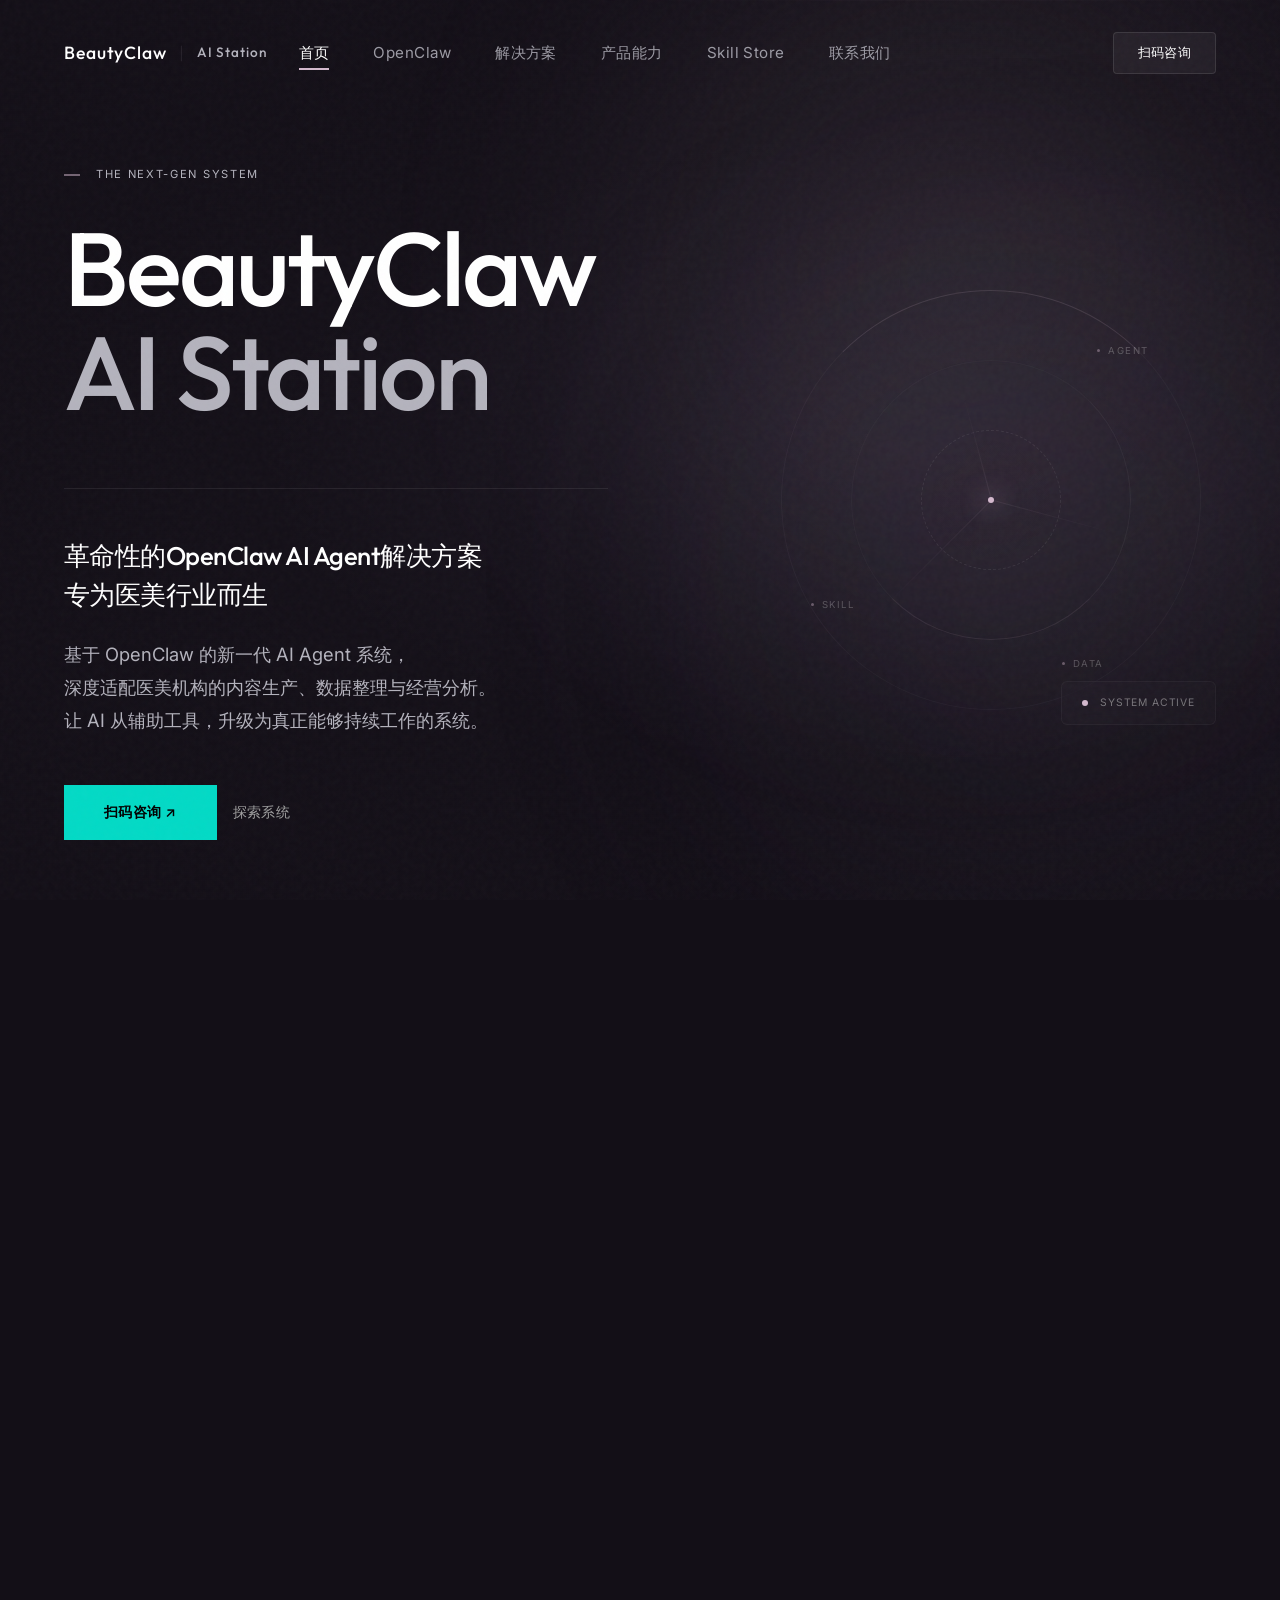
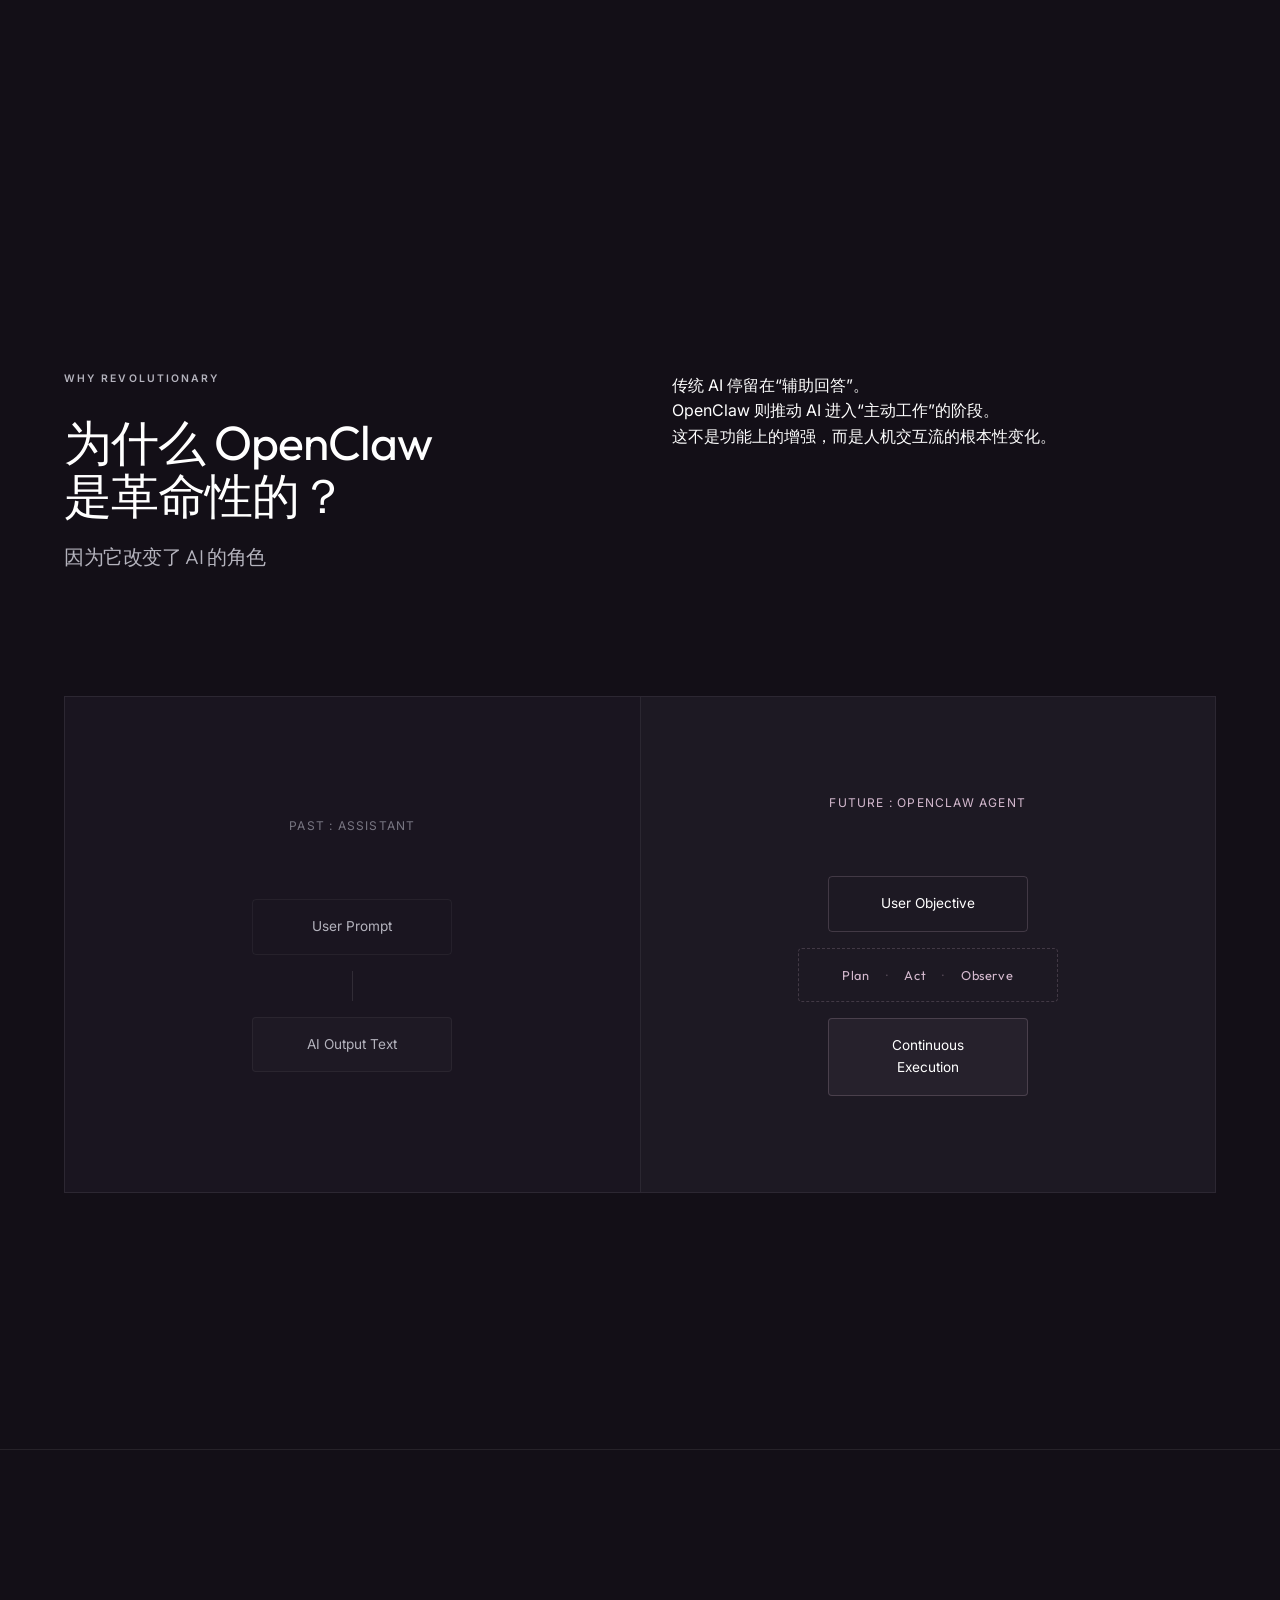
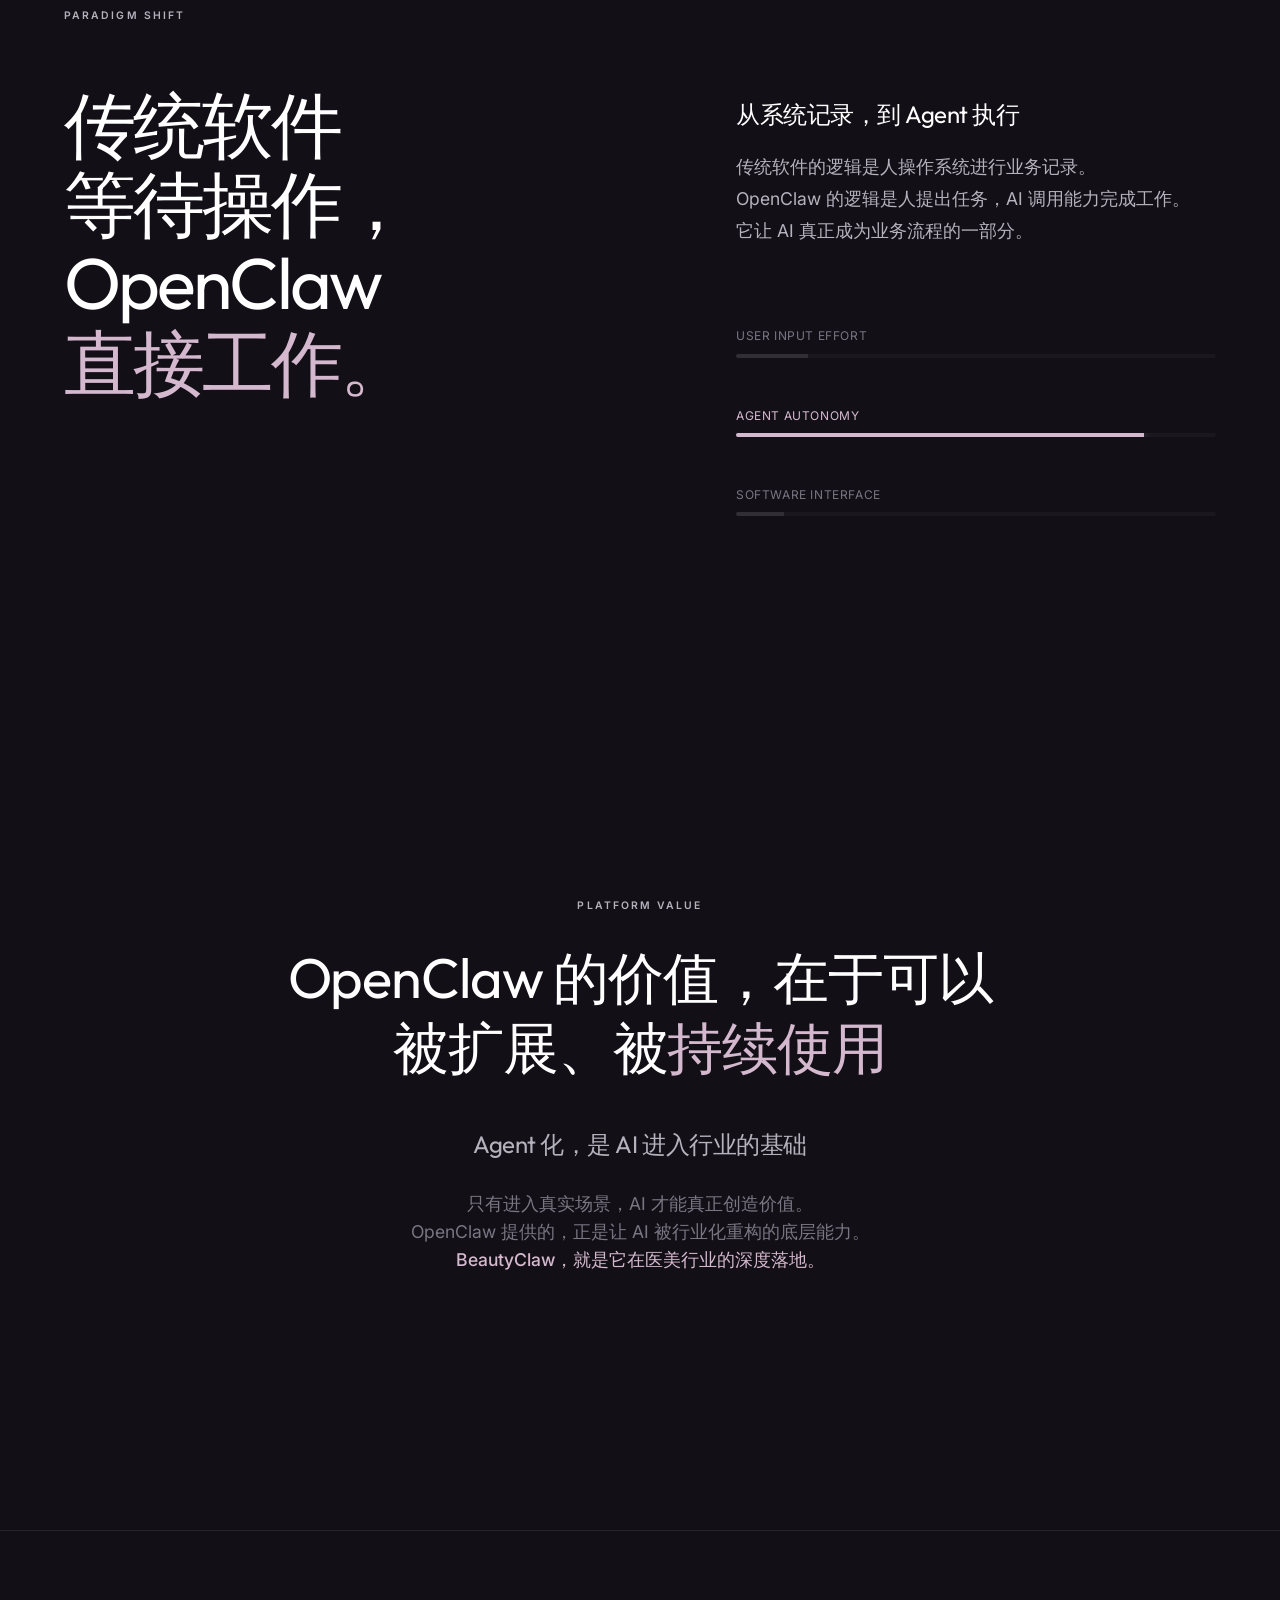
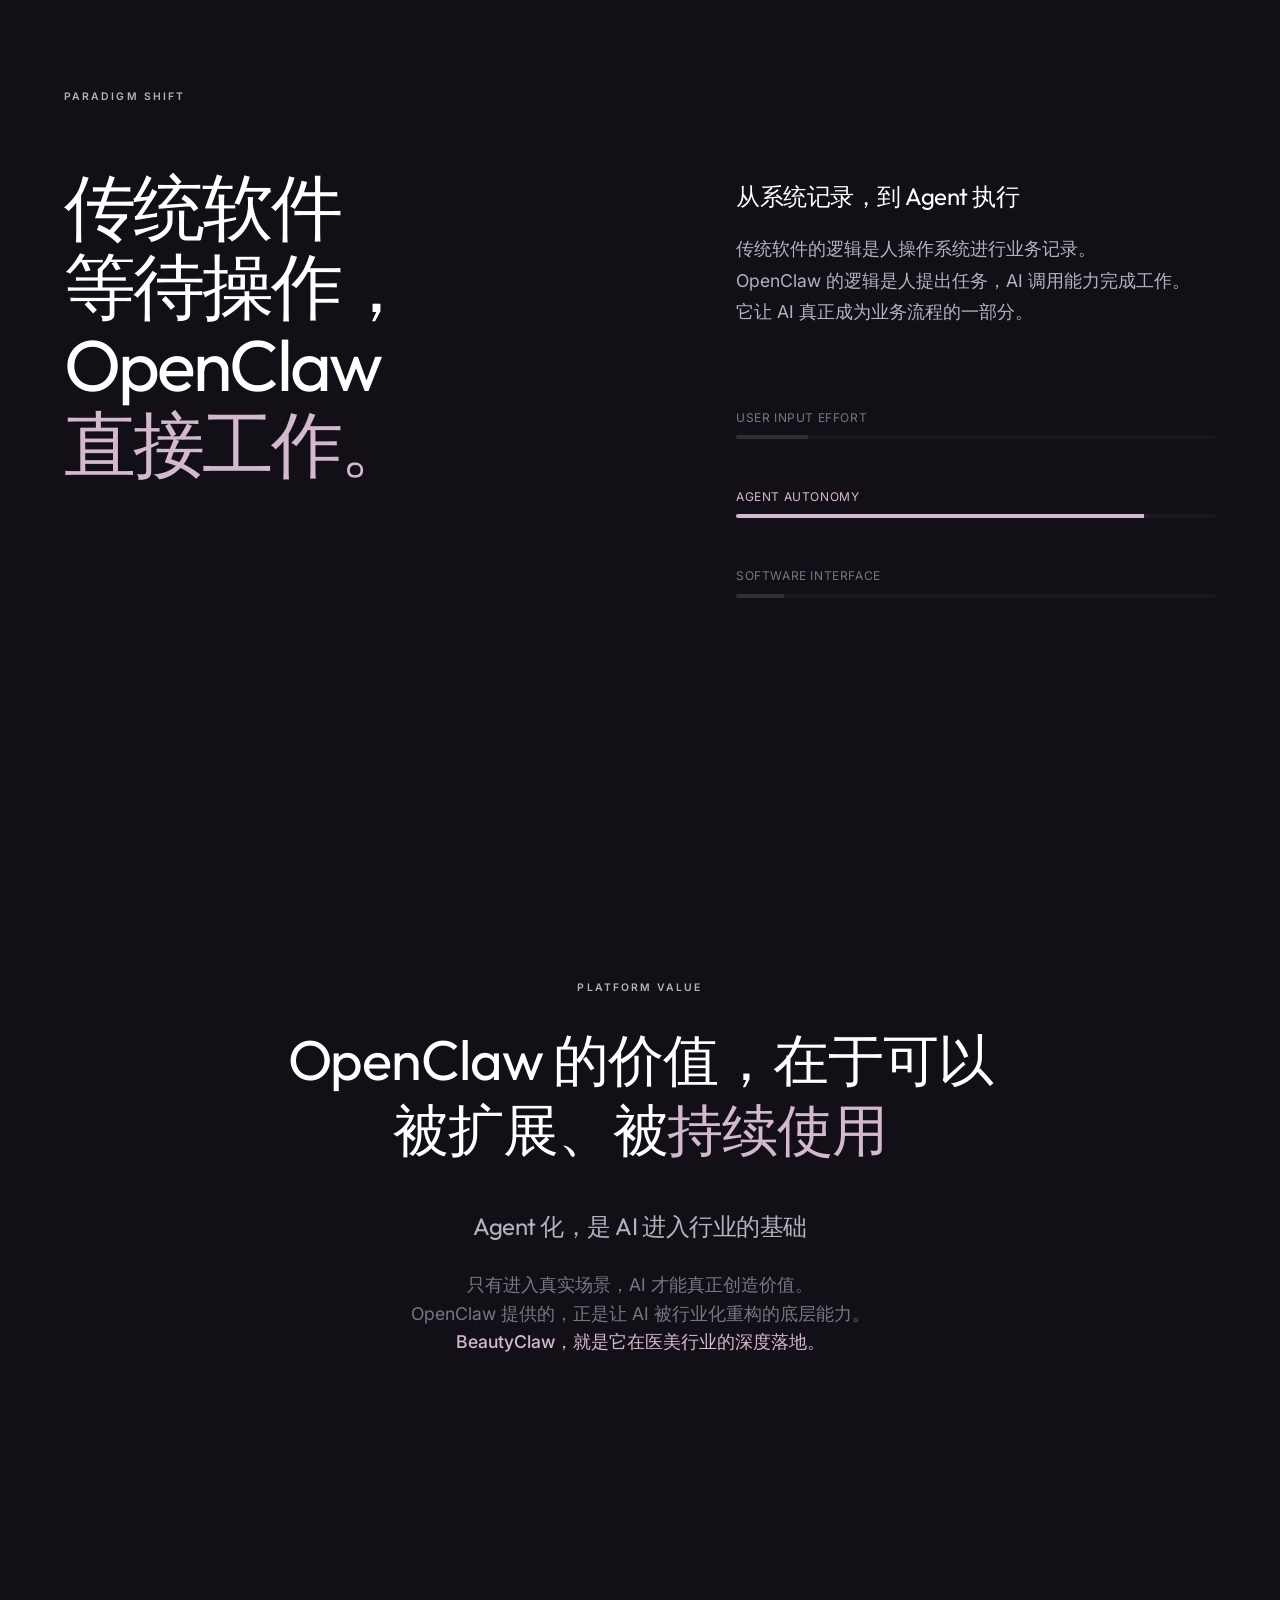
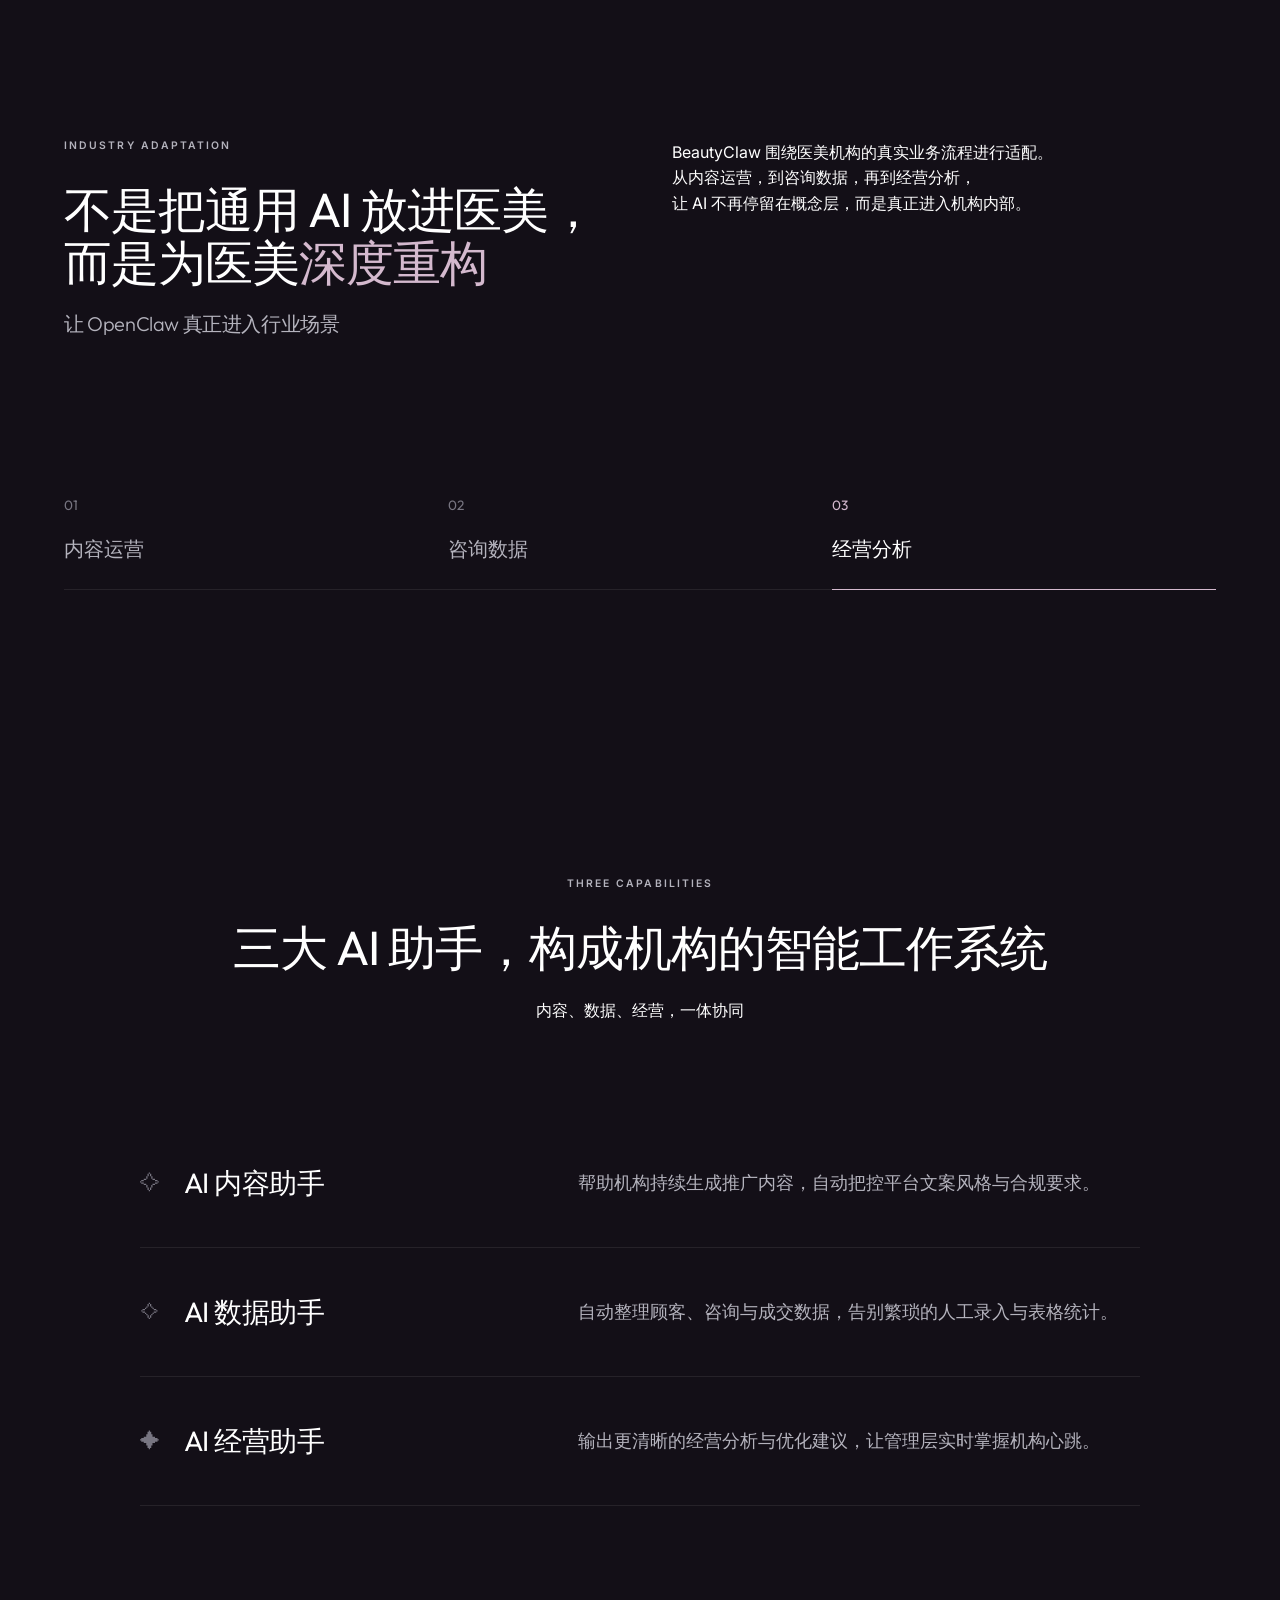
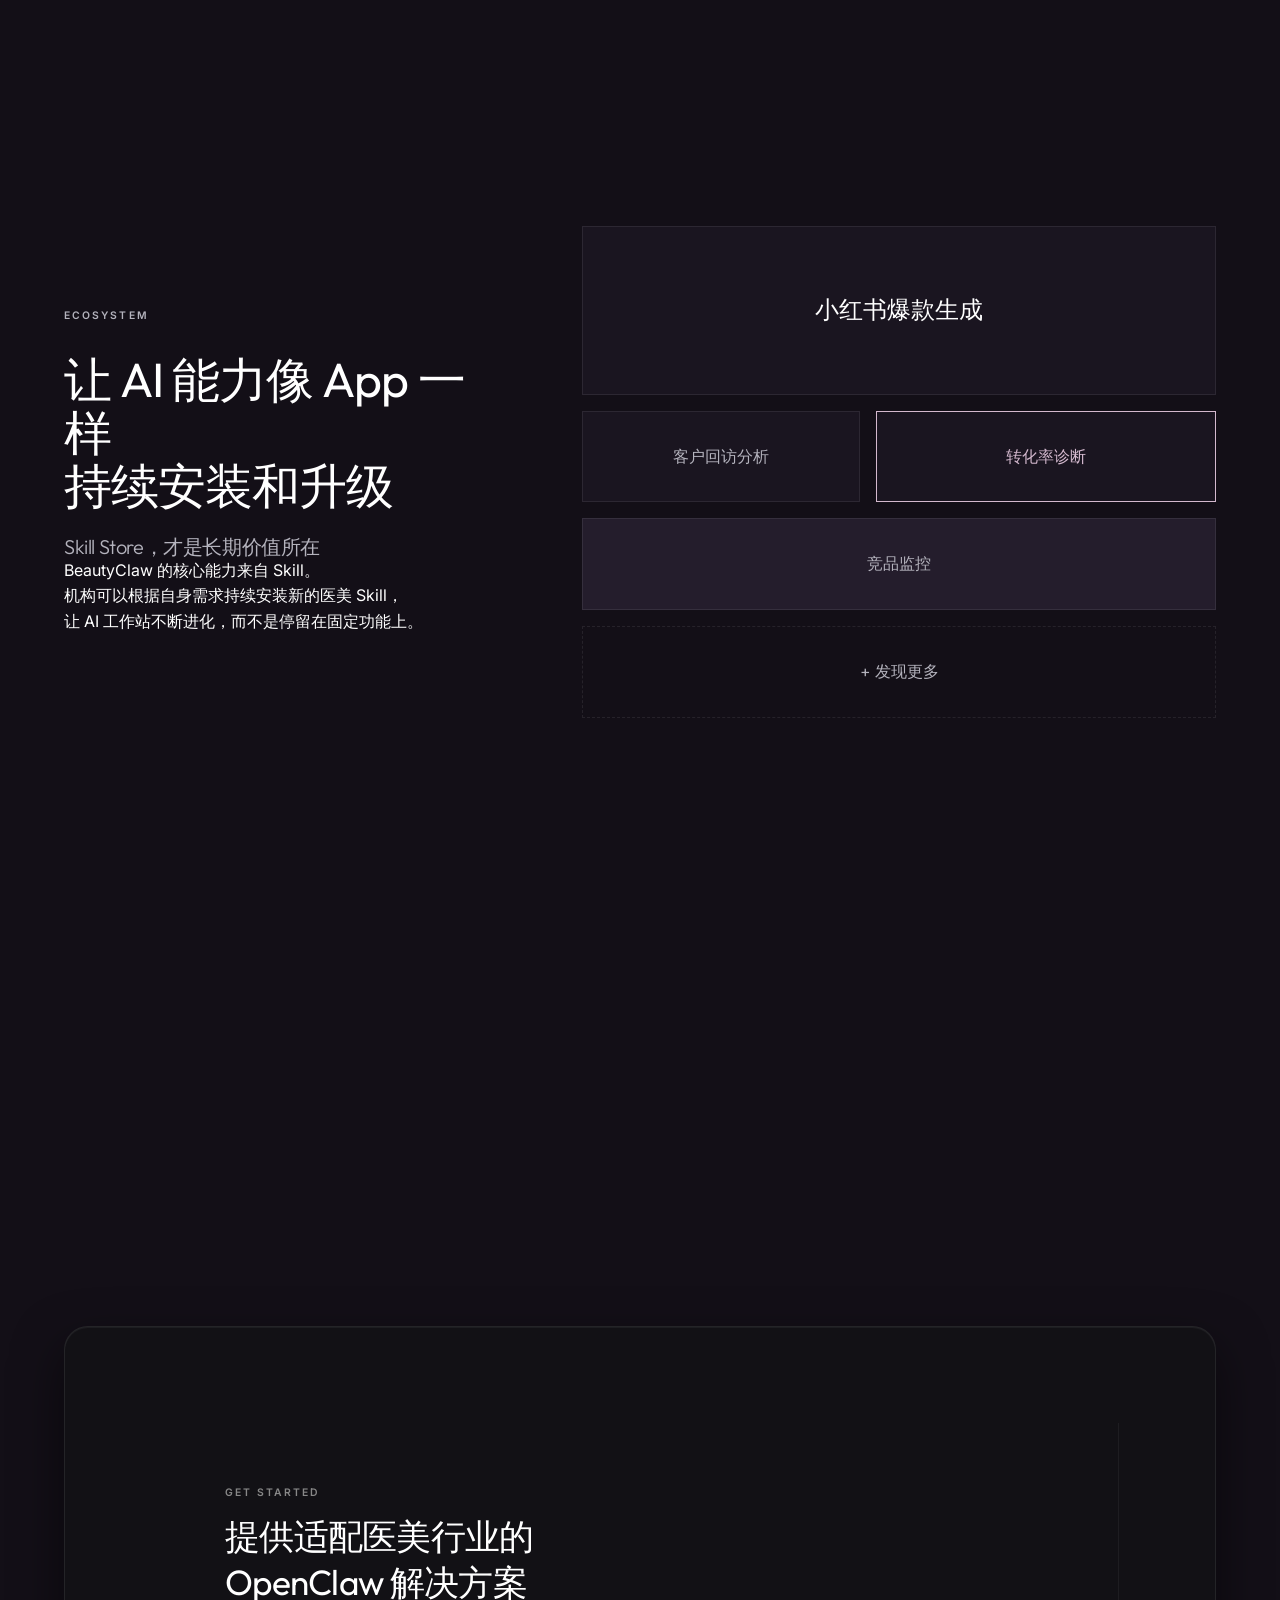
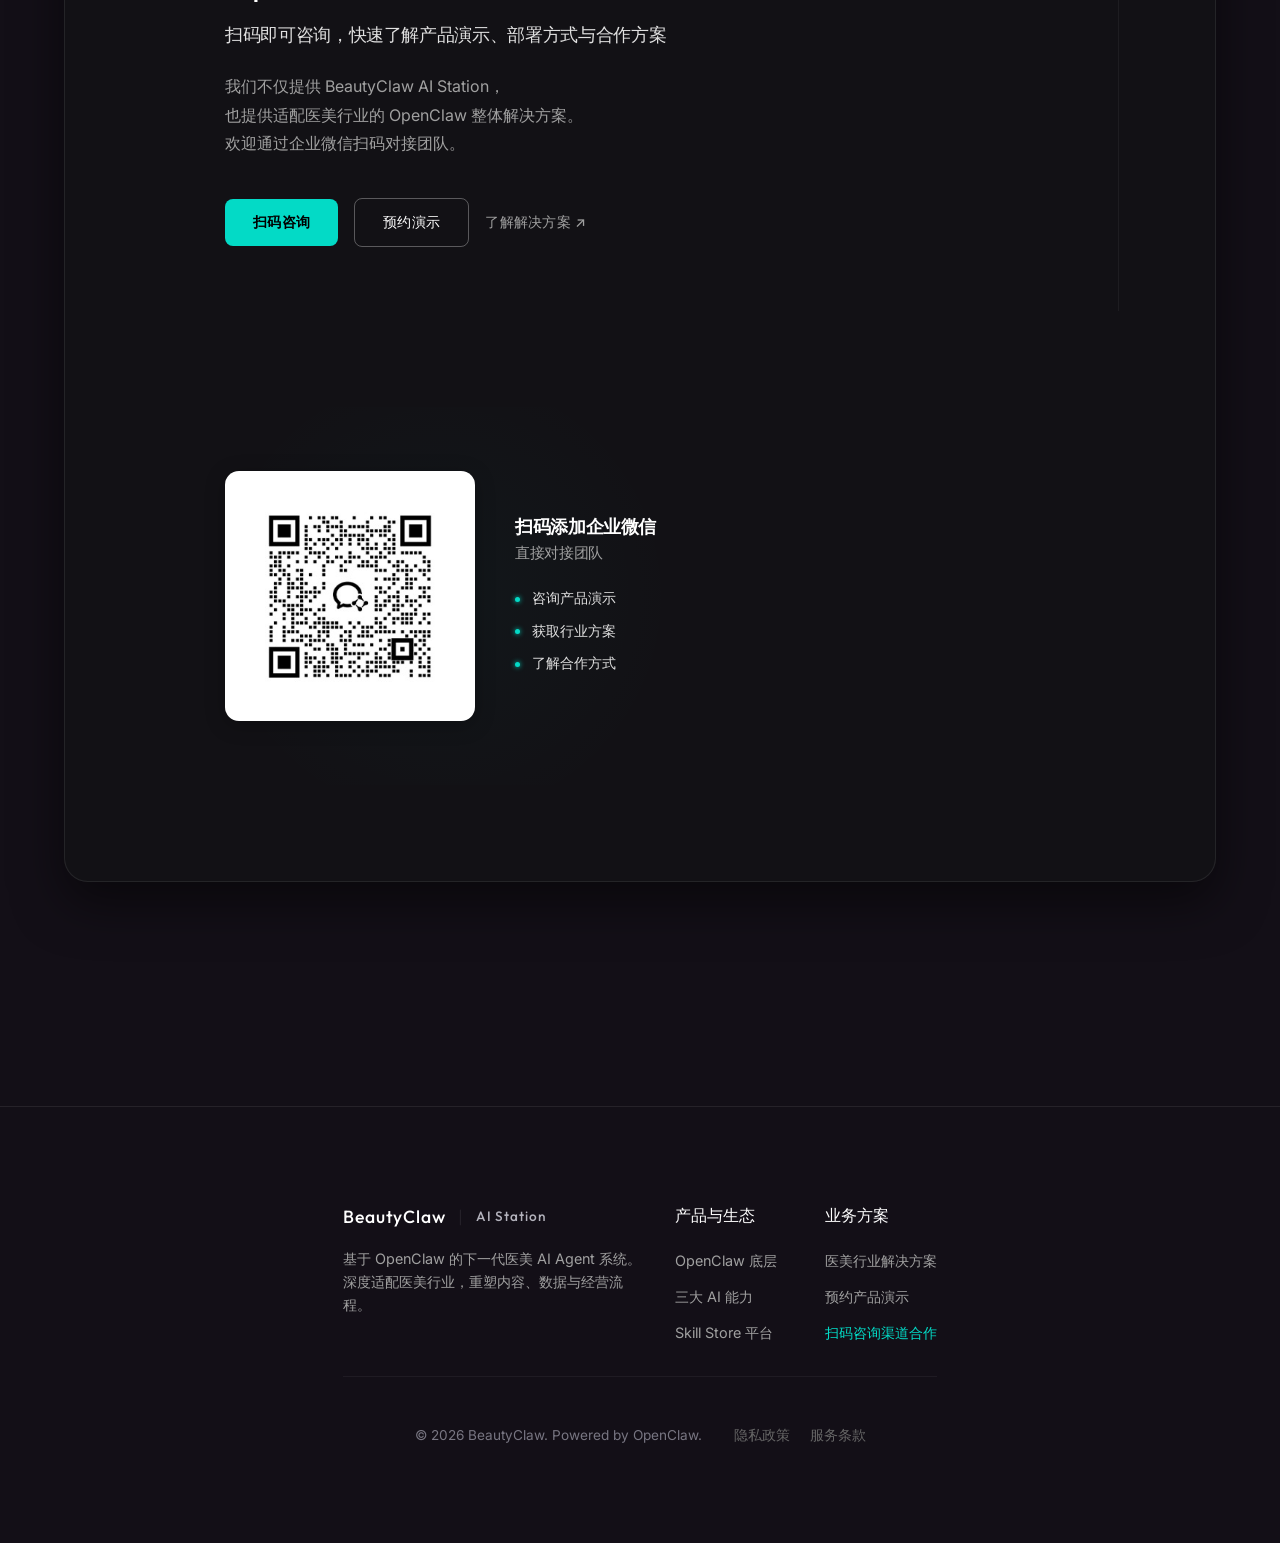
<file: index.html>
<!DOCTYPE html>
<html lang="zh-CN">
<head>
    <meta charset="UTF-8">
    <meta name="viewport" content="width=device-width, initial-scale=1.0">
    <title>BeautyClaw AI Station | 革命性的医美行业 AI Agent 工作站</title>
    <meta name="description" content="基于 OpenClaw 的新一代 AI Agent 系统，深度适配医美机构的内容生产、数据整理与经营分析。">
    <link rel="stylesheet" href="css/style.css">
    <link rel="preconnect" href="https://fonts.googleapis.com">
    <link rel="preconnect" href="https://fonts.gstatic.com" crossorigin>
    <link href="https://fonts.googleapis.com/css2?family=Inter:wght@300;400;500;600&family=Outfit:wght@300;400;500;600;700&display=swap" rel="stylesheet">
</head>
<body>
    <div class="noise-overlay"></div>
    
        <!-- Navbar -->
    <nav class="navbar" id="navbar">
        <div class="container nav-container">
            <div class="brand">
                <span class="brand-name">BeautyClaw</span>
                <span class="brand-line">|</span>
                <span class="brand-suffix">AI Station</span>
            </div>
            <div class="nav-links desktop-only" style="margin-right: auto; margin-left: 2rem;">
                <a href="index.html" class="nav-link active">首页</a>
                <a href="openclaw.html" class="nav-link">OpenClaw</a>
                <a href="industry.html" class="nav-link">解决方案</a>
                <a href="capabilities.html" class="nav-link">产品能力</a>
                <a href="skillstore.html" class="nav-link">Skill Store</a>
                <a href="contact.html" class="nav-link">联系我们</a>
            </div>
            <div class="nav-actions">
                <a href="contact.html" class="btn btn-nav-glass btn-sm">扫码咨询</a>
                <button class="menu-toggle mobile-only" aria-label="Menu" style="background:none; border:none; color:#fff; font-size:1.5rem; cursor:pointer;" onclick="document.getElementById('mobileNav').classList.toggle('active')">☰</button>
            </div>
        </div>
        <!-- Mobile nav links -->
        <div id="mobileNav" class="mobile-nav-menu" style="display: none; flex-direction: column; background: rgba(10,10,15,0.95); padding: 1rem; position: absolute; top: 100%; left: 0; width: 100%; border-bottom: 1px solid rgba(255,255,255,0.1); backdrop-filter: blur(10px);">
            <a href="index.html" class="nav-link active">首页</a>
            <a href="openclaw.html" class="nav-link">OpenClaw</a>
            <a href="industry.html" class="nav-link">行业解决方案</a>
            <a href="capabilities.html" class="nav-link">产品能力</a>
            <a href="skillstore.html" class="nav-link">Skill Store</a>
            <a href="contact.html" class="nav-link">联系我们</a>
        </div>
    </nav>

    <main class="smooth-wrapper">
        <!-- 1. Hero 首屏 -->
        <section class="hero slide-up-el">
            <div class="hero-bg-system">
                <div class="bg-glow center-glow"></div>
                <div class="bg-glow pink-glow"></div>
                <div class="bg-glow purple-glow"></div>
                <div class="bg-glow text-support-glow"></div>
                <div class="grid-layer"></div>
                <div class="system-scan-line"></div>
            </div>
            <div class="container hero-container">
                <div class="hero-layout">
                    <div class="hero-content-left">
                        <div class="hero-top">
                            <div class="hero-badge">The Next-Gen System</div>
                        </div>
                        <h1 class="hero-title">
                            BeautyClaw<br>
                            <span class="text-dim">AI Station</span>
                        </h1>
                        <div class="hero-text-block">
                            <h2 class="hero-subtitle">
                                革命性的OpenClaw AI Agent解决方案<br>
                                专为医美行业而生
                            </h2>
                            <div class="hero-desc-area">
                                <p class="hero-desc">
                                    基于 OpenClaw 的新一代 AI Agent 系统，<br class="desktop-only">
                                    深度适配医美机构的内容生产、数据整理与经营分析。<br class="desktop-only">
                                    让 AI 从辅助工具，升级为真正能够持续工作的系统。
                                </p>
                                <div class="hero-actions">
                                    <a href="#contact" class="btn btn-primary">扫码咨询 ↗</a>
                                    <a href="#solutions" class="btn btn-text">探索系统</a>
                                </div>
                            </div>
                        </div>
                    </div>
                    
                    <div class="hero-visual-right">
                        <div class="system-core">
                            <!-- Abstract Circular Node System -->
                            <div class="core-ring outer"></div>
                            <div class="core-ring middle"></div>
                            <div class="core-ring inner"></div>
                            <div class="core-center-node"></div>
                            
                            <!-- Connecting Data Lines -->
                            <div class="connection-path line-1"></div>
                            <div class="connection-path line-2"></div>
                            <div class="connection-path line-3"></div>
                            
                            <!-- Low Contrast Nodes -->
                            <div class="floating-nodes">
                                <div class="node node-1">Agent</div>
                                <div class="node node-2">Skill</div>
                                <div class="node node-3">Data</div>
                            </div>
                            
                            <!-- Glass Panel indicating System Status -->
                            <div class="glass-panel">
                                System Active
                            </div>
                        </div>
                    </div>
                </div>
            </div>
        </section>

        <!-- 2. OpenClaw 引入 (作为首页第二栏目) -->
        <section id="openclaw" class="section slide-up-el pt-large">
            <div class="container layout-massive-split" style="align-items: center;">
                <div class="massive-text">
                    <h4 class="section-subtitle-mono">INFRASTRUCTURE</h4>
                    <h2 class="massive-title" style="font-size: 3.5rem;">
                        OpenClaw：<br>
                        AI 从辅助回答<br>
                        <span class="text-highlight">走向主动执行</span><br>
                        的关键一步。
                    </h2>
                    <h3 class="judgement-subtitle" style="margin-top:2rem;">新一代 AI Agent 平台</h3>
                    <p class="judgement-desc" style="margin-top:1rem;">
                        过去的 AI 更像一个会回答问题的模型。<br>
                        而 OpenClaw 让 AI 开始理解任务、调用能力、<br>
                        执行流程，真正参与现实业务。
                    </p>
                </div>
                <div class="hero-visual-right" style="justify-content: center; height: 400px;">
                    <div class="agent-logic-diagram" style="transform: scale(0.85);">
                        <div class="logic-node logic-task">User Task</div>
                        <div class="logic-line l-1"></div>
                        <div class="logic-node logic-agent highlight">AGENT CORE</div>
                        <div class="logic-line l-2"></div>
                        <div class="logic-nodes-group">
                            <div class="logic-subnode">Skill</div>
                            <div class="logic-subnode">Data</div>
                            <div class="logic-subnode">Tool</div>
                        </div>
                        <div class="logic-line l-3"></div>
                        <div class="logic-node logic-result dark">System Execution</div>
                        <div class="oc-ring outer"></div>
                        <div class="oc-ring inner"></div>
                    </div>
                </div>
            </div>
        </section>

        <!-- 3. 为什么 OpenClaw 是革命性的 -->
        <section class="section slide-up-el pt-large">
            <div class="container layout-header-side">
                <div class="side-title">
                    <h4 class="section-subtitle-mono">WHY REVOLUTIONARY</h4>
                    <h2 class="section-title">为什么 OpenClaw<br>是革命性的？</h2>
                    <h4 class="subsection-title">因为它改变了 AI 的角色</h4>
                </div>
                <div class="side-content">
                    <p class="section-desc text-left">
                        传统 AI 停留在“辅助回答”。<br>
                        OpenClaw 则推动 AI 进入“主动工作”的阶段。<br>
                        这不是功能上的增强，而是人机交互流的根本性变化。
                    </p>
                </div>
            </div>
            
            <div class="container">
                <div class="compare-monolith-box">
                    <div class="compare-side pass-side">
                        <div class="compare-tag">Past : Assistant</div>
                        <div class="compare-graphic">
                            <div class="cg-line">User Prompt</div>
                            <div class="cg-dot"></div>
                            <div class="cg-line end">AI Output Text</div>
                        </div>
                    </div>
                    <div class="compare-divider"></div>
                    <div class="compare-side future-side active">
                        <div class="compare-tag highlight">Future : OpenClaw Agent</div>
                        <div class="compare-graphic complex">
                            <div class="cg-line active">User Objective</div>
                            <div class="cg-core-loop">
                                <span>Plan</span>
                                <span class="dot">·</span>
                                <span>Act</span>
                                <span class="dot">·</span>
                                <span>Observe</span>
                            </div>
                            <div class="cg-line end active">Continuous Execution</div>
                        </div>
                    </div>
                </div>
            </div>
        </section>

        <!-- 4. 与传统软件的区别 -->
        <section class="section slide-up-el mt-large block-heavy">
            <div class="container pb-0">
                <h4 class="section-subtitle-mono text-darker">PARADIGM SHIFT</h4>
            </div>
            <div class="container layout-massive-split">
                <div class="massive-text">
                    <h2 class="massive-title">
                        传统软件<br>等待操作，<br>
                        OpenClaw<br>
                        <span class="text-highlight">直接工作。</span>
                    </h2>
                </div>
                <div class="massive-desc">
                    <div class="desc-box">
                        <h3>从系统记录，到 Agent 执行</h3>
                        <p>
                            传统软件的逻辑是人操作系统进行业务记录。<br>
                            OpenClaw 的逻辑是人提出任务，AI 调用能力完成工作。<br>
                            它让 AI 真正成为业务流程的一部分。
                        </p>
                    </div>
                    
                    <div class="abstract-workflow-relations">
                        <div class="relation-row">
                            <span class="rel-label dim">User Input Effort</span>
                            <div class="rel-track"><div class="rel-fill" style="width: 15%;"></div></div>
                        </div>
                        <div class="relation-row mt-1">
                            <span class="rel-label">Agent Autonomy</span>
                            <div class="rel-track"><div class="rel-fill active" style="width: 85%;"></div></div>
                        </div>
                        <div class="relation-row mt-1">
                            <span class="rel-label dim">Software Interface</span>
                            <div class="rel-track"><div class="rel-fill" style="width: 10%;"></div></div>
                        </div>
                    </div>
                </div>
            </div>
        </section>

        <!-- 5. 平台价值 -->
        <section class="section slide-up-el pt-large mb-large">
            <div class="container center-wrapper">
                <h4 class="section-subtitle-mono">PLATFORM VALUE</h4>
                <h2 class="judgement-title">
                    OpenClaw 的价值，在于可以<br>被扩展、被<span class="text-highlight">持续使用</span>
                </h2>
                <h3 class="judgement-subtitle">Agent 化，是 AI 进入行业的基础</h3>
                <p class="judgement-desc">
                    只有进入真实场景，AI 才能真正创造价值。<br>
                    OpenClaw 提供的，正是让 AI 被行业化重构的底层能力。<br>
                    <span class="text-highlight">BeautyClaw，就是它在医美行业的深度落地。</span>
                </p>
            </div>
        </section>

        <!-- 4. 与传统软件的区别 -->
        <section class="section slide-up-el mt-large block-heavy">
            <div class="container pb-0">
                <h4 class="section-subtitle-mono text-darker">PARADIGM SHIFT</h4>
            </div>
            <div class="container layout-massive-split">
                <div class="massive-text">
                    <h2 class="massive-title">
                        传统软件<br>等待操作，<br>
                        OpenClaw<br>
                        <span class="text-highlight">直接工作。</span>
                    </h2>
                </div>
                <div class="massive-desc">
                    <div class="desc-box">
                        <h3>从系统记录，到 Agent 执行</h3>
                        <p>
                            传统软件的逻辑是人操作系统进行业务记录。<br>
                            OpenClaw 的逻辑是人提出任务，AI 调用能力完成工作。<br>
                            它让 AI 真正成为业务流程的一部分。
                        </p>
                    </div>
                    
                    <div class="abstract-workflow-relations">
                        <div class="relation-row">
                            <span class="rel-label dim">User Input Effort</span>
                            <div class="rel-track"><div class="rel-fill" style="width: 15%;"></div></div>
                        </div>
                        <div class="relation-row mt-1">
                            <span class="rel-label">Agent Autonomy</span>
                            <div class="rel-track"><div class="rel-fill active" style="width: 85%;"></div></div>
                        </div>
                        <div class="relation-row mt-1">
                            <span class="rel-label dim">Software Interface</span>
                            <div class="rel-track"><div class="rel-fill" style="width: 10%;"></div></div>
                        </div>
                    </div>
                </div>
            </div>
        </section>

        <!-- 5. 平台价值 -->
        <section class="section slide-up-el pt-large mb-large">
            <div class="container center-wrapper">
                <h4 class="section-subtitle-mono">PLATFORM VALUE</h4>
                <h2 class="judgement-title">
                    OpenClaw 的价值，在于可以<br>被扩展、被<span class="text-highlight">持续使用</span>
                </h2>
                <h3 class="judgement-subtitle">Agent 化，是 AI 进入行业的基础</h3>
                <p class="judgement-desc">
                    只有进入真实场景，AI 才能真正创造价值。<br>
                    OpenClaw 提供的，正是让 AI 被行业化重构的底层能力。<br>
                    <span class="text-highlight">BeautyClaw，就是它在医美行业的深度落地。</span>
                </p>
            </div>
        </section>

        <!-- 4. 医美行业适配 (Horizontal flow / Abstract pipeline) -->
        <section class="section adaptation slide-up-el mt-large">
            <div class="container">
                <div class="layout-header-side">
                    <div class="side-title">
                        <h4 class="section-subtitle-mono">INDUSTRY ADAPTATION</h4>
                        <h2 class="section-title">不是把通用 AI 放进医美，<br>而是为医美<span class="text-highlight">深度重构</span></h2>
                        <h4 class="subsection-title">让 OpenClaw 真正进入行业场景</h4>
                    </div>
                    <div class="side-content">
                        <p class="section-desc text-left">
                            BeautyClaw 围绕医美机构的真实业务流程进行适配。<br>
                            从内容运营，到咨询数据，再到经营分析，<br>
                            让 AI 不再停留在概念层，而是真正进入机构内部。
                        </p>
                    </div>
                </div>

                <div class="adaptation-pipeline">
                    <div class="pipeline-step">
                        <div class="step-num">01</div>
                        <div class="step-name">内容运营</div>
                        <div class="step-line"></div>
                    </div>
                    <div class="pipeline-step">
                        <div class="step-num">02</div>
                        <div class="step-name">咨询数据</div>
                        <div class="step-line"></div>
                    </div>
                    <div class="pipeline-step highlight">
                        <div class="step-num">03</div>
                        <div class="step-name">经营分析</div>
                        <div class="step-line"></div>
                    </div>
                </div>
            </div>
        </section>

        <!-- 5. 三大能力 (List rhythm instead of cards) -->
        <section id="solutions" class="section capabilities slide-up-el">
            <div class="container">
                <h4 class="section-subtitle-mono center">THREE CAPABILITIES</h4>
                <h2 class="section-title center large-margin">三大 AI 助手，构成机构的智能工作系统</h2>
                <p class="center section-desc mb-large">内容、数据、经营，一体协同</p>
                
                <div class="capability-list">
                    <div class="cap-item">
                        <div class="cap-left">
                            <span class="cap-icon">✧</span>
                            <h3>AI 内容助手</h3>
                        </div>
                        <div class="cap-right">
                            <p>帮助机构持续生成推广内容，自动把控平台文案风格与合规要求。</p>
                        </div>
                    </div>
                    <div class="cap-separator"></div>
                    <div class="cap-item">
                        <div class="cap-left">
                            <span class="cap-icon text-highlight">⟡</span>
                            <h3>AI 数据助手</h3>
                        </div>
                        <div class="cap-right">
                            <p>自动整理顾客、咨询与成交数据，告别繁琐的人工录入与表格统计。</p>
                        </div>
                    </div>
                    <div class="cap-separator"></div>
                    <div class="cap-item">
                        <div class="cap-left">
                            <span class="cap-icon">✦</span>
                            <h3>AI 经营助手</h3>
                        </div>
                        <div class="cap-right">
                            <p>输出更清晰的经营分析与优化建议，让管理层实时掌握机构心跳。</p>
                        </div>
                    </div>
                    <div class="cap-separator"></div>
                </div>
            </div>
        </section>

        <!-- 6. Skill Store (Ecosystem layout) -->
        <section class="section skill-store slide-up-el">
            <div class="container store-container">
                <div class="store-info">
                    <h4 class="section-subtitle-mono">ECOSYSTEM</h4>
                    <h2 class="section-title">让 AI 能力像 App 一样<br>持续安装和升级</h2>
                    <h4 class="subsection-title">Skill Store，才是长期价值所在</h4>
                    <p class="section-desc text-left">
                        BeautyClaw 的核心能力来自 Skill。<br>
                        机构可以根据自身需求持续安装新的医美 Skill，<br>
                        让 AI 工作站不断进化，而不是停留在固定功能上。
                    </p>
                </div>
                <div class="store-mosaic">
                    <div class="mosaic-track">
                        <div class="mosaic-tile large">小红书爆款生成</div>
                        <div class="mosaic-tile thin">客户回访分析</div>
                        <div class="mosaic-tile highlight">转化率诊断</div>
                        <div class="mosaic-tile dark">竞品监控</div>
                        <div class="mosaic-tile thin outline">+ 发现更多</div>
                    </div>
                </div>
            </div>
        </section>

        <!-- 7. 销售转化区 (Premium Business Card style) -->
                <!-- Unified Contact CTA Section -->
        <section id="contact" class="section contact-conversion slide-up-el pb-large mt-large" style="margin-bottom: 4rem;">
            <div class="container pt-large">
                <div class="premium-conversion-card" style="display: flex; background: rgba(18,18,22, 0.95); border: 1px solid rgba(255,255,255,0.08); border-radius: 24px; box-shadow: 0 20px 50px rgba(0,0,0,0.5), inset 0 1px 0 rgba(255,255,255,0.05); overflow: hidden; justify-content: space-between; flex-wrap: wrap;">
                    
                    <div class="conversion-left" style="padding: 4rem; flex: 1; min-width: 320px; display: flex; flex-direction: column; justify-content: center; border-right: 1px solid rgba(255,255,255,0.05);">
                        <h4 class="section-subtitle-mono" style="color: #888; margin-bottom: 1rem; letter-spacing: 2px;">GET STARTED</h4>
                        <h2 class="conversion-title" style="font-size: 2.2rem; margin-bottom: 1rem; color: #fff; line-height: 1.3;">提供适配医美行业的<br>OpenClaw 解决方案</h2>
                        <h4 class="conversion-subtitle" style="font-size: 1.1rem; color: #e0e0e0; margin-bottom: 1.5rem; font-weight: 500;">扫码即可咨询，快速了解产品演示、部署方式与合作方案</h4>
                        <p class="conversion-desc" style="color: #a0a0a0; line-height: 1.8; margin-bottom: 2.5rem; max-width: 400px; font-size: 1rem;">
                            我们不仅提供 BeautyClaw AI Station，<br>
                            也提供适配医美行业的 OpenClaw 整体解决方案。<br>
                            欢迎通过企业微信扫码对接团队。
                        </p>
                        <div class="conversion-actions" style="display: flex; gap: 1rem; align-items: center; flex-wrap: wrap;">
                            <a href="contact.html" class="btn btn-primary" style="padding: 12px 28px; border-radius: 8px;">扫码咨询</a>
                            <a href="contact.html" class="btn btn-outline" style="padding: 12px 28px; border-radius: 8px;">预约演示</a>
                            <a href="contact.html" class="btn btn-text" style="color: #03dac6;">了解解决方案 ↗</a>
                        </div>
                    </div>
                    
                    <div class="conversion-right" style="padding: 4rem; display: flex; align-items: center; justify-content: center; background: radial-gradient(circle at center, rgba(3, 218, 198, 0.03) 0%, transparent 70%); flex-wrap: wrap; gap: 2.5rem;">
                        <div class="qr-core-display" style="width: 250px; height: 250px; background: #fff; border-radius: 14px; padding: 16px; display: flex; align-items: center; justify-content: center; box-shadow: 0 4px 20px rgba(0,0,0,0.25); flex-shrink: 0; overflow: hidden;">
                            <img src="images/wecom_qr.png" alt="企业微信二维码 - 扫码添加 BeautyClaw" style="width: 100%; height: 100%; object-fit: contain; display: block;">
                        </div>
                        <div class="qr-side-text" style="text-align: left;">
                            <h3 class="qst-title" style="font-size: 1.15rem; font-weight: 600; color: #fff; margin-bottom: 0.5rem;">扫码添加企业微信</h3>
                            <h4 class="qst-subtitle" style="font-size: 0.95rem; color: #a0a0a0; font-weight: 400; margin-bottom: 1.5rem;">直接对接团队</h4>
                            <ul class="qst-list" style="list-style: none; padding: 0; margin: 0; display: flex; flex-direction: column; gap: 0.6rem; color: #e0e0e0; font-size: 0.9rem;">
                                <li><span class="sst-dot" style="display: inline-block; width: 5px; height: 5px; border-radius: 50%; background: #03dac6; margin-right: 8px; vertical-align: middle; box-shadow: 0 0 5px #03dac6;"></span> 咨询产品演示</li>
                                <li><span class="sst-dot" style="display: inline-block; width: 5px; height: 5px; border-radius: 50%; background: #03dac6; margin-right: 8px; vertical-align: middle; box-shadow: 0 0 5px #03dac6;"></span> 获取行业方案</li>
                                <li><span class="sst-dot" style="display: inline-block; width: 5px; height: 5px; border-radius: 50%; background: #03dac6; margin-right: 8px; vertical-align: middle; box-shadow: 0 0 5px #03dac6;"></span> 了解合作方式</li>
                            </ul>
                        </div>
                    </div>

                </div>
            </div>
        </section>
</main>

        <!-- Footer -->
    <footer class="footer">
        <div class="container footer-wrapper" style="display: flex; flex-direction: column; gap: 2rem;">
            <div class="footer-top" style="display: flex; justify-content: space-between; flex-wrap: wrap; gap: 2rem; border-bottom: 1px solid rgba(255,255,255,0.05); padding-bottom: 2rem;">
                <div class="brand-area" style="max-width: 300px;">
                    <div class="brand" style="margin-bottom: 1rem;">
                        <span class="brand-name">BeautyClaw</span>
                        <span class="brand-line">|</span>
                        <span class="brand-suffix">AI Station</span>
                    </div>
                    <p style="color: #a0a0a0; font-size: 0.9rem; line-height: 1.6;">基于 OpenClaw 的下一代医美 AI Agent 系统。深度适配医美行业，重塑内容、数据与经营流程。</p>
                </div>
                <div class="footer-links" style="display: flex; gap: 3rem; flex-wrap: wrap;">
                    <div class="link-group" style="display: flex; flex-direction: column; gap: 0.8rem;">
                        <span style="color: #fff; font-weight: 500; margin-bottom: 0.5rem;">产品与生态</span>
                        <a href="openclaw.html" style="color: #a0a0a0; text-decoration: none; font-size: 0.9rem;">OpenClaw 底层</a>
                        <a href="capabilities.html" style="color: #a0a0a0; text-decoration: none; font-size: 0.9rem;">三大 AI 能力</a>
                        <a href="skillstore.html" style="color: #a0a0a0; text-decoration: none; font-size: 0.9rem;">Skill Store 平台</a>
                    </div>
                    <div class="link-group" style="display: flex; flex-direction: column; gap: 0.8rem;">
                        <span style="color: #fff; font-weight: 500; margin-bottom: 0.5rem;">业务方案</span>
                        <a href="industry.html" style="color: #a0a0a0; text-decoration: none; font-size: 0.9rem;">医美行业解决方案</a>
                        <a href="contact.html" style="color: #a0a0a0; text-decoration: none; font-size: 0.9rem;">预约产品演示</a>
                        <a href="contact.html" style="color: #03dac6; text-decoration: none; font-size: 0.9rem;">扫码咨询渠道合作</a>
                    </div>
                </div>
            </div>
            <div class="footer-bottom" style="display: flex; justify-content: space-between; color: #666; font-size: 0.85rem; padding-top: 1rem;">
                <div class="copyright">&copy; 2026 BeautyClaw. Powered by OpenClaw.</div>
                <div class="legal">
                    <a href="#" style="color: #666; text-decoration: none; margin-left: 1rem;">隐私政策</a>
                    <a href="#" style="color: #666; text-decoration: none; margin-left: 1rem;">服务条款</a>
                </div>
            </div>
        </div>
    </footer>

    <script src="js/script.js"></script>

<script>
    function toggleMobileNav() {
        const menu = document.getElementById('mobileNav');
        if(menu) {
            menu.style.display = menu.style.display === 'none' || menu.style.display === '' ? 'flex' : 'none';
        }
    }
    const btn = document.querySelector('.menu-toggle');
    if (btn) btn.onclick = toggleMobileNav;
</script>
</body>
</html>
</file>
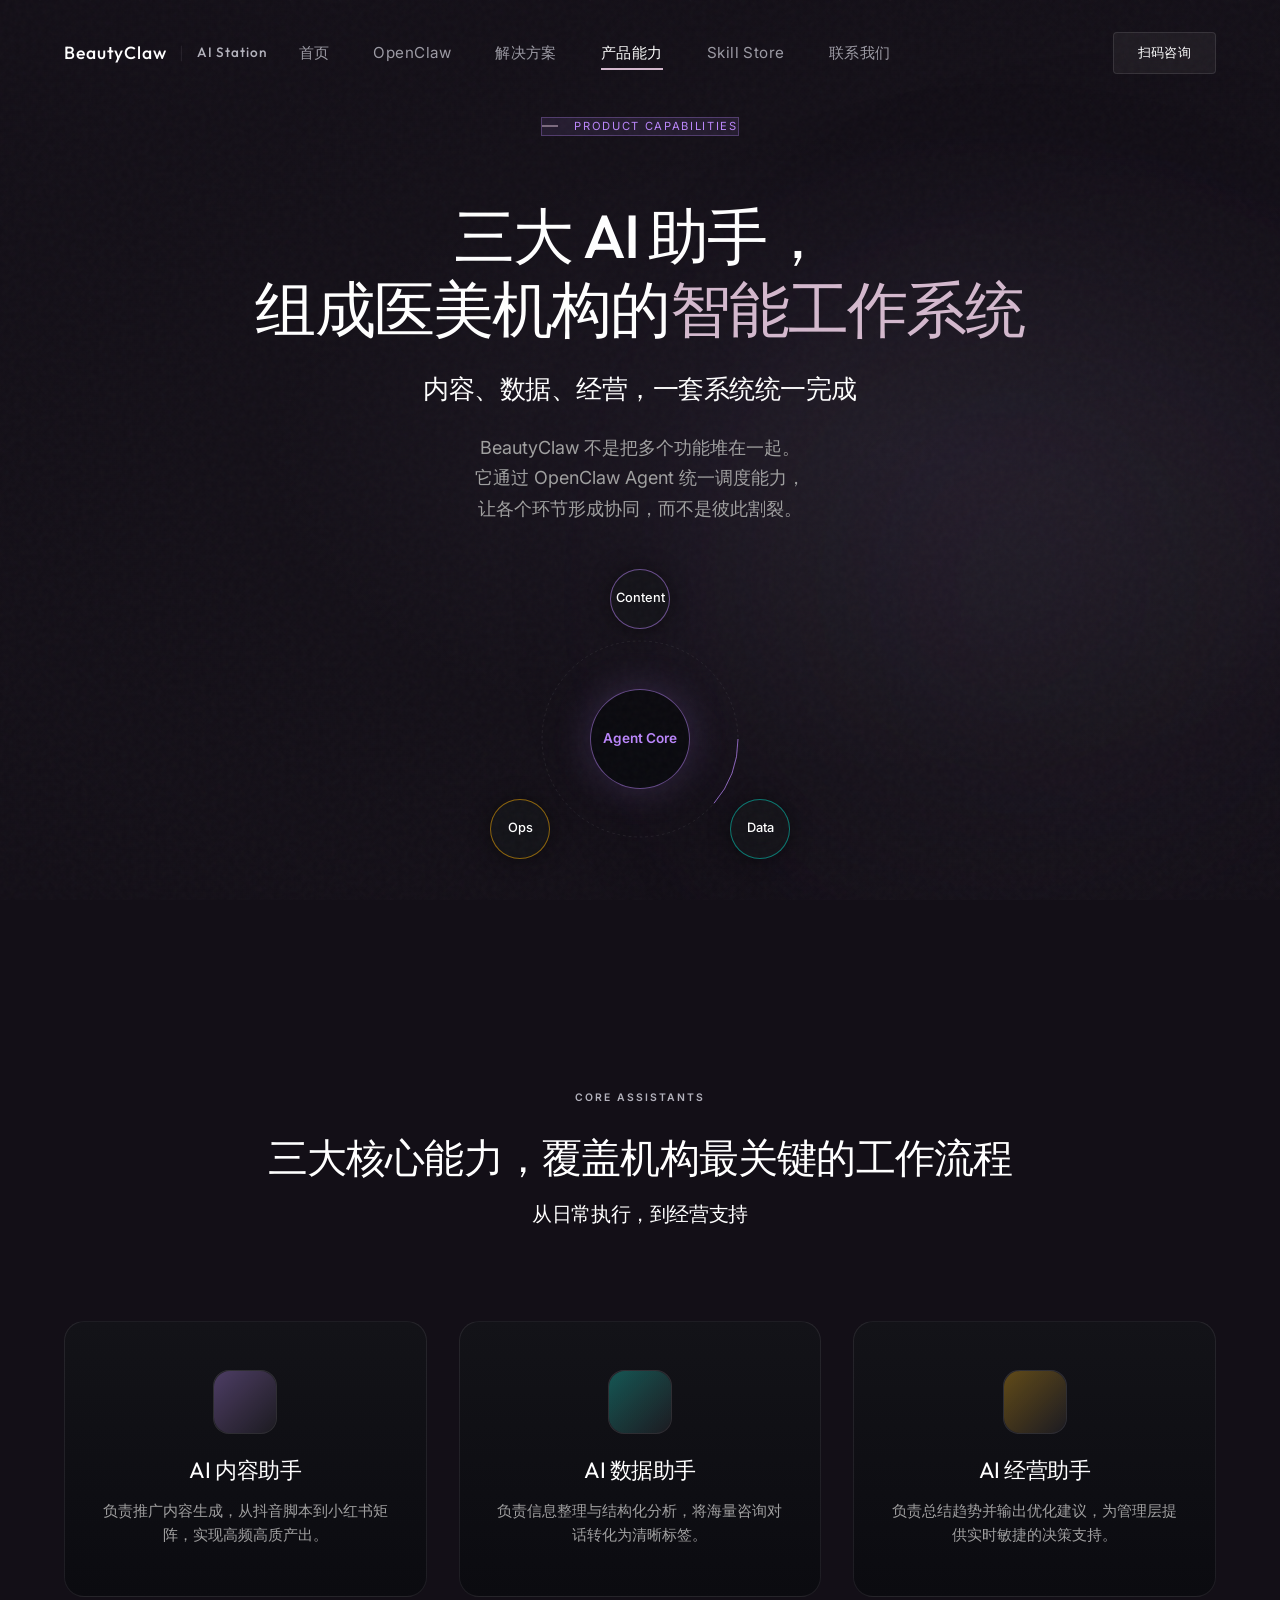
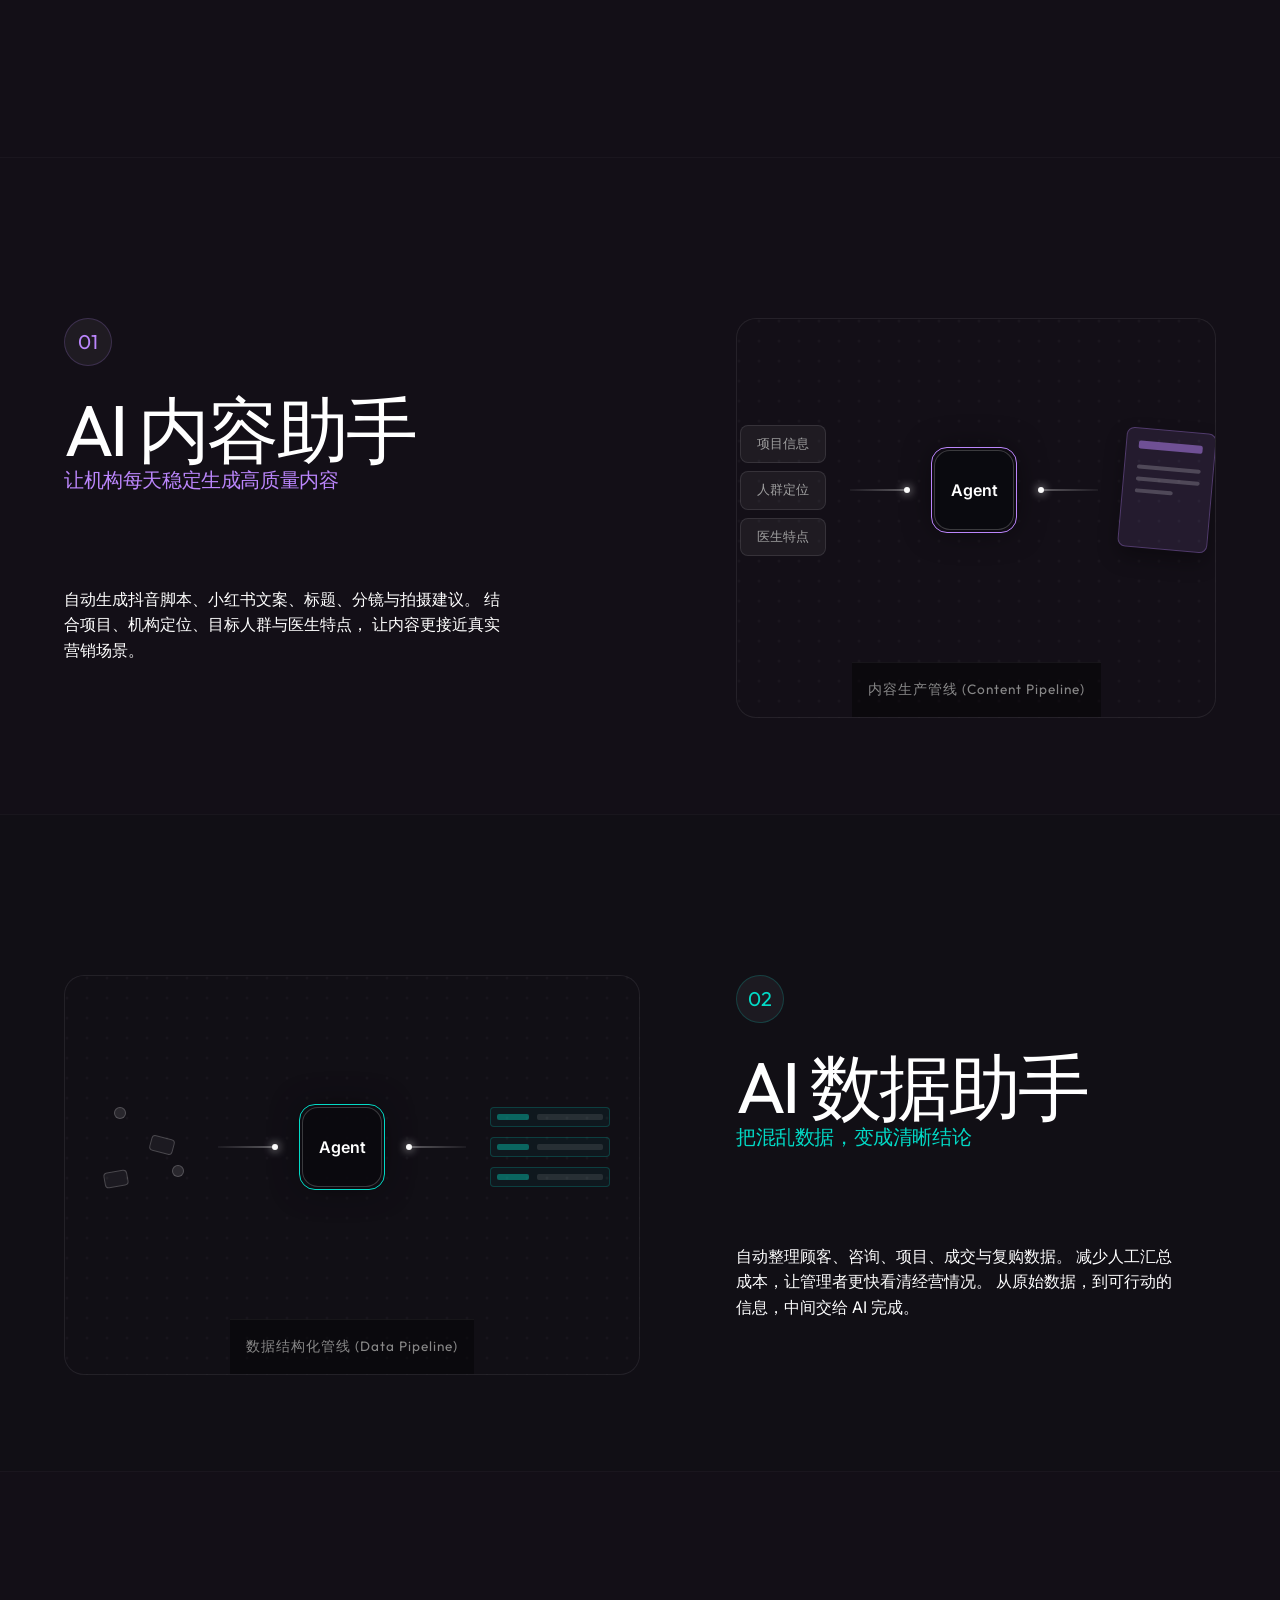
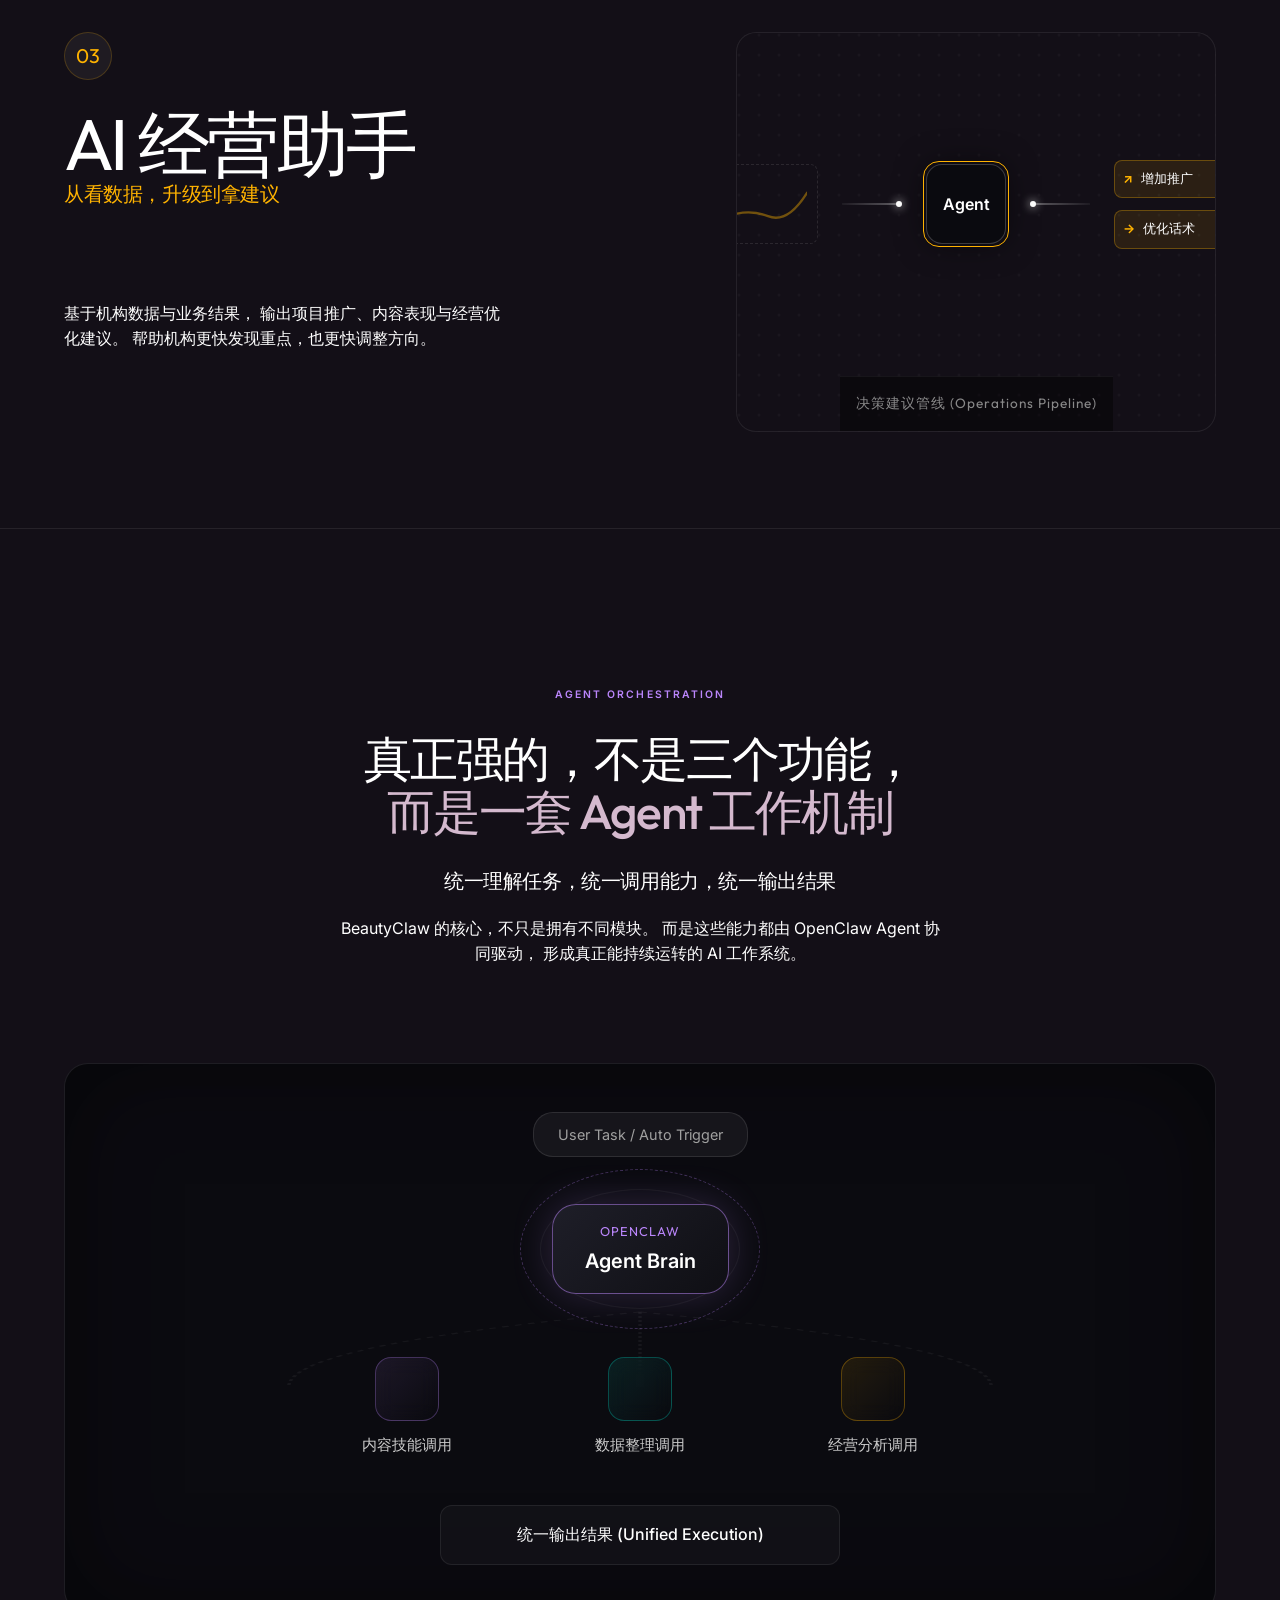
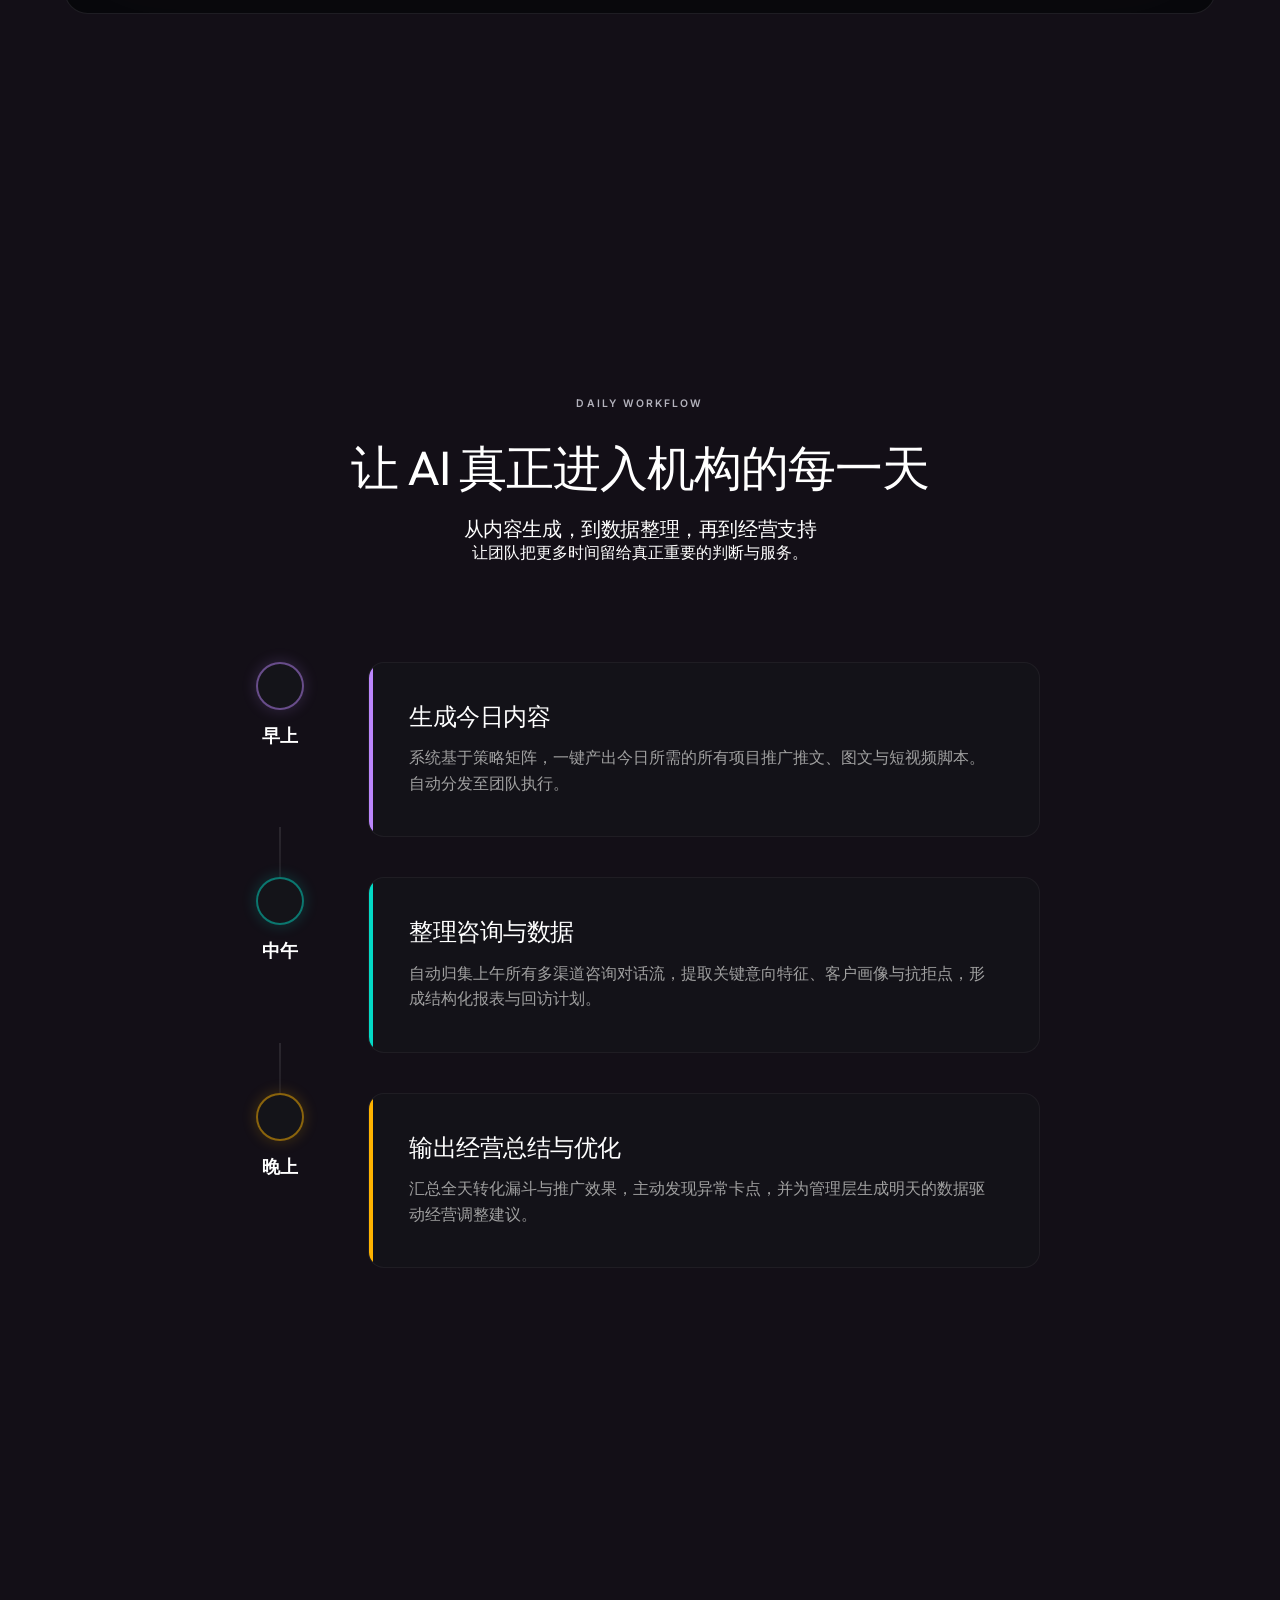
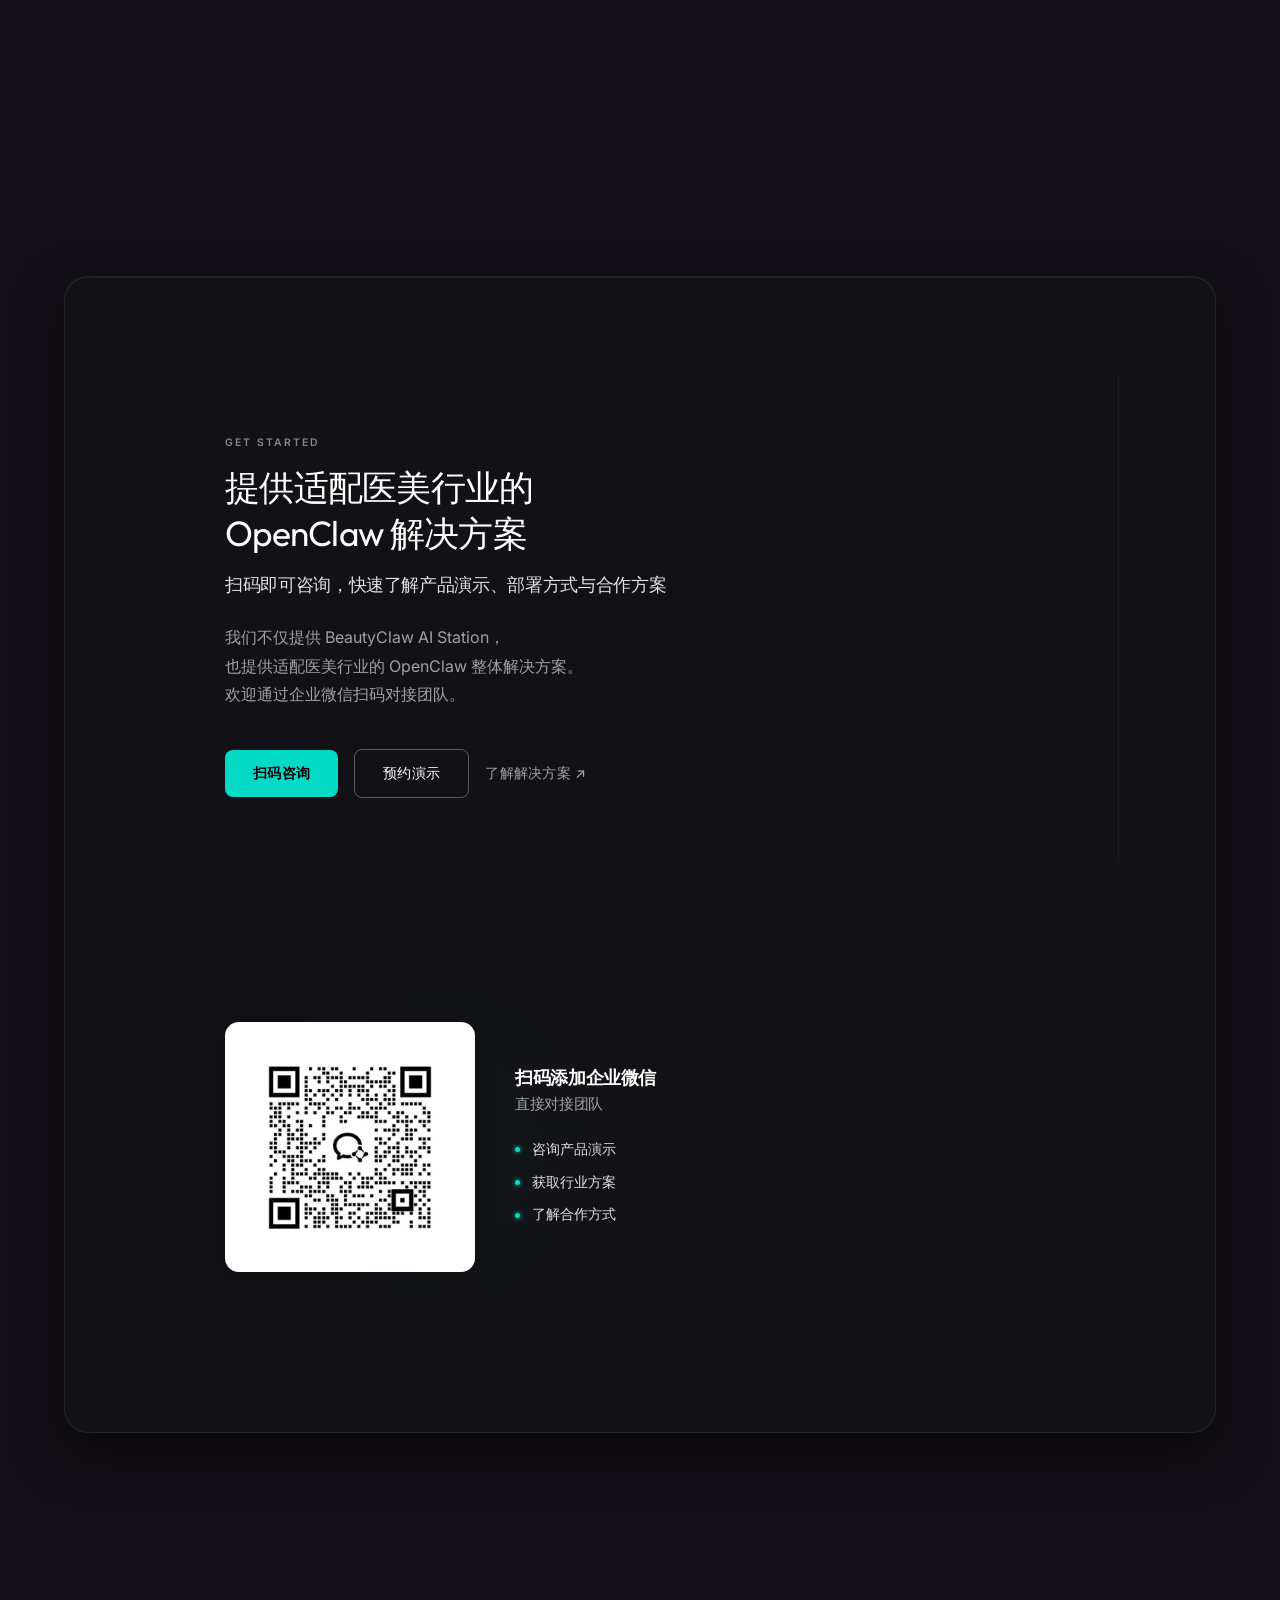
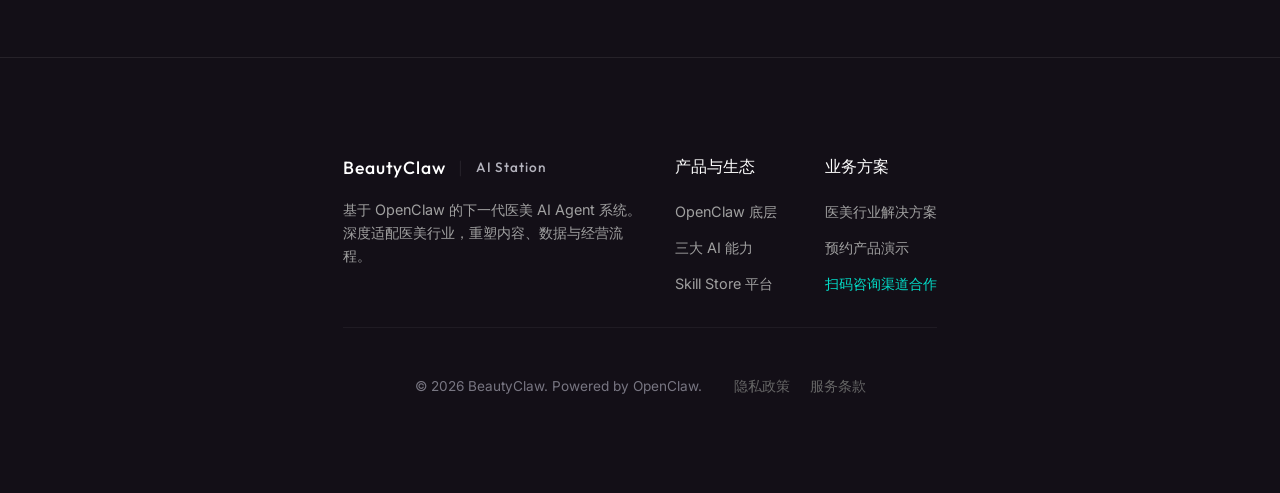
<file: capabilities.html>
<!DOCTYPE html>
<html lang="zh-CN">
<head>
    <meta charset="UTF-8">
    <meta name="viewport" content="width=device-width, initial-scale=1.0">
    <title>产品能力 | BeautyClaw AI Station</title>
    <meta name="description" content="三大 AI 助手组成医美机构的智能工作系统。内容、数据、经营，一套系统统一完成。由 OpenClaw Agent 统一调度。">
    <link rel="stylesheet" href="css/style.css">
    <link rel="stylesheet" href="css/industry.css">
    <link rel="stylesheet" href="css/capabilities.css">
    <link rel="preconnect" href="https://fonts.googleapis.com">
    <link rel="preconnect" href="https://fonts.gstatic.com" crossorigin>
    <link href="https://fonts.googleapis.com/css2?family=Inter:wght@300;400;500;600&family=Outfit:wght@300;400;500;600;700&display=swap" rel="stylesheet">
</head>
<body class="capabilities-page">
    <div class="noise-overlay"></div>
    
        <!-- Navbar -->
    <nav class="navbar" id="navbar">
        <div class="container nav-container">
            <div class="brand">
                <span class="brand-name">BeautyClaw</span>
                <span class="brand-line">|</span>
                <span class="brand-suffix">AI Station</span>
            </div>
            <div class="nav-links desktop-only" style="margin-right: auto; margin-left: 2rem;">
                <a href="index.html" class="nav-link">首页</a>
                <a href="openclaw.html" class="nav-link">OpenClaw</a>
                <a href="industry.html" class="nav-link">解决方案</a>
                <a href="capabilities.html" class="nav-link active">产品能力</a>
                <a href="skillstore.html" class="nav-link">Skill Store</a>
                <a href="contact.html" class="nav-link">联系我们</a>
            </div>
            <div class="nav-actions">
                <a href="contact.html" class="btn btn-nav-glass btn-sm">扫码咨询</a>
                <button class="menu-toggle mobile-only" aria-label="Menu" style="background:none; border:none; color:#fff; font-size:1.5rem; cursor:pointer;" onclick="document.getElementById('mobileNav').classList.toggle('active')">☰</button>
            </div>
        </div>
        <!-- Mobile nav links -->
        <div id="mobileNav" class="mobile-nav-menu" style="display: none; flex-direction: column; background: rgba(10,10,15,0.95); padding: 1rem; position: absolute; top: 100%; left: 0; width: 100%; border-bottom: 1px solid rgba(255,255,255,0.1); backdrop-filter: blur(10px);">
            <a href="index.html" class="nav-link">首页</a>
            <a href="openclaw.html" class="nav-link">OpenClaw</a>
            <a href="industry.html" class="nav-link">行业解决方案</a>
            <a href="capabilities.html" class="nav-link active">产品能力</a>
            <a href="skillstore.html" class="nav-link">Skill Store</a>
            <a href="contact.html" class="nav-link">联系我们</a>
        </div>
    </nav>

    <main class="smooth-wrapper">
        <!-- 1. 首屏 Hero Section -->
        <section class="hero slide-up-el cap-hero">
            <div class="hero-bg-system">
                <div class="bg-glow center-glow"></div>
                <div class="bg-glow purple-glow" style="opacity: 0.15"></div>
                <div class="bg-glow accent-glow"></div>
                <!-- Structured network background for capabilities -->
                <div class="network-grid-bg"></div>
            </div>
            <div class="container hero-container" style="min-height: 80vh; align-items: center; justify-content: center; text-align: center;">
                <div class="hero-top" style="margin-bottom: 2rem;">
                    <div class="hero-badge" style="background: rgba(187, 134, 252, 0.1); border: 1px solid rgba(187, 134, 252, 0.3); color: #bb86fc;">Product Capabilities</div>
                </div>
                <h1 class="hero-title" style="font-size: 3.8rem; line-height: 1.2; margin-bottom: 1.5rem;">
                    三大 AI 助手，<br>组成医美机构的<span class="text-highlight">智能工作系统</span>
                </h1>
                <h2 class="hero-subtitle" style="font-weight: 400; font-size: 1.6rem; color: #fff; margin-bottom: 1.5rem;">
                    内容、数据、经营，一套系统统一完成
                </h2>
                <p class="hero-desc center-desc" style="font-size: 1.125rem; color: #a0a0a0; line-height: 1.7; max-width: 650px; margin-bottom: 3rem;">
                    BeautyClaw 不是把多个功能堆在一起。<br>
                    它通过 OpenClaw Agent 统一调度能力，<br>
                    让各个环节形成协同，而不是彼此割裂。
                </p>
                
                <!-- Hero Abstract Visual (Orchestration Node) -->
                <div class="hero-orchestration-visual">
                    <div class="orch-center">Agent Core</div>
                    <div class="orch-orbit">
                        <div class="orch-node orch-content">Content</div>
                        <div class="orch-node orch-data">Data</div>
                        <div class="orch-node orch-ops">Ops</div>
                        <svg class="orch-lines" viewBox="0 0 400 400">
                            <circle cx="200" cy="200" r="140" fill="none" stroke="rgba(255,255,255,0.1)" stroke-dasharray="4 4"/>
                            <circle cx="200" cy="200" r="140" fill="none" stroke="#bb86fc" stroke-dasharray="100 800" class="orbit-runner"/>
                        </svg>
                    </div>
                </div>
            </div>
        </section>

        <!-- 2. 三大 AI 助手概览区 Overview Section -->
        <section class="section slide-up-el pt-large">
            <div class="container center mb-large">
                <h4 class="section-subtitle-mono" style="letter-spacing: 2px;">CORE ASSISTANTS</h4>
                <h2 class="section-title" style="font-size: 2.5rem;">三大核心能力，覆盖机构最关键的工作流程</h2>
                <h4 class="subsection-title" style="color: #fff; margin-bottom: 1rem;">从日常执行，到经营支持</h4>
            </div>
            
            <div class="container pb-large">
                <div class="assistants-grid">
                    <div class="assistant-overview-card">
                        <div class="aoc-icon ai-content"></div>
                        <h3 class="aoc-title">AI 内容助手</h3>
                        <p class="aoc-desc">负责推广内容生成，从抖音脚本到小红书矩阵，实现高频高质产出。</p>
                    </div>
                    <div class="assistant-overview-card">
                        <div class="aoc-icon ai-data"></div>
                        <h3 class="aoc-title">AI 数据助手</h3>
                        <p class="aoc-desc">负责信息整理与结构化分析，将海量咨询对话转化为清晰标签。</p>
                    </div>
                    <div class="assistant-overview-card">
                        <div class="aoc-icon ai-ops"></div>
                        <h3 class="aoc-title">AI 经营助手</h3>
                        <p class="aoc-desc">负责总结趋势并输出优化建议，为管理层提供实时敏捷的决策支持。</p>
                    </div>
                </div>
            </div>
        </section>

        <!-- 3. AI 内容助手区 Content Assistant Section -->
        <section class="section assistant-detail-section slide-up-el">
            <div class="container layout-massive-split">
                <div class="massive-text">
                    <div class="ad-badge ai-content-badge">01</div>
                    <h2 class="massive-title">AI 内容助手</h2>
                    <h4 class="subsection-title" style="color: #bb86fc;">让机构每天稳定生成高质量内容</h4>
                    <p class="section-desc mt-large" style="max-width: 450px;">
                        自动生成抖音脚本、小红书文案、标题、分镜与拍摄建议。
                        结合项目、机构定位、目标人群与医生特点，
                        让内容更接近真实营销场景。
                    </p>
                </div>
                <div class="hero-visual-right visual-box">
                    <!-- Input -> Agent -> Output Graphic -->
                    <div class="ipo-graphic">
                        <div class="ipo-input-group">
                            <div class="ip-item">项目信息</div>
                            <div class="ip-item">人群定位</div>
                            <div class="ip-item">医生特点</div>
                        </div>
                        <div class="ipo-flow-arrow">
                            <div class="flow-line"></div>
                            <div class="flow-dot"></div>
                        </div>
                        <div class="ipo-agent-core">
                            <div class="agent-pulse"></div>
                            <span>Agent</span>
                        </div>
                        <div class="ipo-flow-arrow right">
                            <div class="flow-line"></div>
                            <div class="flow-dot"></div>
                        </div>
                        <div class="ipo-output-group">
                            <div class="op-doc">
                                <div class="op-line title"></div>
                                <div class="op-line"></div><div class="op-line"></div>
                                <div class="op-line short"></div>
                            </div>
                        </div>
                    </div>
                    <div class="ipo-label-bottom">内容生产管线 (Content Pipeline)</div>
                </div>
            </div>
        </section>

        <!-- 4. AI 数据助手区 Data Assistant Section -->
        <section class="section assistant-detail-section alt-bg slide-up-el">
            <div class="container layout-massive-split reverse-layout">
                <div class="hero-visual-right visual-box">
                    <!-- Data Input -> Agent -> Structured Output Graphic -->
                    <div class="ipo-graphic data-graphic">
                        <div class="ipo-input-messy">
                            <!-- abstract chat bubbles / scattered data -->
                            <div class="messy-dot id-1"></div><div class="messy-dot id-2"></div>
                            <div class="messy-box ib-1"></div><div class="messy-box ib-2"></div>
                        </div>
                        <div class="ipo-flow-arrow">
                            <div class="flow-line"></div><div class="flow-dot"></div>
                        </div>
                        <div class="ipo-agent-core data-core">
                            <div class="agent-pulse d-pulse"></div>
                            <span>Agent</span>
                        </div>
                        <div class="ipo-flow-arrow right">
                            <div class="flow-line"></div><div class="flow-dot"></div>
                        </div>
                        <div class="ipo-output-structured">
                            <div class="struct-row"><div class="sr-key"></div><div class="sr-val"></div></div>
                            <div class="struct-row"><div class="sr-key"></div><div class="sr-val"></div></div>
                            <div class="struct-row"><div class="sr-key"></div><div class="sr-val"></div></div>
                        </div>
                    </div>
                    <div class="ipo-label-bottom">数据结构化管线 (Data Pipeline)</div>
                </div>
                <div class="massive-text pl-large">
                    <div class="ad-badge ai-data-badge">02</div>
                    <h2 class="massive-title">AI 数据助手</h2>
                    <h4 class="subsection-title" style="color: #03dac6;">把混乱数据，变成清晰结论</h4>
                    <p class="section-desc mt-large" style="max-width: 450px;">
                        自动整理顾客、咨询、项目、成交与复购数据。
                        减少人工汇总成本，让管理者更快看清经营情况。
                        从原始数据，到可行动的信息，中间交给 AI 完成。
                    </p>
                </div>
            </div>
        </section>

        <!-- 5. AI 经营助手区 Ops Assistant Section -->
        <section class="section assistant-detail-section slide-up-el">
            <div class="container layout-massive-split">
                <div class="massive-text">
                    <div class="ad-badge ai-ops-badge">03</div>
                    <h2 class="massive-title">AI 经营助手</h2>
                    <h4 class="subsection-title" style="color: #ffb300;">从看数据，升级到拿建议</h4>
                    <p class="section-desc mt-large" style="max-width: 450px;">
                        基于机构数据与业务结果，
                        输出项目推广、内容表现与经营优化建议。
                        帮助机构更快发现重点，也更快调整方向。
                    </p>
                </div>
                <div class="hero-visual-right visual-box">
                    <!-- Ops Feedback Loop Graphic -->
                    <div class="ipo-graphic ops-graphic">
                        <div class="ops-trend">
                            <svg viewBox="0 0 100 50" class="trend-line">
                                <path d="M0 40 Q 25 30, 50 40 T 100 10" fill="none" class="chart-path"></path>
                            </svg>
                        </div>
                        <div class="ipo-flow-arrow">
                            <div class="flow-line"></div><div class="flow-dot"></div>
                        </div>
                        <div class="ipo-agent-core ops-core">
                            <div class="agent-pulse o-pulse"></div>
                            <span>Agent</span>
                        </div>
                        <div class="ipo-flow-arrow right">
                            <div class="flow-line"></div><div class="flow-dot"></div>
                        </div>
                        <div class="ops-decisions">
                            <div class="d-branch up"><span class="d-icon">↗</span> 增加推广</div>
                            <div class="d-branch right"><span class="d-icon">→</span> 优化话术</div>
                        </div>
                    </div>
                    <div class="ipo-label-bottom">决策建议管线 (Operations Pipeline)</div>
                </div>
            </div>
        </section>

        <!-- 6. Agent 调度机制区 Orchestration Section (Core Focus) -->
        <section class="section slide-up-el block-heavy orchestration-section">
            <div class="container center mb-large">
                <h4 class="section-subtitle-mono" style="color: #bb86fc;">AGENT ORCHESTRATION</h4>
                <h2 class="massive-title" style="font-size: 3rem; margin-top: 1rem;">
                    真正强的，不是三个功能，<br>
                    <span class="text-highlight">而是一套 Agent 工作机制</span>
                </h2>
                <h4 class="subsection-title" style="margin-top: 2rem; color: #fff;">统一理解任务，统一调用能力，统一输出结果</h4>
                <p class="section-desc center-desc" style="max-width: 600px; margin-top: 1.5rem;">
                    BeautyClaw 的核心，不只是拥有不同模块。
                    而是这些能力都由 OpenClaw Agent 协同驱动，
                    形成真正能持续运转的 AI 工作系统。
                </p>
            </div>
            
            <div class="container">
                <div class="orchestration-diagram-box">
                    <div class="orch-diagram">
                        <!-- Top Input -->
                        <div class="od-input">User Task / Auto Trigger</div>
                        
                        <div class="od-central-hub">
                            <div class="hub-rings"><div class="h-ring"></div><div class="h-ring inner"></div></div>
                            <div class="hub-core">
                                <span>OpenClaw</span>
                                <strong>Agent Brain</strong>
                            </div>
                        </div>
                        
                        <!-- Connecting arrows running continuously -->
                        <div class="od-paths">
                            <svg class="od-path-svg" viewBox="0 0 600 300" preserveAspectRatio="none">
                                <path id="path-1" d="M300 100 C 150 150, 100 200, 100 250" fill="none" class="od-link"></path>
                                <path id="path-2" d="M300 100 C 300 150, 300 200, 300 250" fill="none" class="od-link"></path>
                                <path id="path-3" d="M300 100 C 450 150, 500 200, 500 250" fill="none" class="od-link"></path>
                            </svg>
                            <!-- Animated particles on paths -->
                            <div class="od-particle p-left"></div>
                            <div class="od-particle p-center"></div>
                            <div class="od-particle p-right"></div>
                        </div>

                        <!-- 3 Modules unified -->
                        <div class="od-modules-row">
                            <div class="od-module">
                                <div class="od-m-icon ai-content-bg"></div>
                                <div class="od-m-text">内容技能调用</div>
                            </div>
                            <div class="od-module">
                                <div class="od-m-icon ai-data-bg"></div>
                                <div class="od-m-text">数据整理调用</div>
                            </div>
                            <div class="od-module">
                                <div class="od-m-icon ai-ops-bg"></div>
                                <div class="od-m-text">经营分析调用</div>
                            </div>
                        </div>
                        
                        <div class="od-output-bar">统一输出结果 (Unified Execution)</div>
                    </div>
                </div>
            </div>
        </section>

        <!-- 7. 日常使用流程区 Daily Workflow Section -->
        <section class="section slide-up-el pt-large mb-large">
            <div class="container center mb-large">
                <h4 class="section-subtitle-mono">DAILY WORKFLOW</h4>
                <h2 class="section-title">让 AI 真正进入机构的每一天</h2>
                <h4 class="subsection-title" style="color: #fff;">从内容生成，到数据整理，再到经营支持</h4>
                <p class="section-desc center-desc" style="max-width: 600px;">
                    让团队把更多时间留给真正重要的判断与服务。
                </p>
            </div>

            <div class="container">
                <div class="workflow-timeline">
                    <!-- Morning -->
                    <div class="timeline-step">
                        <div class="ts-time">
                            <span class="ts-icon morning-icon"></span>
                            <span class="ts-text">早上</span>
                        </div>
                        <div class="ts-card">
                            <h3 class="ts-title">生成今日内容</h3>
                            <p class="ts-desc">系统基于策略矩阵，一键产出今日所需的所有项目推广推文、图文与短视频脚本。自动分发至团队执行。</p>
                        </div>
                    </div>
                    
                    <div class="ts-connector"></div>

                    <!-- Noon -->
                    <div class="timeline-step">
                        <div class="ts-time">
                            <span class="ts-icon noon-icon"></span>
                            <span class="ts-text">中午</span>
                        </div>
                        <div class="ts-card card-data">
                            <h3 class="ts-title">整理咨询与数据</h3>
                            <p class="ts-desc">自动归集上午所有多渠道咨询对话流，提取关键意向特征、客户画像与抗拒点，形成结构化报表与回访计划。</p>
                        </div>
                    </div>

                    <div class="ts-connector"></div>
                    
                    <!-- Night -->
                    <div class="timeline-step">
                        <div class="ts-time">
                            <span class="ts-icon night-icon"></span>
                            <span class="ts-text">晚上</span>
                        </div>
                        <div class="ts-card card-ops">
                            <h3 class="ts-title">输出经营总结与优化</h3>
                            <p class="ts-desc">汇总全天转化漏斗与推广效果，主动发现异常卡点，并为管理层生成明天的数据驱动经营调整建议。</p>
                        </div>
                    </div>
                </div>
            </div>
        </section>

        <!-- 8. 收束 CTA 区 Contact CTA Section (Reuse generic format) -->
                <!-- Unified Contact CTA Section -->
        <section id="contact" class="section contact-conversion slide-up-el pb-large mt-large" style="margin-bottom: 4rem;">
            <div class="container pt-large">
                <div class="premium-conversion-card" style="display: flex; background: rgba(18,18,22, 0.95); border: 1px solid rgba(255,255,255,0.08); border-radius: 24px; box-shadow: 0 20px 50px rgba(0,0,0,0.5), inset 0 1px 0 rgba(255,255,255,0.05); overflow: hidden; justify-content: space-between; flex-wrap: wrap;">
                    
                    <div class="conversion-left" style="padding: 4rem; flex: 1; min-width: 320px; display: flex; flex-direction: column; justify-content: center; border-right: 1px solid rgba(255,255,255,0.05);">
                        <h4 class="section-subtitle-mono" style="color: #888; margin-bottom: 1rem; letter-spacing: 2px;">GET STARTED</h4>
                        <h2 class="conversion-title" style="font-size: 2.2rem; margin-bottom: 1rem; color: #fff; line-height: 1.3;">提供适配医美行业的<br>OpenClaw 解决方案</h2>
                        <h4 class="conversion-subtitle" style="font-size: 1.1rem; color: #e0e0e0; margin-bottom: 1.5rem; font-weight: 500;">扫码即可咨询，快速了解产品演示、部署方式与合作方案</h4>
                        <p class="conversion-desc" style="color: #a0a0a0; line-height: 1.8; margin-bottom: 2.5rem; max-width: 400px; font-size: 1rem;">
                            我们不仅提供 BeautyClaw AI Station，<br>
                            也提供适配医美行业的 OpenClaw 整体解决方案。<br>
                            欢迎通过企业微信扫码对接团队。
                        </p>
                        <div class="conversion-actions" style="display: flex; gap: 1rem; align-items: center; flex-wrap: wrap;">
                            <a href="contact.html" class="btn btn-primary" style="padding: 12px 28px; border-radius: 8px;">扫码咨询</a>
                            <a href="contact.html" class="btn btn-outline" style="padding: 12px 28px; border-radius: 8px;">预约演示</a>
                            <a href="contact.html" class="btn btn-text" style="color: #03dac6;">了解解决方案 ↗</a>
                        </div>
                    </div>
                    
                    <div class="conversion-right" style="padding: 4rem; display: flex; align-items: center; justify-content: center; background: radial-gradient(circle at center, rgba(3, 218, 198, 0.03) 0%, transparent 70%); flex-wrap: wrap; gap: 2.5rem;">
                        <div class="qr-core-display" style="width: 250px; height: 250px; background: #fff; border-radius: 14px; padding: 16px; display: flex; align-items: center; justify-content: center; box-shadow: 0 4px 20px rgba(0,0,0,0.25); flex-shrink: 0; overflow: hidden;">
                            <img src="images/wecom_qr.png" alt="企业微信二维码 - 扫码添加 BeautyClaw" style="width: 100%; height: 100%; object-fit: contain; display: block;">
                        </div>
                        <div class="qr-side-text" style="text-align: left;">
                            <h3 class="qst-title" style="font-size: 1.15rem; font-weight: 600; color: #fff; margin-bottom: 0.5rem;">扫码添加企业微信</h3>
                            <h4 class="qst-subtitle" style="font-size: 0.95rem; color: #a0a0a0; font-weight: 400; margin-bottom: 1.5rem;">直接对接团队</h4>
                            <ul class="qst-list" style="list-style: none; padding: 0; margin: 0; display: flex; flex-direction: column; gap: 0.6rem; color: #e0e0e0; font-size: 0.9rem;">
                                <li><span class="sst-dot" style="display: inline-block; width: 5px; height: 5px; border-radius: 50%; background: #03dac6; margin-right: 8px; vertical-align: middle; box-shadow: 0 0 5px #03dac6;"></span> 咨询产品演示</li>
                                <li><span class="sst-dot" style="display: inline-block; width: 5px; height: 5px; border-radius: 50%; background: #03dac6; margin-right: 8px; vertical-align: middle; box-shadow: 0 0 5px #03dac6;"></span> 获取行业方案</li>
                                <li><span class="sst-dot" style="display: inline-block; width: 5px; height: 5px; border-radius: 50%; background: #03dac6; margin-right: 8px; vertical-align: middle; box-shadow: 0 0 5px #03dac6;"></span> 了解合作方式</li>
                            </ul>
                        </div>
                    </div>

                </div>
            </div>
        </section>
</main>

        <!-- Footer -->
    <footer class="footer">
        <div class="container footer-wrapper" style="display: flex; flex-direction: column; gap: 2rem;">
            <div class="footer-top" style="display: flex; justify-content: space-between; flex-wrap: wrap; gap: 2rem; border-bottom: 1px solid rgba(255,255,255,0.05); padding-bottom: 2rem;">
                <div class="brand-area" style="max-width: 300px;">
                    <div class="brand" style="margin-bottom: 1rem;">
                        <span class="brand-name">BeautyClaw</span>
                        <span class="brand-line">|</span>
                        <span class="brand-suffix">AI Station</span>
                    </div>
                    <p style="color: #a0a0a0; font-size: 0.9rem; line-height: 1.6;">基于 OpenClaw 的下一代医美 AI Agent 系统。深度适配医美行业，重塑内容、数据与经营流程。</p>
                </div>
                <div class="footer-links" style="display: flex; gap: 3rem; flex-wrap: wrap;">
                    <div class="link-group" style="display: flex; flex-direction: column; gap: 0.8rem;">
                        <span style="color: #fff; font-weight: 500; margin-bottom: 0.5rem;">产品与生态</span>
                        <a href="openclaw.html" style="color: #a0a0a0; text-decoration: none; font-size: 0.9rem;">OpenClaw 底层</a>
                        <a href="capabilities.html" style="color: #a0a0a0; text-decoration: none; font-size: 0.9rem;">三大 AI 能力</a>
                        <a href="skillstore.html" style="color: #a0a0a0; text-decoration: none; font-size: 0.9rem;">Skill Store 平台</a>
                    </div>
                    <div class="link-group" style="display: flex; flex-direction: column; gap: 0.8rem;">
                        <span style="color: #fff; font-weight: 500; margin-bottom: 0.5rem;">业务方案</span>
                        <a href="industry.html" style="color: #a0a0a0; text-decoration: none; font-size: 0.9rem;">医美行业解决方案</a>
                        <a href="contact.html" style="color: #a0a0a0; text-decoration: none; font-size: 0.9rem;">预约产品演示</a>
                        <a href="contact.html" style="color: #03dac6; text-decoration: none; font-size: 0.9rem;">扫码咨询渠道合作</a>
                    </div>
                </div>
            </div>
            <div class="footer-bottom" style="display: flex; justify-content: space-between; color: #666; font-size: 0.85rem; padding-top: 1rem;">
                <div class="copyright">&copy; 2026 BeautyClaw. Powered by OpenClaw.</div>
                <div class="legal">
                    <a href="#" style="color: #666; text-decoration: none; margin-left: 1rem;">隐私政策</a>
                    <a href="#" style="color: #666; text-decoration: none; margin-left: 1rem;">服务条款</a>
                </div>
            </div>
        </div>
    </footer>

    <script src="js/script.js"></script>
    

<script>
    function toggleMobileNav() {
        const menu = document.getElementById('mobileNav');
        if(menu) {
            menu.style.display = menu.style.display === 'none' || menu.style.display === '' ? 'flex' : 'none';
        }
    }
    const btn = document.querySelector('.menu-toggle');
    if (btn) btn.onclick = toggleMobileNav;
</script>
</body>
</html>
</file>
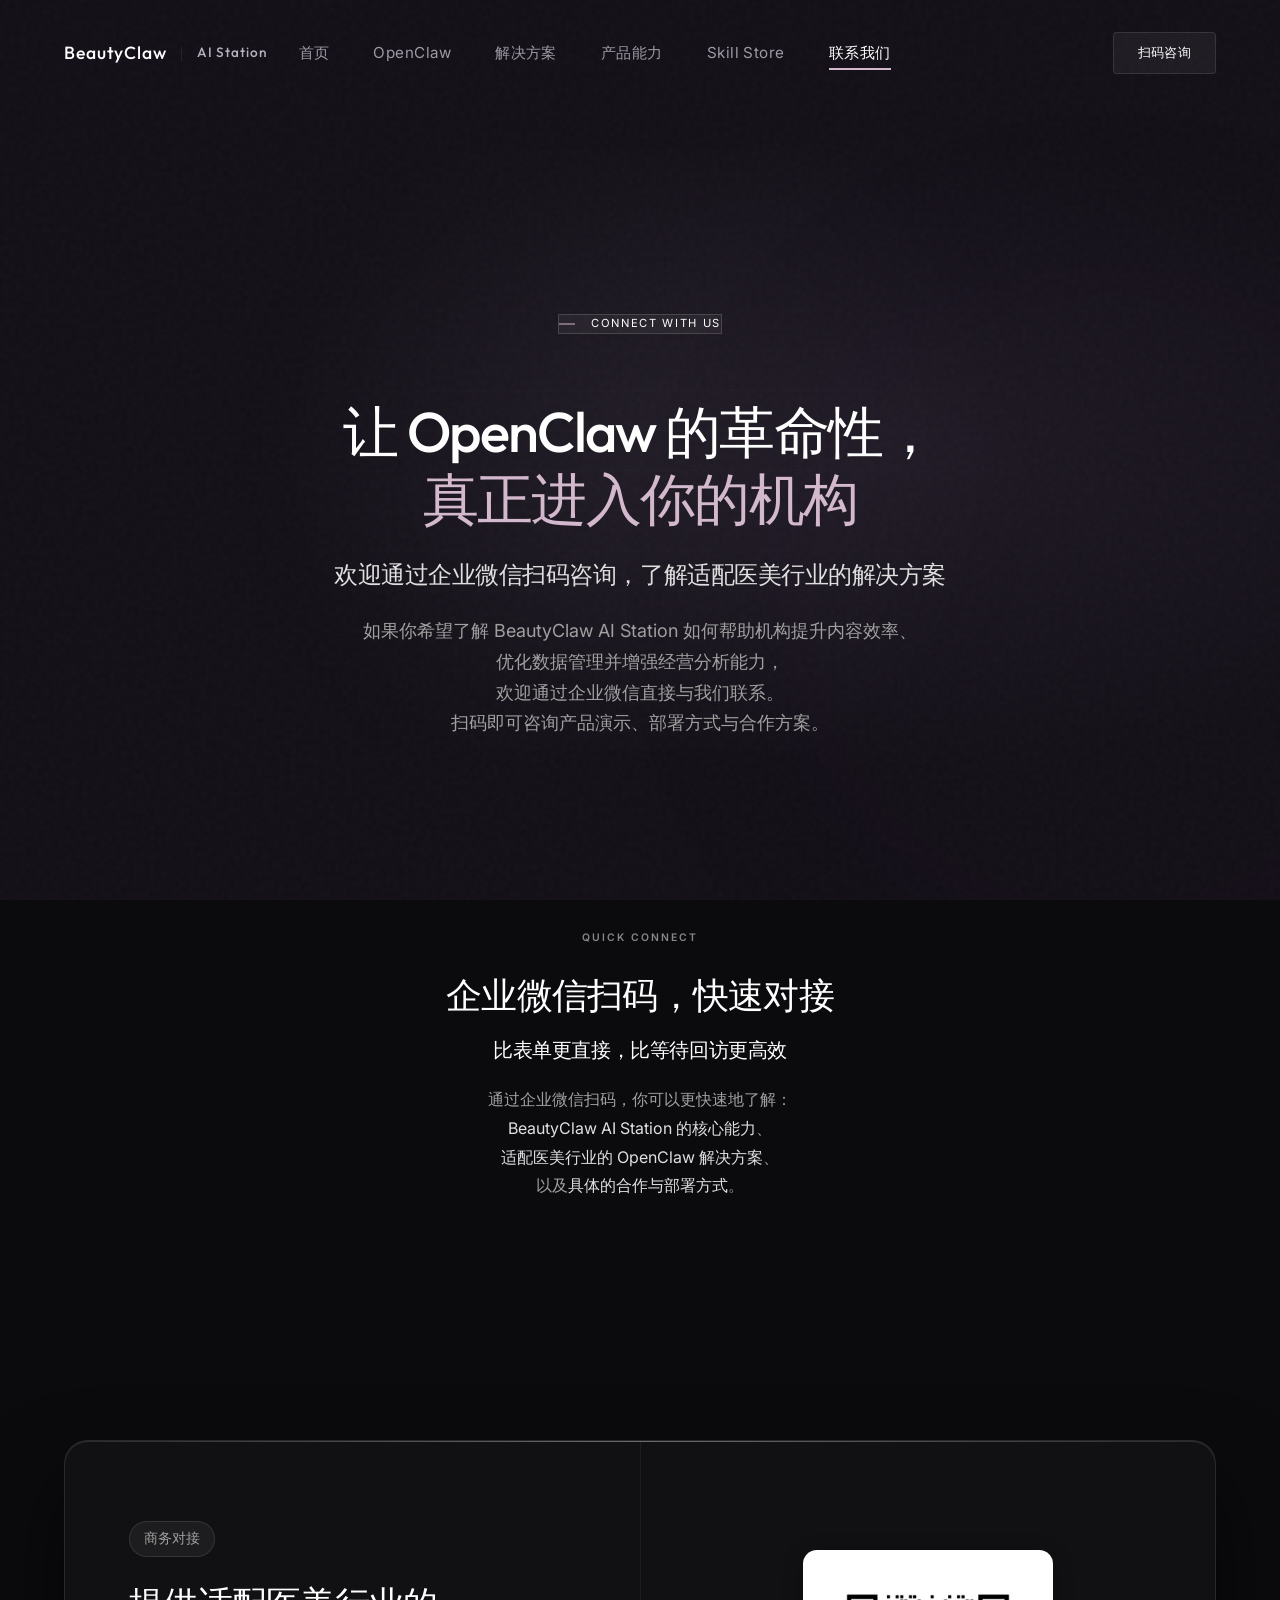
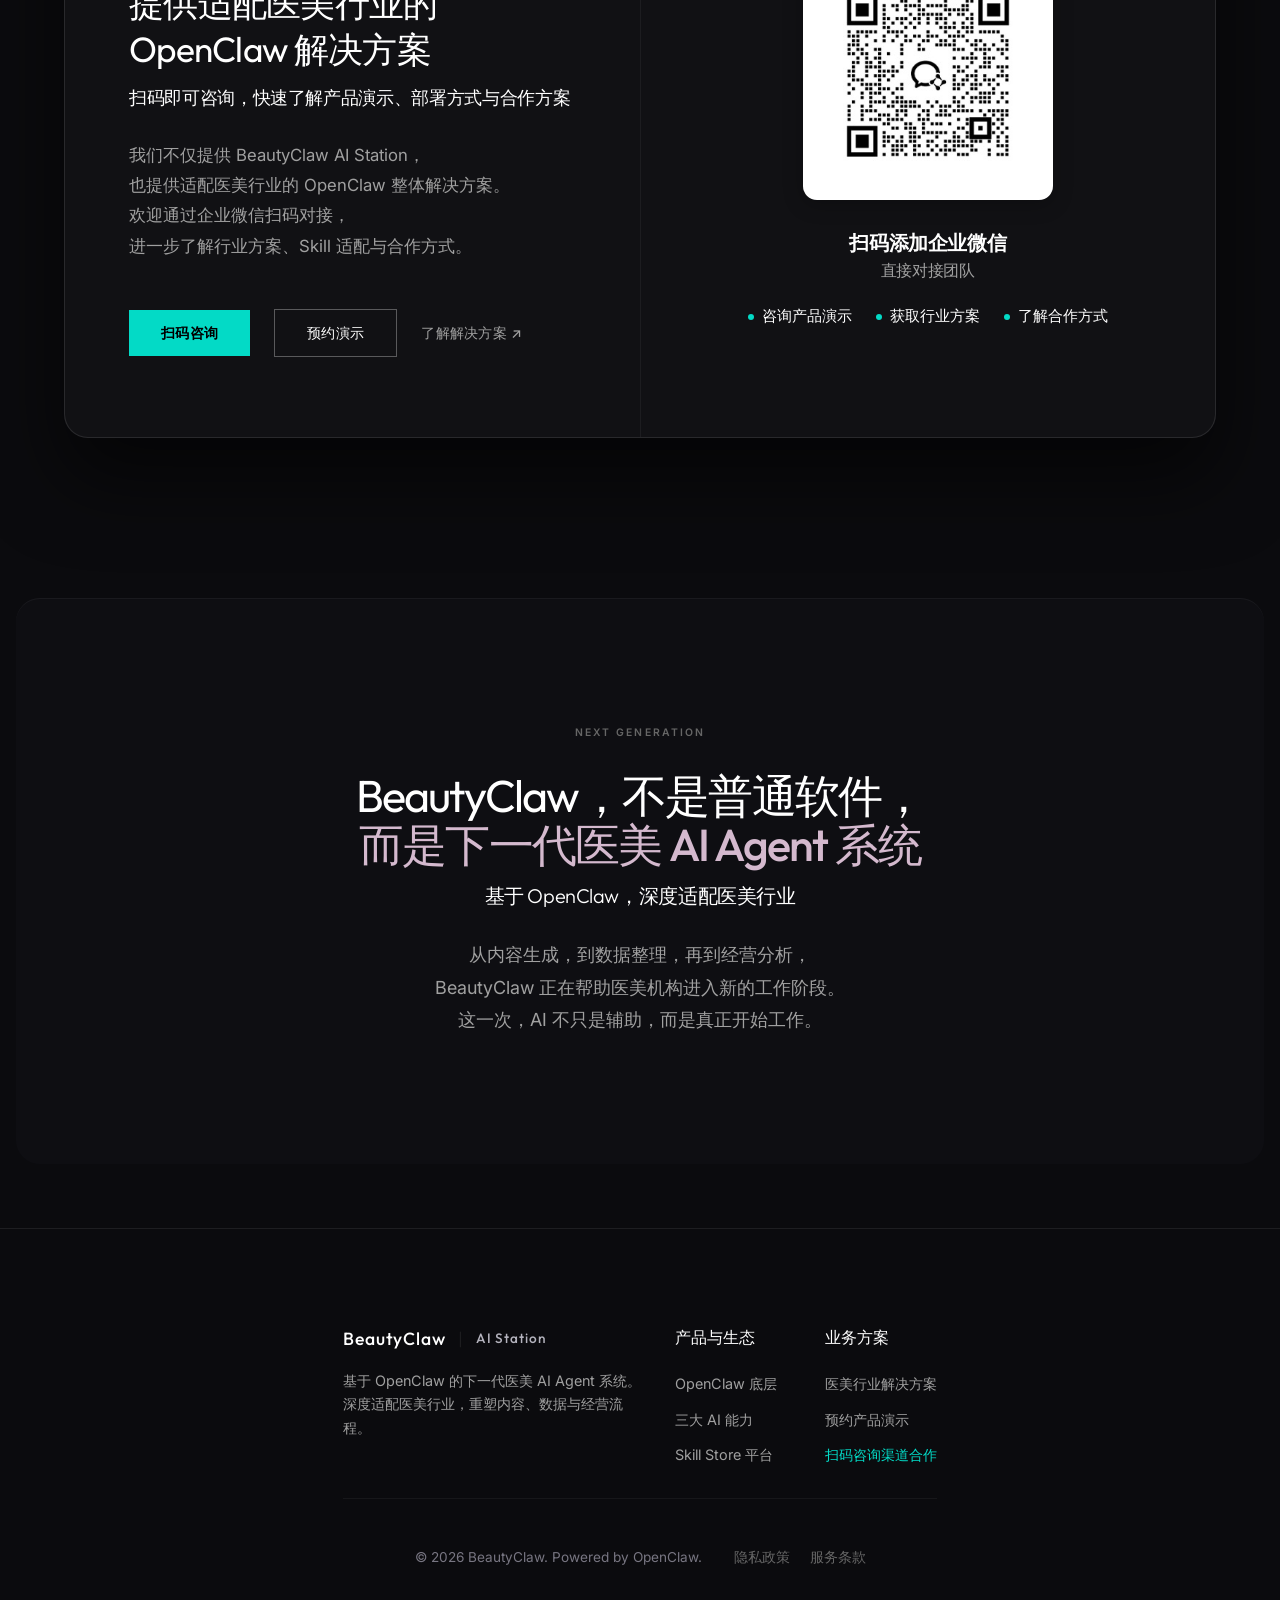
<file: contact.html>
<!DOCTYPE html>
<html lang="zh-CN">
<head>
    <meta charset="UTF-8">
    <meta name="viewport" content="width=device-width, initial-scale=1.0">
    <title>联系我们 | BeautyClaw AI Station</title>
    <meta name="description" content="让 OpenClaw 的革命性真正进入机构。欢迎企业微信扫码咨询了解适配医美的解决方案。">
    <link rel="stylesheet" href="css/style.css">
    <link rel="stylesheet" href="css/contact.css">
    <link rel="preconnect" href="https://fonts.googleapis.com">
    <link rel="preconnect" href="https://fonts.gstatic.com" crossorigin>
    <link href="https://fonts.googleapis.com/css2?family=Inter:wght@300;400;500;600&family=Outfit:wght@300;400;500;600;700&display=swap" rel="stylesheet">
</head>
<body class="contact-page">
    <div class="noise-overlay"></div>
    
        <!-- Navbar -->
    <nav class="navbar" id="navbar">
        <div class="container nav-container">
            <div class="brand">
                <span class="brand-name">BeautyClaw</span>
                <span class="brand-line">|</span>
                <span class="brand-suffix">AI Station</span>
            </div>
            <div class="nav-links desktop-only" style="margin-right: auto; margin-left: 2rem;">
                <a href="index.html" class="nav-link">首页</a>
                <a href="openclaw.html" class="nav-link">OpenClaw</a>
                <a href="industry.html" class="nav-link">解决方案</a>
                <a href="capabilities.html" class="nav-link">产品能力</a>
                <a href="skillstore.html" class="nav-link">Skill Store</a>
                <a href="contact.html" class="nav-link active">联系我们</a>
            </div>
            <div class="nav-actions">
                <a href="contact.html" class="btn btn-nav-glass btn-sm">扫码咨询</a>
                <button class="menu-toggle mobile-only" aria-label="Menu" style="background:none; border:none; color:#fff; font-size:1.5rem; cursor:pointer;" onclick="document.getElementById('mobileNav').classList.toggle('active')">☰</button>
            </div>
        </div>
        <!-- Mobile nav links -->
        <div id="mobileNav" class="mobile-nav-menu" style="display: none; flex-direction: column; background: rgba(10,10,15,0.95); padding: 1rem; position: absolute; top: 100%; left: 0; width: 100%; border-bottom: 1px solid rgba(255,255,255,0.1); backdrop-filter: blur(10px);">
            <a href="index.html" class="nav-link">首页</a>
            <a href="openclaw.html" class="nav-link">OpenClaw</a>
            <a href="industry.html" class="nav-link">行业解决方案</a>
            <a href="capabilities.html" class="nav-link">产品能力</a>
            <a href="skillstore.html" class="nav-link">Skill Store</a>
            <a href="contact.html" class="nav-link active">联系我们</a>
        </div>
    </nav>

    <main class="smooth-wrapper">
        <!-- 1. 首屏 Hero Section -->
        <section class="hero slide-up-el contact-hero">
            <div class="hero-bg-system">
                <div class="bg-glow center-glow" style="opacity: 0.1"></div>
                <!-- Very light tech background for clarity -->
                <div class="light-tech-bg"></div>
            </div>
            <div class="container hero-container" style="min-height: 50vh; padding-top: 6rem; flex-direction: column; align-items: center; text-align: center;">
                <div class="hero-top" style="margin-bottom: 2rem;">
                    <div class="hero-badge" style="background: rgba(255, 255, 255, 0.05); border: 1px solid rgba(255, 255, 255, 0.15); color: #fff;">Connect With Us</div>
                </div>
                <h1 class="hero-title" style="font-size: 3.5rem; line-height: 1.2; margin-bottom: 1.5rem;">
                    让 OpenClaw 的革命性，<br>
                    <span class="text-highlight">真正进入你的机构</span>
                </h1>
                <h2 class="hero-subtitle" style="font-weight: 400; font-size: 1.5rem; color: #e0e0e0; margin-bottom: 1.5rem;">
                    欢迎通过企业微信扫码咨询，了解适配医美行业的解决方案
                </h2>
                <p class="hero-desc center-desc" style="font-size: 1.125rem; color: #a0a0a0; line-height: 1.7; max-width: 700px;">
                    如果你希望了解 BeautyClaw AI Station 如何帮助机构提升内容效率、<br>
                    优化数据管理并增强经营分析能力，<br>
                    欢迎通过企业微信直接与我们联系。<br>
                    扫码即可咨询产品演示、部署方式与合作方案。
                </p>
            </div>
        </section>

        <!-- 2. 联系引导区 Contact Guide Section -->
        <section class="section slide-up-el" style="padding-top: 2rem; padding-bottom: 4rem;">
            <div class="container center">
                <h4 class="section-subtitle-mono" style="color: #888; letter-spacing: 2px;">QUICK CONNECT</h4>
                <h2 class="section-title" style="font-size: 2.25rem;">企业微信扫码，快速对接</h2>
                <h4 class="subsection-title" style="color: #fff; margin-bottom: 1.5rem;">比表单更直接，比等待回访更高效</h4>
                <p class="section-desc center-desc" style="max-width: 600px; color: #a0a0a0; line-height: 1.8;">
                    通过企业微信扫码，你可以更快速地了解：<br>
                    <span style="color: #e0e0e0;">BeautyClaw AI Station 的核心能力</span>、<br>
                    <span style="color: #e0e0e0;">适配医美行业的 OpenClaw 解决方案</span>、<br>
                    以及<span style="color: #e0e0e0;">具体的合作与部署方式</span>。
                </p>
            </div>
        </section>

        <!-- 3 & 4. 核心企业微信扫码咨询模块 Massive QR Module Section -->
        <section class="section slide-up-el pb-large">
            <div class="container">
                <div class="giant-business-card">
                    
                    <!-- Left: Solution Info (Section 3) -->
                    <div class="gbc-info side-padding">
                        <div class="gbc-badge">商务对接</div>
                        <h2 class="gbc-title">提供适配医美行业的<br>OpenClaw 解决方案</h2>
                        <h4 class="gbc-subtitle">扫码即可咨询，快速了解产品演示、部署方式与合作方案</h4>
                        <p class="gbc-desc">
                            我们不仅提供 BeautyClaw AI Station，<br>
                            也提供适配医美行业的 OpenClaw 整体解决方案。<br>
                            欢迎通过企业微信扫码对接，<br>
                            进一步了解行业方案、Skill 适配与合作方式。
                        </p>
                        
                        <div class="gbc-actions">
                            <a href="#qr-anchor" class="btn btn-primary" style="background: #fff; color: #000; font-weight: 600; padding: 12px 32px;">扫码咨询</a>
                            <a href="#qr-anchor" class="btn btn-outline" style="border-color: rgba(255,255,255,0.3); color: #fff; padding: 12px 32px;">预约演示</a>
                            <a href="#qr-anchor" class="btn btn-text" style="color: #a0a0a0;">了解解决方案 ↗</a>
                        </div>
                    </div>

                    <!-- Right: The QR Code Terminal (Section 4) -->
                    <div class="gbc-qr side-padding" id="qr-anchor">
                        <div class="qr-terminal-box">
                            
                            <!-- Internal QR Display -->
                            <div class="qr-core-display">
                                <img src="images/wecom_qr.png" alt="企业微信二维码 - 扫码添加 BeautyClaw">
                            </div>

                            <!-- Side Short Texts (Section 4 copy) -->
                            <div class="qr-side-text">
                                <h3 class="qst-title">扫码添加企业微信</h3>
                                <h4 class="qst-subtitle">直接对接团队</h4>
                                <ul class="qst-list">
                                    <li><span class="sst-dot"></span> 咨询产品演示</li>
                                    <li><span class="sst-dot"></span> 获取行业方案</li>
                                    <li><span class="sst-dot"></span> 了解合作方式</li>
                                </ul>
                            </div>
                        </div>
                    </div>
                </div>
            </div>
        </section>

        <!-- 5. 页面收束区 Final Brand Statement Section -->
        <section class="section slide-up-el block-heavy" style="background: rgba(15,15,20,0.8); padding: 8rem 0; border-top: 1px solid rgba(255,255,255,0.05); margin: 0 1rem; border-radius: 24px; margin-bottom: 4rem;">
            <div class="container center">
                <h4 class="section-subtitle-mono" style="color: #666;">NEXT GENERATION</h4>
                <h2 class="massive-title" style="font-size: 2.8rem; margin: 1.5rem 0 1rem;">
                    BeautyClaw，不是普通软件，<br>
                    <span class="text-highlight">而是下一代医美 AI Agent 系统</span>
                </h2>
                <h4 class="subsection-title" style="font-size: 1.25rem; color: #fff; margin-bottom: 2rem;">
                    基于 OpenClaw，深度适配医美行业
                </h4>
                <p class="section-desc center-desc" style="max-width: 600px; color: #a0a0a0; font-size: 1.125rem; line-height: 1.8;">
                    从内容生成，到数据整理，再到经营分析，<br>
                    BeautyClaw 正在帮助医美机构进入新的工作阶段。<br>
                    这一次，AI 不只是辅助，而是真正开始工作。
                </p>
            </div>
        </section>

    </main>

        <!-- Footer -->
    <footer class="footer">
        <div class="container footer-wrapper" style="display: flex; flex-direction: column; gap: 2rem;">
            <div class="footer-top" style="display: flex; justify-content: space-between; flex-wrap: wrap; gap: 2rem; border-bottom: 1px solid rgba(255,255,255,0.05); padding-bottom: 2rem;">
                <div class="brand-area" style="max-width: 300px;">
                    <div class="brand" style="margin-bottom: 1rem;">
                        <span class="brand-name">BeautyClaw</span>
                        <span class="brand-line">|</span>
                        <span class="brand-suffix">AI Station</span>
                    </div>
                    <p style="color: #a0a0a0; font-size: 0.9rem; line-height: 1.6;">基于 OpenClaw 的下一代医美 AI Agent 系统。深度适配医美行业，重塑内容、数据与经营流程。</p>
                </div>
                <div class="footer-links" style="display: flex; gap: 3rem; flex-wrap: wrap;">
                    <div class="link-group" style="display: flex; flex-direction: column; gap: 0.8rem;">
                        <span style="color: #fff; font-weight: 500; margin-bottom: 0.5rem;">产品与生态</span>
                        <a href="openclaw.html" style="color: #a0a0a0; text-decoration: none; font-size: 0.9rem;">OpenClaw 底层</a>
                        <a href="capabilities.html" style="color: #a0a0a0; text-decoration: none; font-size: 0.9rem;">三大 AI 能力</a>
                        <a href="skillstore.html" style="color: #a0a0a0; text-decoration: none; font-size: 0.9rem;">Skill Store 平台</a>
                    </div>
                    <div class="link-group" style="display: flex; flex-direction: column; gap: 0.8rem;">
                        <span style="color: #fff; font-weight: 500; margin-bottom: 0.5rem;">业务方案</span>
                        <a href="industry.html" style="color: #a0a0a0; text-decoration: none; font-size: 0.9rem;">医美行业解决方案</a>
                        <a href="contact.html" style="color: #a0a0a0; text-decoration: none; font-size: 0.9rem;">预约产品演示</a>
                        <a href="contact.html" style="color: #03dac6; text-decoration: none; font-size: 0.9rem;">扫码咨询渠道合作</a>
                    </div>
                </div>
            </div>
            <div class="footer-bottom" style="display: flex; justify-content: space-between; color: #666; font-size: 0.85rem; padding-top: 1rem;">
                <div class="copyright">&copy; 2026 BeautyClaw. Powered by OpenClaw.</div>
                <div class="legal">
                    <a href="#" style="color: #666; text-decoration: none; margin-left: 1rem;">隐私政策</a>
                    <a href="#" style="color: #666; text-decoration: none; margin-left: 1rem;">服务条款</a>
                </div>
            </div>
        </div>
    </footer>

    <script src="js/script.js"></script>

<script>
    function toggleMobileNav() {
        const menu = document.getElementById('mobileNav');
        if(menu) {
            menu.style.display = menu.style.display === 'none' || menu.style.display === '' ? 'flex' : 'none';
        }
    }
    const btn = document.querySelector('.menu-toggle');
    if (btn) btn.onclick = toggleMobileNav;
</script>
</body>
</html>
</file>
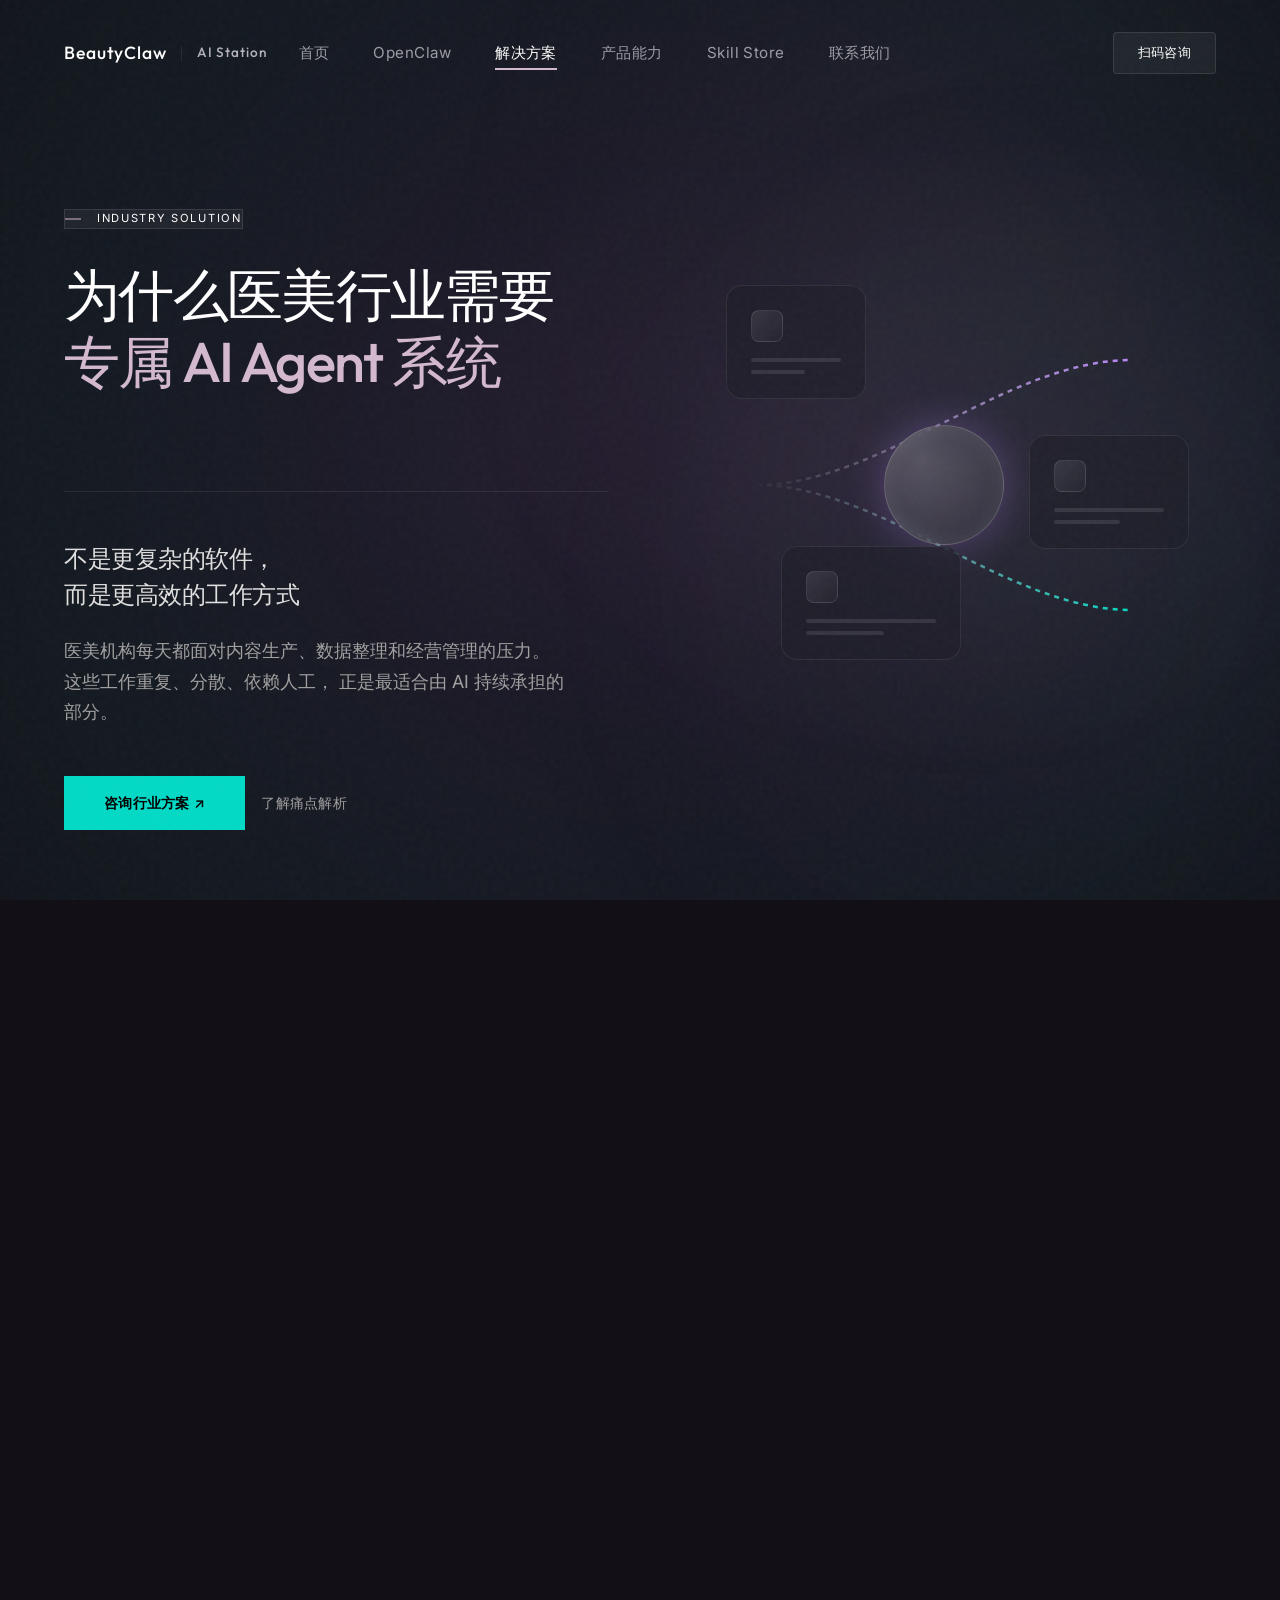
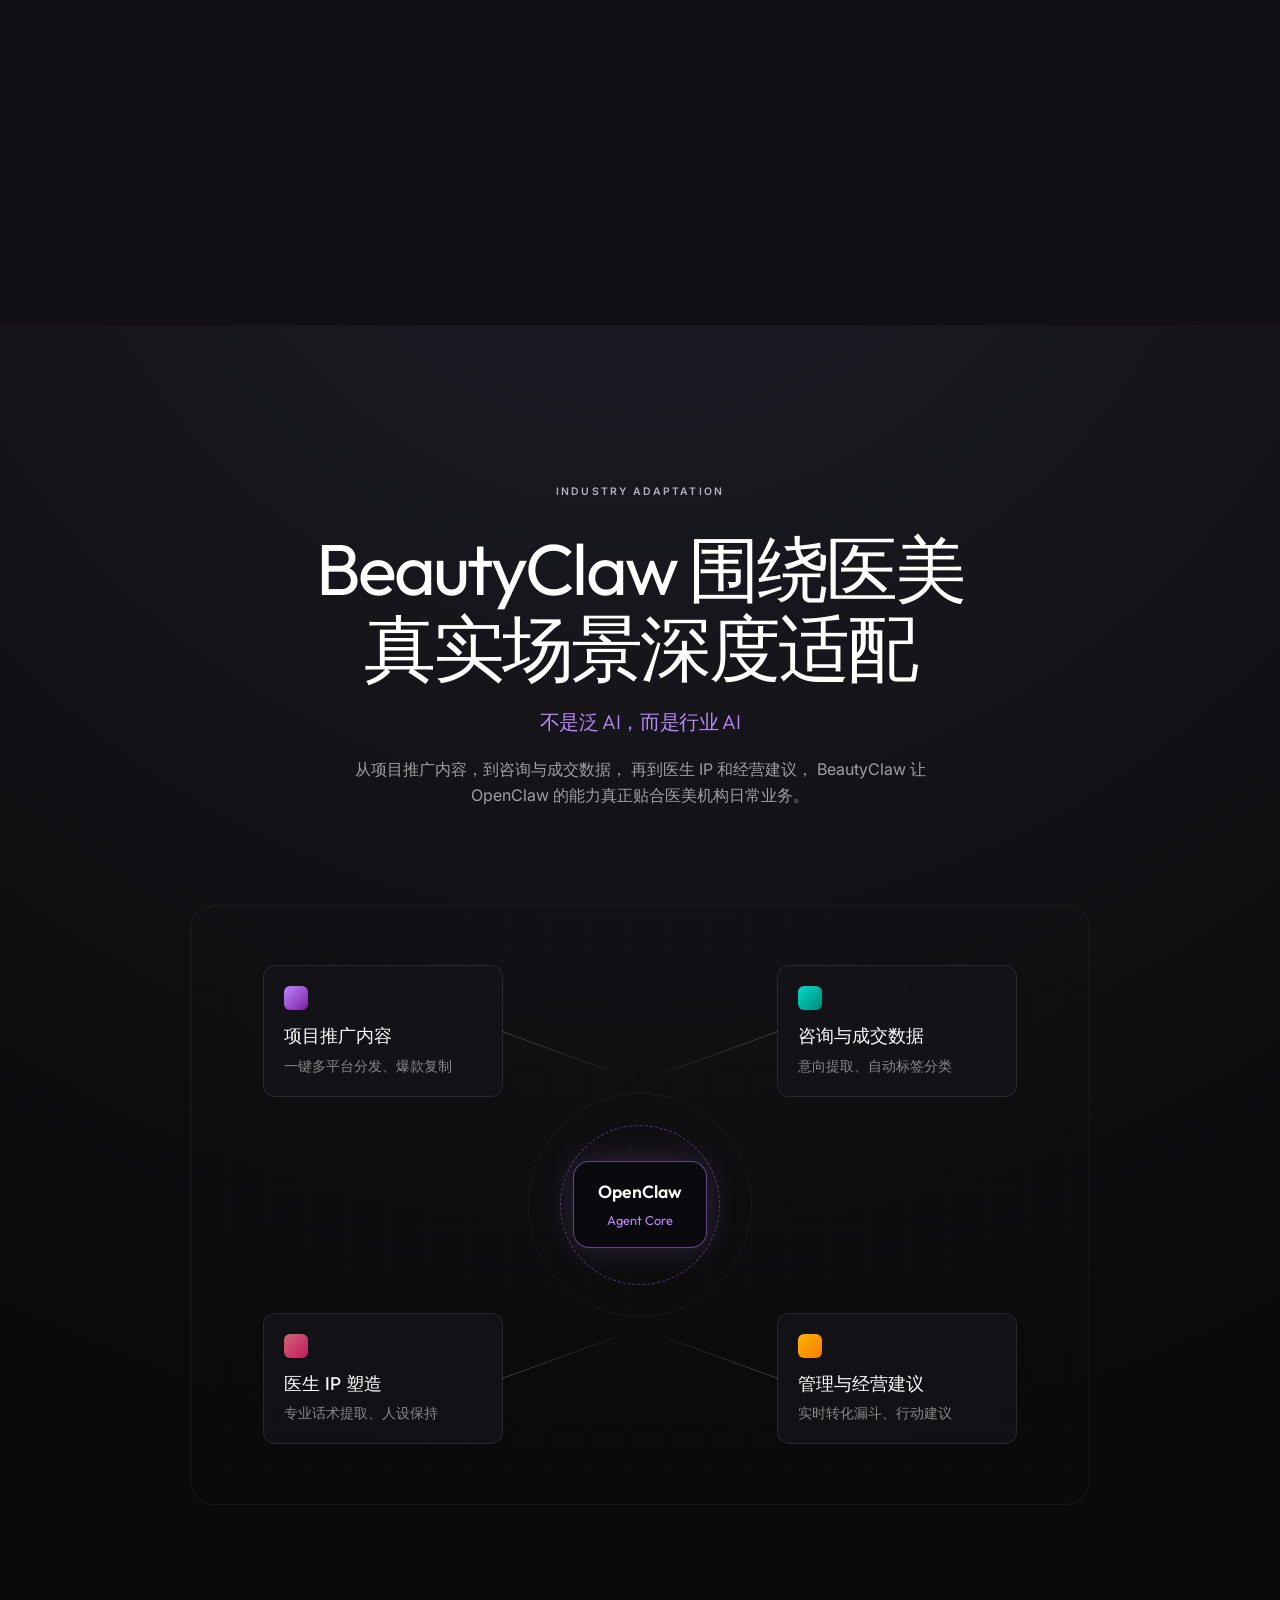
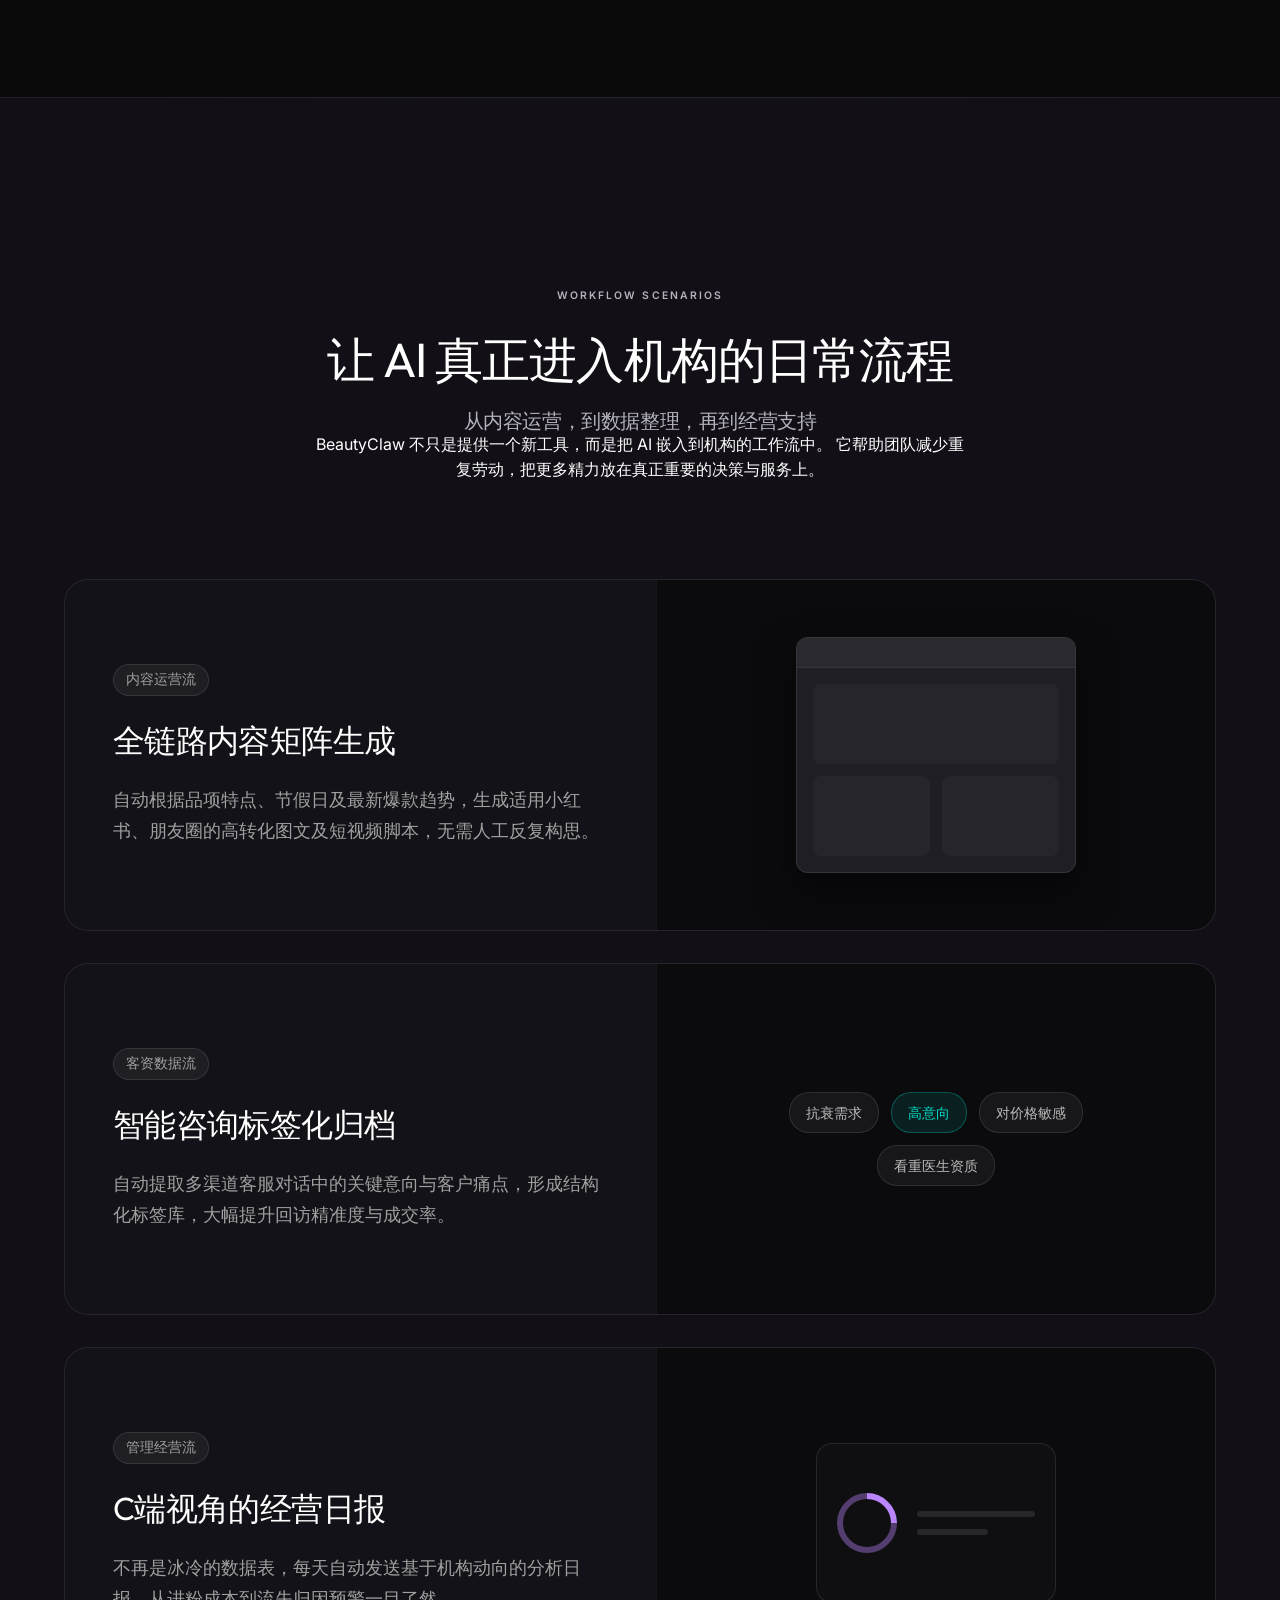
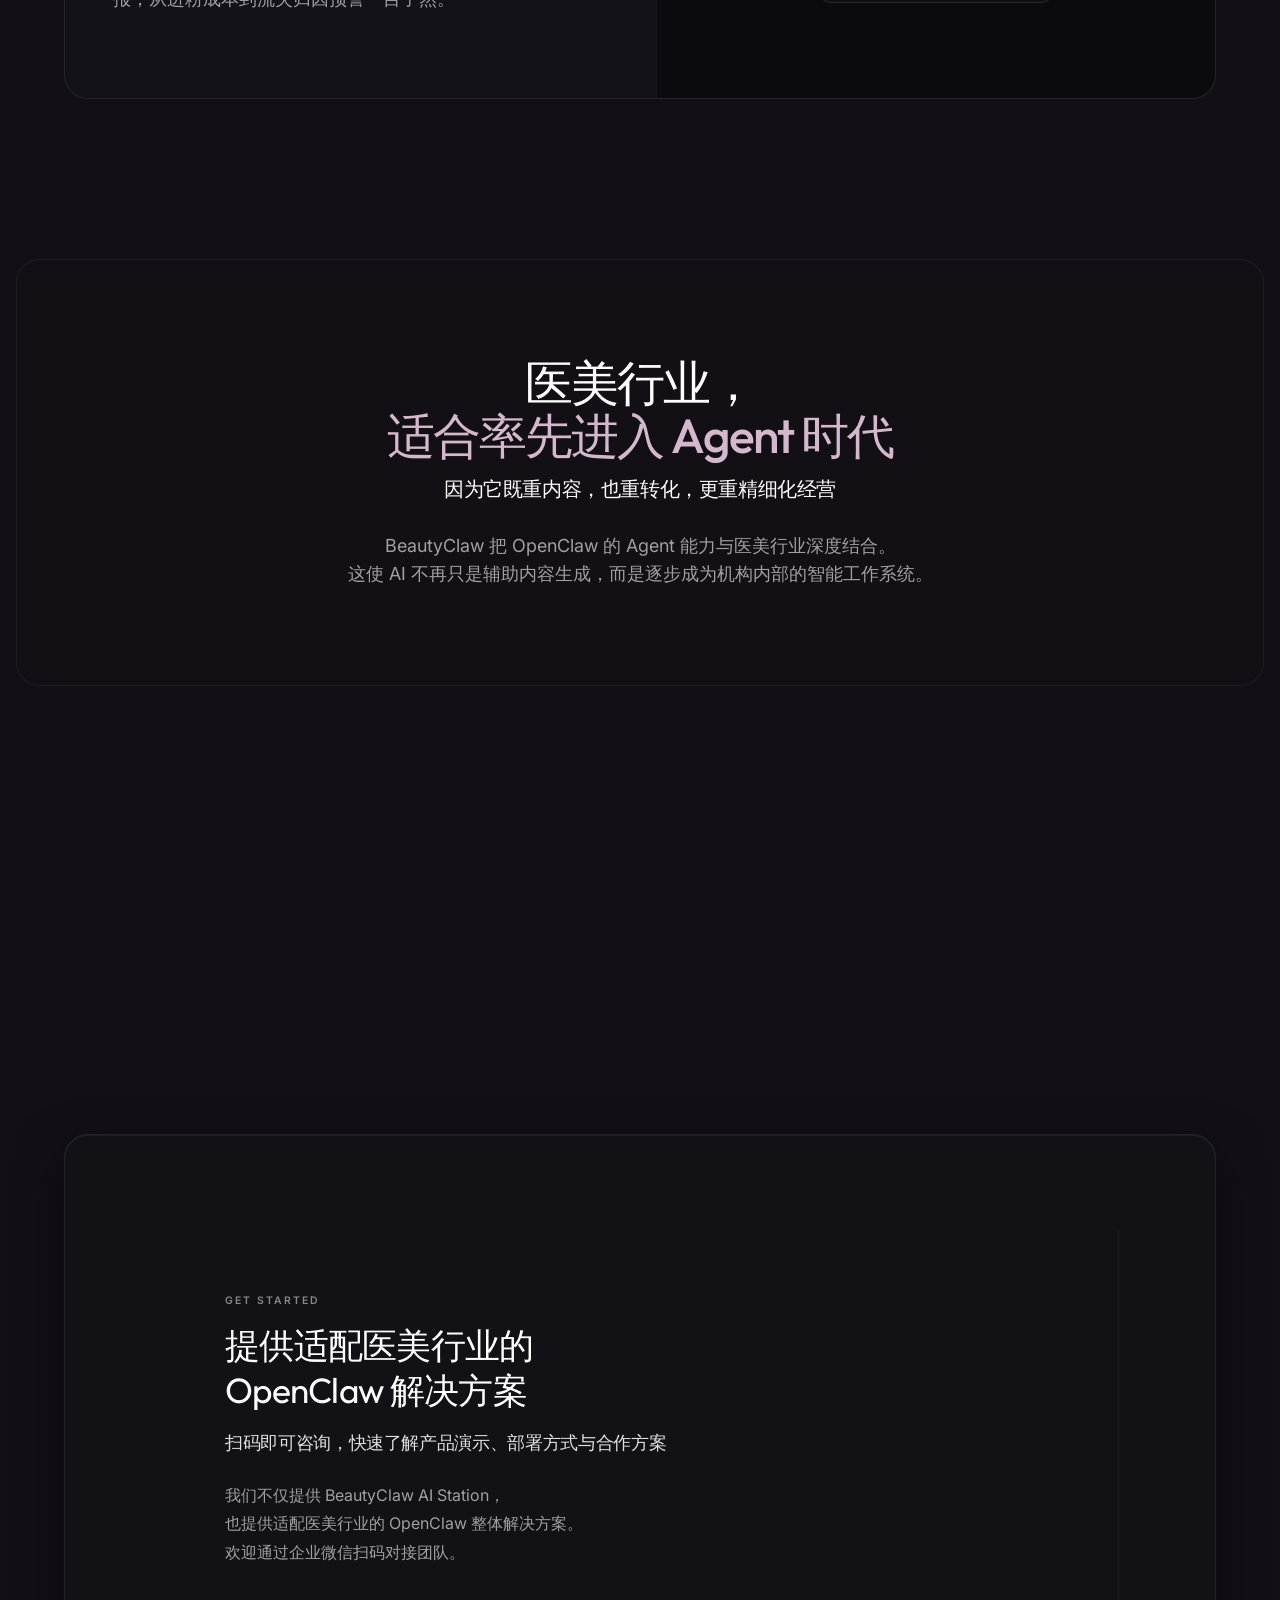
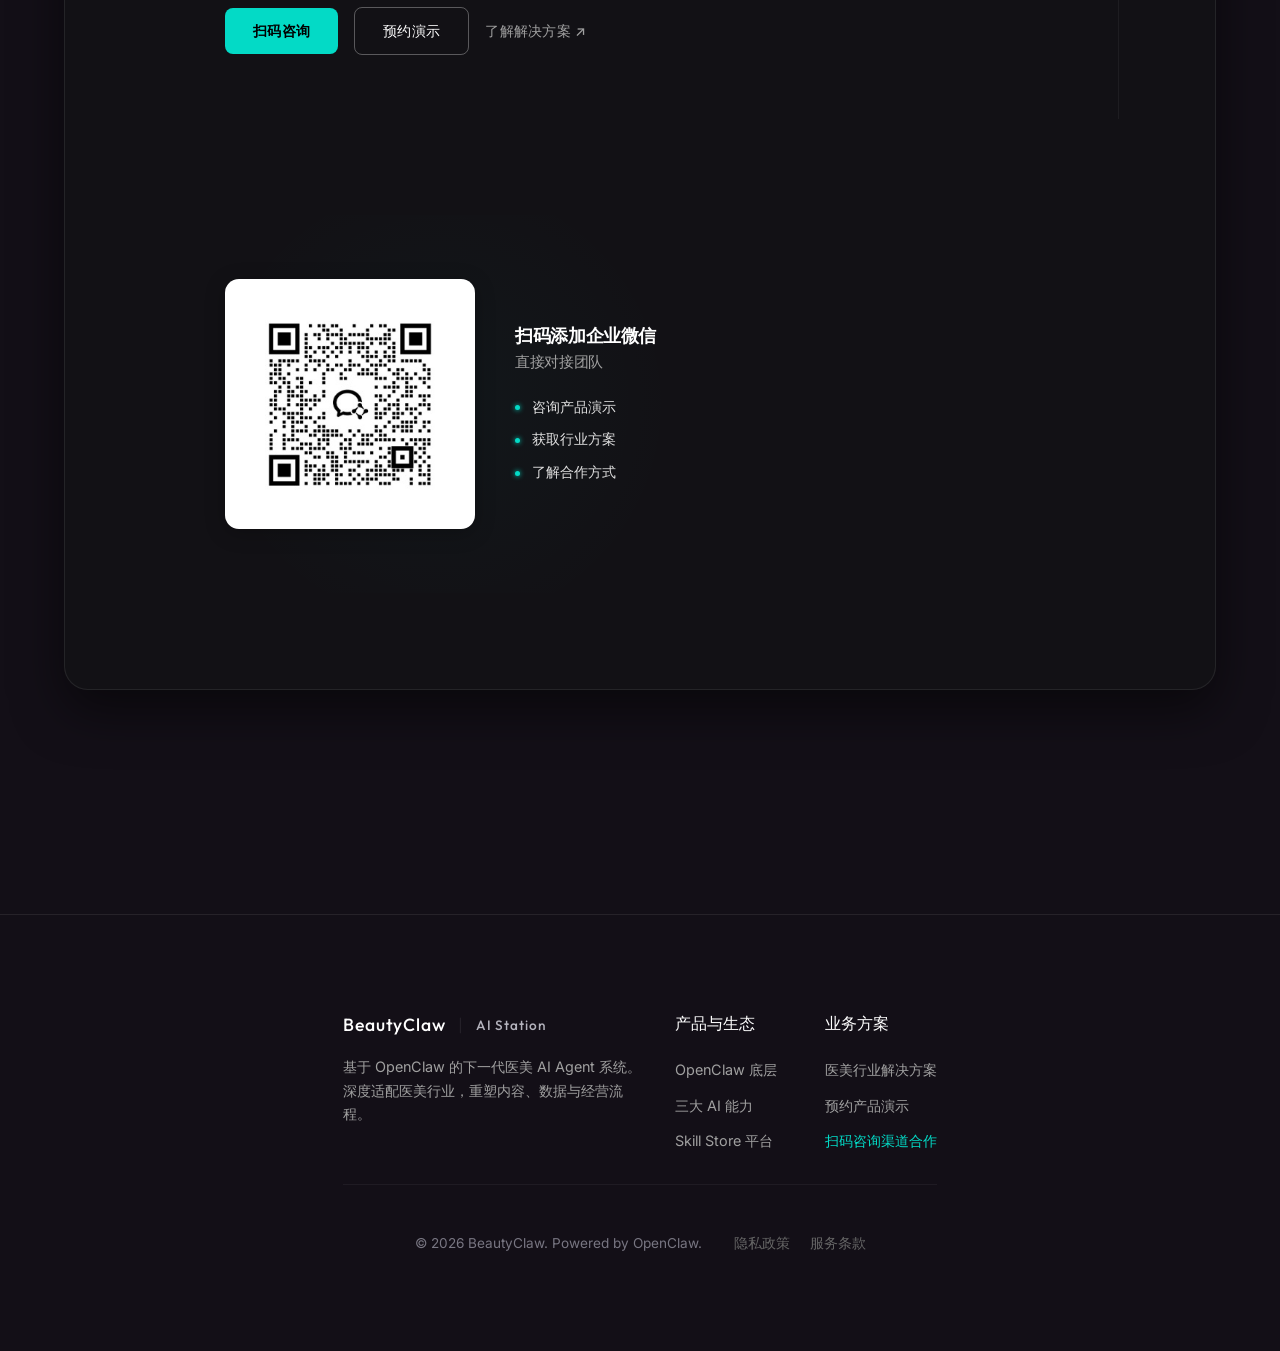
<file: industry.html>
<!DOCTYPE html>
<html lang="zh-CN">
<head>
    <meta charset="UTF-8">
    <meta name="viewport" content="width=device-width, initial-scale=1.0">
    <title>行业解决方案 | BeautyClaw AI Station</title>
    <meta name="description" content="为什么医美行业需要专属 AI Agent 系统？BeautyClaw 深度适配医美真实场景，让 AI 真正进入机构工作流。">
    <link rel="stylesheet" href="css/style.css">
    <link rel="stylesheet" href="css/industry.css">
    <link rel="preconnect" href="https://fonts.googleapis.com">
    <link rel="preconnect" href="https://fonts.gstatic.com" crossorigin>
    <link href="https://fonts.googleapis.com/css2?family=Inter:wght@300;400;500;600&family=Outfit:wght@300;400;500;600;700&display=swap" rel="stylesheet">
</head>
<body class="industry-page">
    <div class="noise-overlay"></div>
    
        <!-- Navbar -->
    <nav class="navbar" id="navbar">
        <div class="container nav-container">
            <div class="brand">
                <span class="brand-name">BeautyClaw</span>
                <span class="brand-line">|</span>
                <span class="brand-suffix">AI Station</span>
            </div>
            <div class="nav-links desktop-only" style="margin-right: auto; margin-left: 2rem;">
                <a href="index.html" class="nav-link">首页</a>
                <a href="openclaw.html" class="nav-link">OpenClaw</a>
                <a href="industry.html" class="nav-link active">解决方案</a>
                <a href="capabilities.html" class="nav-link">产品能力</a>
                <a href="skillstore.html" class="nav-link">Skill Store</a>
                <a href="contact.html" class="nav-link">联系我们</a>
            </div>
            <div class="nav-actions">
                <a href="contact.html" class="btn btn-nav-glass btn-sm">扫码咨询</a>
                <button class="menu-toggle mobile-only" aria-label="Menu" style="background:none; border:none; color:#fff; font-size:1.5rem; cursor:pointer;" onclick="document.getElementById('mobileNav').classList.toggle('active')">☰</button>
            </div>
        </div>
        <!-- Mobile nav links -->
        <div id="mobileNav" class="mobile-nav-menu" style="display: none; flex-direction: column; background: rgba(10,10,15,0.95); padding: 1rem; position: absolute; top: 100%; left: 0; width: 100%; border-bottom: 1px solid rgba(255,255,255,0.1); backdrop-filter: blur(10px);">
            <a href="index.html" class="nav-link">首页</a>
            <a href="openclaw.html" class="nav-link">OpenClaw</a>
            <a href="industry.html" class="nav-link active">行业解决方案</a>
            <a href="capabilities.html" class="nav-link">产品能力</a>
            <a href="skillstore.html" class="nav-link">Skill Store</a>
            <a href="contact.html" class="nav-link">联系我们</a>
        </div>
    </nav>

    <main class="smooth-wrapper">
        <!-- 1. 首屏 Hero Section -->
        <section class="hero slide-up-el industry-hero">
            <div class="hero-bg-system">
                <div class="bg-glow center-glow"></div>
                <div class="bg-glow pink-glow" style="opacity: 0.1"></div>
                <div class="bg-glow purple-glow" style="opacity: 0.15"></div>
                <div class="grid-layer" style="opacity: 0.05"></div>
                <div class="fluid-curves-bg"></div> <!-- 柔和流动曲线背景 -->
            </div>
            <div class="container hero-container" style="min-height: 80vh;">
                <div class="hero-layout">
                    <div class="hero-content-left" style="max-width: 600px; padding-top: 4rem;">
                        <div class="hero-top">
                            <div class="hero-badge" style="background: rgba(255,255,255,0.05); border: 1px solid rgba(255,255,255,0.1); color: #fff;">Industry Solution</div>
                        </div>
                        <h1 class="hero-title" style="font-size: 3.5rem; line-height: 1.2;">
                            为什么医美行业需要<br>
                            <span class="text-highlight">专属 AI Agent 系统</span>
                        </h1>
                        <div class="hero-text-block" style="margin-top: 2rem;">
                            <h2 class="hero-subtitle" style="font-weight: 400; font-size: 1.5rem; color: #e0e0e0;">
                                不是更复杂的软件，<br>而是更高效的工作方式
                            </h2>
                            <div class="hero-desc-area" style="margin-top: 1.5rem;">
                                <p class="hero-desc" style="font-size: 1.125rem; color: #a0a0a0; line-height: 1.7; max-width: 500px;">
                                    医美机构每天都面对内容生产、数据整理和经营管理的压力。
                                    这些工作重复、分散、依赖人工，
                                    正是最适合由 AI 持续承担的部分。
                                </p>
                                <div class="hero-actions" style="margin-top: 2.5rem;">
                                    <a href="#contact" class="btn btn-primary">咨询行业方案 ↗</a>
                                    <a href="#pain-points" class="btn btn-text">了解痛点解析</a>
                                </div>
                            </div>
                        </div>
                    </div>
                    
                    <div class="hero-visual-right" style="position: relative;">
                        <!-- 抽象流动感与柔和结构图 -->
                        <div class="industry-abstract-visual">
                            <div class="abstract-card ac-1">
                                <div class="ac-icon"></div>
                                <div class="ac-lines"><div class="ac-l"></div><div class="ac-l short"></div></div>
                            </div>
                            <div class="abstract-card ac-2">
                                <div class="ac-icon"></div>
                                <div class="ac-lines"><div class="ac-l"></div><div class="ac-l short"></div></div>
                            </div>
                            <div class="abstract-card ac-3">
                                <div class="ac-icon"></div>
                                <div class="ac-lines"><div class="ac-l"></div><div class="ac-l short"></div></div>
                            </div>
                            <div class="glass-orb"></div>
                            <svg class="connection-cables" viewBox="0 0 400 400" fill="none">
                                <path d="M50 200 C 150 200, 250 100, 350 100" stroke="url(#gradient1)" stroke-width="2" stroke-dasharray="4 4" class="animated-path"/>
                                <path d="M50 200 C 150 200, 250 300, 350 300" stroke="url(#gradient2)" stroke-width="2" stroke-dasharray="4 4" class="animated-path delay-1"/>
                                <defs>
                                    <linearGradient id="gradient1" x1="0" y1="0" x2="1" y2="0">
                                        <stop offset="0%" stop-color="rgba(255,255,255,0)" />
                                        <stop offset="100%" stop-color="#bb86fc" />
                                    </linearGradient>
                                    <linearGradient id="gradient2" x1="0" y1="0" x2="1" y2="0">
                                        <stop offset="0%" stop-color="rgba(255,255,255,0)" />
                                        <stop offset="100%" stop-color="#03dac6" />
                                    </linearGradient>
                                </defs>
                            </svg>
                        </div>
                    </div>
                </div>
            </div>
        </section>

        <!-- 2. 行业痛点区 Pain Points Section -->
        <section id="pain-points" class="section slide-up-el pt-large">
            <div class="container layout-header-side">
                <div class="side-title">
                    <h4 class="section-subtitle-mono" style="color: #666; letter-spacing: 2px;">CORE CHALLENGES</h4>
                    <h2 class="section-title" style="font-size: 2.5rem; line-height: 1.3;">
                        内容、数据、经营，<br>
                        是医美机构最耗时的三条主线
                    </h2>
                </div>
                <div class="side-content">
                    <h4 class="subsection-title" style="margin-bottom: 1rem; color: #fff;">而它们往往都缺乏系统化支持</h4>
                    <p class="section-desc text-left" style="color: #a0a0a0;">
                        内容需要持续产出，数据需要持续整理，<br>
                        经营需要持续分析和优化。<br>
                        很多机构最缺的，不是单个工具，而是一套完整的 AI 工作系统。
                    </p>
                </div>
            </div>
            
            <div class="container pb-large">
                <div class="pain-points-grid">
                    <!-- 模块 1：内容 -->
                    <div class="pain-module">
                        <div class="pm-bg-glow"></div>
                        <div class="pm-header">
                            <span class="pm-number">01</span>
                            <h3 class="pm-title">持续的内容生产</h3>
                        </div>
                        <p class="pm-desc">
                            从小红书推广、朋友圈分发到医生IP打造，高频多渠道的内容需求让机构运营疲于奔命，质量难以稳定。
                        </p>
                        <div class="pm-visual outline-visual">
                            <div class="v-line w-80"></div>
                            <div class="v-line w-60"></div>
                            <div class="v-line w-90"></div>
                        </div>
                    </div>
                    
                    <!-- 模块 2：数据 -->
                    <div class="pain-module">
                        <div class="pm-bg-glow"></div>
                        <div class="pm-header">
                            <span class="pm-number">02</span>
                            <h3 class="pm-title">繁琐的数据整理</h3>
                        </div>
                        <p class="pm-desc">
                            大量客户咨询、跟进记录散落在各个客服微信和登记表中，缺乏自动化标签与归档，回访效率低下。
                        </p>
                        <div class="pm-visual database-visual">
                            <div class="db-layer"></div>
                            <div class="db-layer"></div>
                            <div class="db-layer"></div>
                        </div>
                    </div>
                    
                    <!-- 模块 3：经营 -->
                    <div class="pain-module">
                        <div class="pm-bg-glow"></div>
                        <div class="pm-header">
                            <span class="pm-number">03</span>
                            <h3 class="pm-title">依靠直觉的经营</h3>
                        </div>
                        <p class="pm-desc">
                            缺乏实时数据驱动的经营分析与预警机制。依赖人工汇总报表常常滞后，难以对转化和复购做出敏捷决策。
                        </p>
                        <div class="pm-visual chart-visual">
                            <div class="bar h-40"></div>
                            <div class="bar h-70"></div>
                            <div class="bar h-50 highlight"></div>
                            <div class="bar h-90"></div>
                        </div>
                    </div>
                </div>
            </div>
        </section>

        <!-- 3. 深度适配区 Deep Integration Section -->
        <section class="section slide-up-el block-heavy" style="background: radial-gradient(circle at 50% -20%, rgba(30,30,40,1) 0%, rgba(10,10,10,1) 80%); border-top: 1px solid rgba(255,255,255,0.05); border-bottom: 1px solid rgba(255,255,255,0.05);">
            <div class="container center mb-large">
                <h4 class="section-subtitle-mono">INDUSTRY ADAPTATION</h4>
                <h2 class="massive-title" style="margin-top: 1rem; margin-bottom: 1.5rem;">
                    BeautyClaw 围绕医美<br>真实场景深度适配
                </h2>
                <h4 class="subsection-title" style="color: #bb86fc;">不是泛 AI，而是行业 AI</h4>
                <p class="section-desc center-desc" style="margin: 1.5rem auto 0; max-width: 600px; color: #a0a0a0;">
                    从项目推广内容，到咨询与成交数据，
                    再到医生 IP 和经营建议，
                    BeautyClaw 让 OpenClaw 的能力真正贴合医美机构日常业务。
                </p>
            </div>
            
            <div class="container container-wide">
                <div class="deep-integration-diagram">
                    <div class="diagram-core">
                        <div class="core-pulse-rings">
                            <div class="ring r-1"></div>
                            <div class="ring r-2"></div>
                        </div>
                        <div class="core-label">OpenClaw<br><span>Agent Core</span></div>
                    </div>
                    
                    <!-- Top Left: 项目推广内容 -->
                    <div class="adapter-node node-tl">
                        <div class="ad-icon context-icon"></div>
                        <div class="ad-title">项目推广内容</div>
                        <div class="ad-paths">一键多平台分发、爆款复制</div>
                        <div class="connect-beam"></div>
                    </div>
                    
                    <!-- Top Right: 咨询与成交数据 -->
                    <div class="adapter-node node-tr">
                        <div class="ad-icon data-icon"></div>
                        <div class="ad-title">咨询与成交数据</div>
                        <div class="ad-paths">意向提取、自动标签分类</div>
                        <div class="connect-beam right"></div>
                    </div>
                    
                    <!-- Bottom Left: 医生 IP -->
                    <div class="adapter-node node-bl">
                        <div class="ad-icon identity-icon"></div>
                        <div class="ad-title">医生 IP 塑造</div>
                        <div class="ad-paths">专业话术提取、人设保持</div>
                        <div class="connect-beam bottom"></div>
                    </div>
                    
                    <!-- Bottom Right: 经营建议 -->
                    <div class="adapter-node node-br">
                        <div class="ad-icon ops-icon"></div>
                        <div class="ad-title">管理与经营建议</div>
                        <div class="ad-paths">实时转化漏斗、行动建议</div>
                        <div class="connect-beam bottom right"></div>
                    </div>
                    
                    <!-- Data flow particles (CSS animations) -->
                    <div class="particle-flow p-1"></div>
                    <div class="particle-flow p-2"></div>
                    <div class="particle-flow p-3"></div>
                    <div class="particle-flow p-4"></div>
                </div>
            </div>
        </section>

        <!-- 4. 场景解决方案区 Scenario Solutions Section -->
        <section class="section slide-up-el pt-large">
            <div class="container">
                <div class="center mb-large">
                    <h4 class="section-subtitle-mono">WORKFLOW SCENARIOS</h4>
                    <h2 class="section-title">让 AI 真正进入机构的日常流程</h2>
                    <h4 class="subsection-title">从内容运营，到数据整理，再到经营支持</h4>
                    <p class="section-desc center-desc" style="max-width: 650px;">
                        BeautyClaw 不只是提供一个新工具，而是把 AI 嵌入到机构的工作流中。
                        它帮助团队减少重复劳动，把更多精力放在真正重要的决策与服务上。
                    </p>
                </div>
            </div>

            <div class="container pb-large">
                <div class="scenario-cards-layout">
                    
                    <!-- 场景 1: 内容运营 -->
                    <div class="scenario-card major">
                        <div class="sc-content">
                            <div class="sc-tag">内容运营流</div>
                            <h3 class="sc-title">全链路内容矩阵生成</h3>
                            <p class="sc-desc">自动根据品项特点、节假日及最新爆款趋势，生成适用小红书、朋友圈的高转化图文及短视频脚本，无需人工反复构思。</p>
                        </div>
                        <div class="sc-visual">
                            <div class="ui-mockup-mini">
                                <div class="mock-header"></div>
                                <div class="mock-body">
                                    <div class="mock-post"></div>
                                    <div class="mock-post split"></div>
                                </div>
                            </div>
                        </div>
                    </div>

                    <!-- 场景 2: 咨询整理 -->
                    <div class="scenario-card sub">
                        <div class="sc-content">
                            <div class="sc-tag">客资数据流</div>
                            <h3 class="sc-title">智能咨询标签化归档</h3>
                            <p class="sc-desc">自动提取多渠道客服对话中的关键意向与客户痛点，形成结构化标签库，大幅提升回访精准度与成交率。</p>
                        </div>
                        <div class="sc-visual tech">
                            <div class="tag-cloud">
                                <span>抗衰需求</span>
                                <span class="highlight">高意向</span>
                                <span>对价格敏感</span>
                                <span>看重医生资质</span>
                            </div>
                        </div>
                    </div>

                    <!-- 场景 3: 老板日报 -->
                    <div class="scenario-card sub">
                        <div class="sc-content">
                            <div class="sc-tag">管理经营流</div>
                            <h3 class="sc-title">C端视角的经营日报</h3>
                            <p class="sc-desc">不再是冰冷的数据表，每天自动发送基于机构动向的分析日报，从进粉成本到流失归因预警一目了然。</p>
                        </div>
                        <div class="sc-visual ops">
                            <div class="mini-chart-dashboard">
                                <div class="dash-circle"></div>
                                <div class="dash-lines"><div class="dl"></div><div class="dl short"></div></div>
                            </div>
                        </div>
                    </div>
                </div>
            </div>
        </section>

        <!-- 5. 行业结论区 Industry Conclusion Section -->
        <section class="section slide-up-el block-heavy mb-large" style="background: rgba(18,18,18,0.5); padding: 6rem 0; border: 1px solid rgba(255,255,255,0.05); margin: 0 1rem; border-radius: 24px;">
            <div class="container center">
                <h2 class="massive-title" style="font-size: 3rem; margin-bottom: 1rem;">
                    医美行业，<br>
                    <span class="text-highlight">适合率先进入 Agent 时代</span>
                </h2>
                <h4 class="subsection-title" style="font-size: 1.25rem; color: #fff; margin-bottom: 2rem;">
                    因为它既重内容，也重转化，更重精细化经营
                </h4>
                <p class="section-desc center-desc" style="max-width: 600px; color: #a0a0a0; font-size: 1.125rem;">
                    BeautyClaw 把 OpenClaw 的 Agent 能力与医美行业深度结合。<br>
                    这使 AI 不再只是辅助内容生成，而是逐步成为机构内部的智能工作系统。
                </p>
            </div>
        </section>

        <!-- 6. 收束 CTA 区 Contact CTA Section (Reuse homepage premium card style) -->
                <!-- Unified Contact CTA Section -->
        <section id="contact" class="section contact-conversion slide-up-el pb-large mt-large" style="margin-bottom: 4rem;">
            <div class="container pt-large">
                <div class="premium-conversion-card" style="display: flex; background: rgba(18,18,22, 0.95); border: 1px solid rgba(255,255,255,0.08); border-radius: 24px; box-shadow: 0 20px 50px rgba(0,0,0,0.5), inset 0 1px 0 rgba(255,255,255,0.05); overflow: hidden; justify-content: space-between; flex-wrap: wrap;">
                    
                    <div class="conversion-left" style="padding: 4rem; flex: 1; min-width: 320px; display: flex; flex-direction: column; justify-content: center; border-right: 1px solid rgba(255,255,255,0.05);">
                        <h4 class="section-subtitle-mono" style="color: #888; margin-bottom: 1rem; letter-spacing: 2px;">GET STARTED</h4>
                        <h2 class="conversion-title" style="font-size: 2.2rem; margin-bottom: 1rem; color: #fff; line-height: 1.3;">提供适配医美行业的<br>OpenClaw 解决方案</h2>
                        <h4 class="conversion-subtitle" style="font-size: 1.1rem; color: #e0e0e0; margin-bottom: 1.5rem; font-weight: 500;">扫码即可咨询，快速了解产品演示、部署方式与合作方案</h4>
                        <p class="conversion-desc" style="color: #a0a0a0; line-height: 1.8; margin-bottom: 2.5rem; max-width: 400px; font-size: 1rem;">
                            我们不仅提供 BeautyClaw AI Station，<br>
                            也提供适配医美行业的 OpenClaw 整体解决方案。<br>
                            欢迎通过企业微信扫码对接团队。
                        </p>
                        <div class="conversion-actions" style="display: flex; gap: 1rem; align-items: center; flex-wrap: wrap;">
                            <a href="contact.html" class="btn btn-primary" style="padding: 12px 28px; border-radius: 8px;">扫码咨询</a>
                            <a href="contact.html" class="btn btn-outline" style="padding: 12px 28px; border-radius: 8px;">预约演示</a>
                            <a href="contact.html" class="btn btn-text" style="color: #03dac6;">了解解决方案 ↗</a>
                        </div>
                    </div>
                    
                    <div class="conversion-right" style="padding: 4rem; display: flex; align-items: center; justify-content: center; background: radial-gradient(circle at center, rgba(3, 218, 198, 0.03) 0%, transparent 70%); flex-wrap: wrap; gap: 2.5rem;">
                        <div class="qr-core-display" style="width: 250px; height: 250px; background: #fff; border-radius: 14px; padding: 16px; display: flex; align-items: center; justify-content: center; box-shadow: 0 4px 20px rgba(0,0,0,0.25); flex-shrink: 0; overflow: hidden;">
                            <img src="images/wecom_qr.png" alt="企业微信二维码 - 扫码添加 BeautyClaw" style="width: 100%; height: 100%; object-fit: contain; display: block;">
                        </div>
                        <div class="qr-side-text" style="text-align: left;">
                            <h3 class="qst-title" style="font-size: 1.15rem; font-weight: 600; color: #fff; margin-bottom: 0.5rem;">扫码添加企业微信</h3>
                            <h4 class="qst-subtitle" style="font-size: 0.95rem; color: #a0a0a0; font-weight: 400; margin-bottom: 1.5rem;">直接对接团队</h4>
                            <ul class="qst-list" style="list-style: none; padding: 0; margin: 0; display: flex; flex-direction: column; gap: 0.6rem; color: #e0e0e0; font-size: 0.9rem;">
                                <li><span class="sst-dot" style="display: inline-block; width: 5px; height: 5px; border-radius: 50%; background: #03dac6; margin-right: 8px; vertical-align: middle; box-shadow: 0 0 5px #03dac6;"></span> 咨询产品演示</li>
                                <li><span class="sst-dot" style="display: inline-block; width: 5px; height: 5px; border-radius: 50%; background: #03dac6; margin-right: 8px; vertical-align: middle; box-shadow: 0 0 5px #03dac6;"></span> 获取行业方案</li>
                                <li><span class="sst-dot" style="display: inline-block; width: 5px; height: 5px; border-radius: 50%; background: #03dac6; margin-right: 8px; vertical-align: middle; box-shadow: 0 0 5px #03dac6;"></span> 了解合作方式</li>
                            </ul>
                        </div>
                    </div>

                </div>
            </div>
        </section>
</main>

        <!-- Footer -->
    <footer class="footer">
        <div class="container footer-wrapper" style="display: flex; flex-direction: column; gap: 2rem;">
            <div class="footer-top" style="display: flex; justify-content: space-between; flex-wrap: wrap; gap: 2rem; border-bottom: 1px solid rgba(255,255,255,0.05); padding-bottom: 2rem;">
                <div class="brand-area" style="max-width: 300px;">
                    <div class="brand" style="margin-bottom: 1rem;">
                        <span class="brand-name">BeautyClaw</span>
                        <span class="brand-line">|</span>
                        <span class="brand-suffix">AI Station</span>
                    </div>
                    <p style="color: #a0a0a0; font-size: 0.9rem; line-height: 1.6;">基于 OpenClaw 的下一代医美 AI Agent 系统。深度适配医美行业，重塑内容、数据与经营流程。</p>
                </div>
                <div class="footer-links" style="display: flex; gap: 3rem; flex-wrap: wrap;">
                    <div class="link-group" style="display: flex; flex-direction: column; gap: 0.8rem;">
                        <span style="color: #fff; font-weight: 500; margin-bottom: 0.5rem;">产品与生态</span>
                        <a href="openclaw.html" style="color: #a0a0a0; text-decoration: none; font-size: 0.9rem;">OpenClaw 底层</a>
                        <a href="capabilities.html" style="color: #a0a0a0; text-decoration: none; font-size: 0.9rem;">三大 AI 能力</a>
                        <a href="skillstore.html" style="color: #a0a0a0; text-decoration: none; font-size: 0.9rem;">Skill Store 平台</a>
                    </div>
                    <div class="link-group" style="display: flex; flex-direction: column; gap: 0.8rem;">
                        <span style="color: #fff; font-weight: 500; margin-bottom: 0.5rem;">业务方案</span>
                        <a href="industry.html" style="color: #a0a0a0; text-decoration: none; font-size: 0.9rem;">医美行业解决方案</a>
                        <a href="contact.html" style="color: #a0a0a0; text-decoration: none; font-size: 0.9rem;">预约产品演示</a>
                        <a href="contact.html" style="color: #03dac6; text-decoration: none; font-size: 0.9rem;">扫码咨询渠道合作</a>
                    </div>
                </div>
            </div>
            <div class="footer-bottom" style="display: flex; justify-content: space-between; color: #666; font-size: 0.85rem; padding-top: 1rem;">
                <div class="copyright">&copy; 2026 BeautyClaw. Powered by OpenClaw.</div>
                <div class="legal">
                    <a href="#" style="color: #666; text-decoration: none; margin-left: 1rem;">隐私政策</a>
                    <a href="#" style="color: #666; text-decoration: none; margin-left: 1rem;">服务条款</a>
                </div>
            </div>
        </div>
    </footer>

    <script src="js/script.js"></script>
    

<script>
    function toggleMobileNav() {
        const menu = document.getElementById('mobileNav');
        if(menu) {
            menu.style.display = menu.style.display === 'none' || menu.style.display === '' ? 'flex' : 'none';
        }
    }
    const btn = document.querySelector('.menu-toggle');
    if (btn) btn.onclick = toggleMobileNav;
</script>
</body>
</html>
</file>
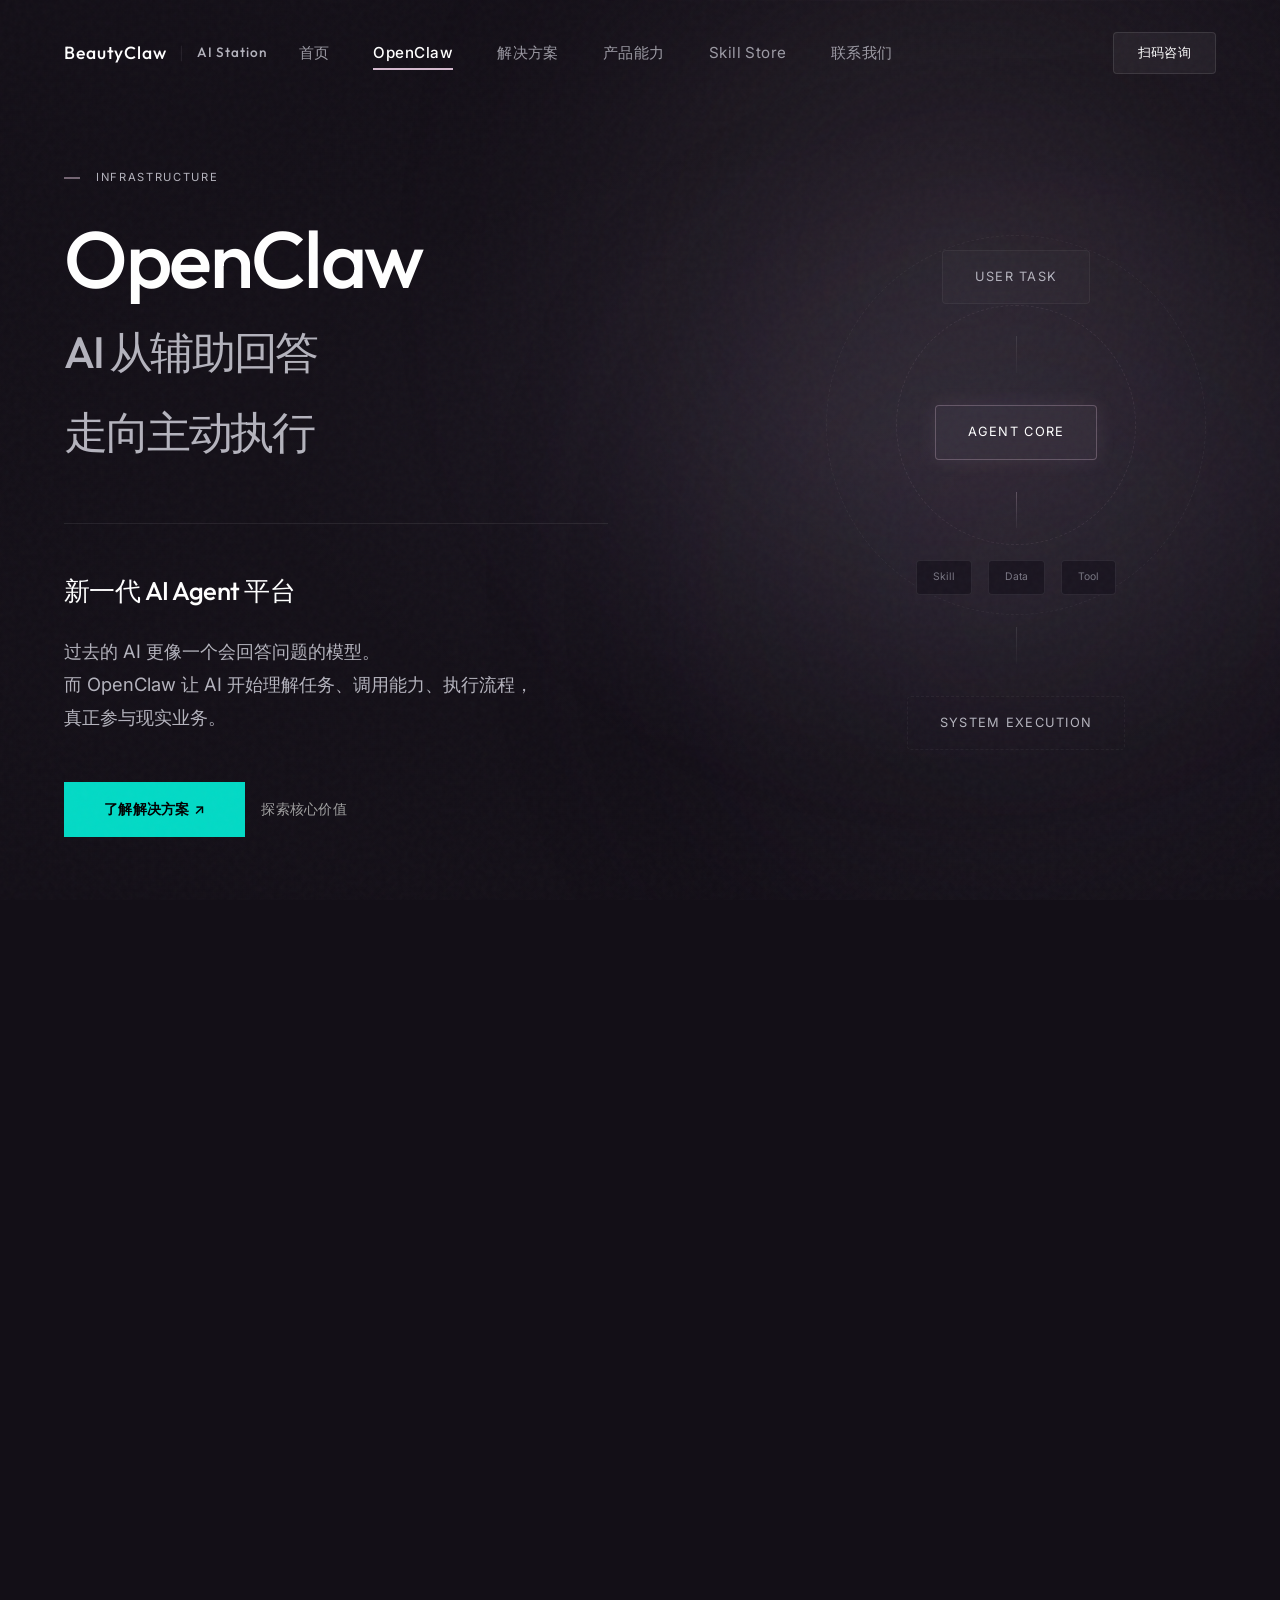
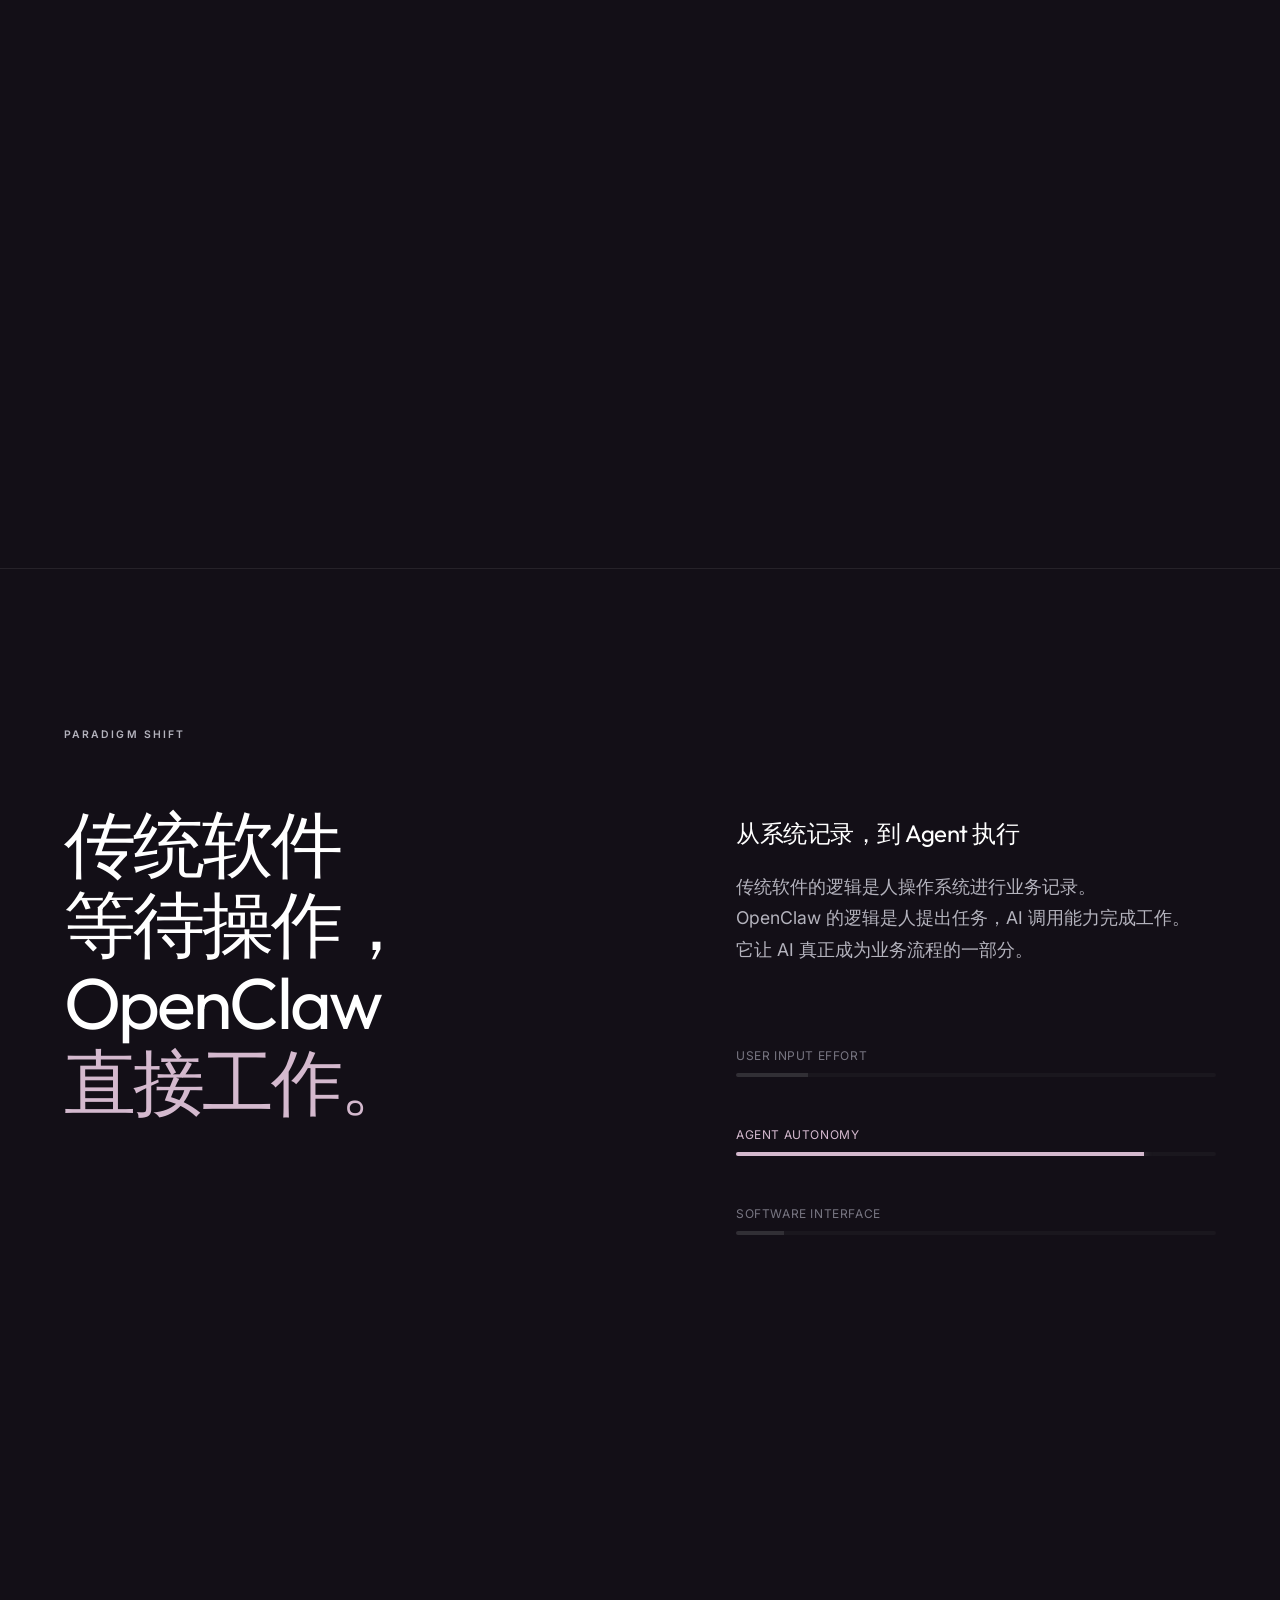
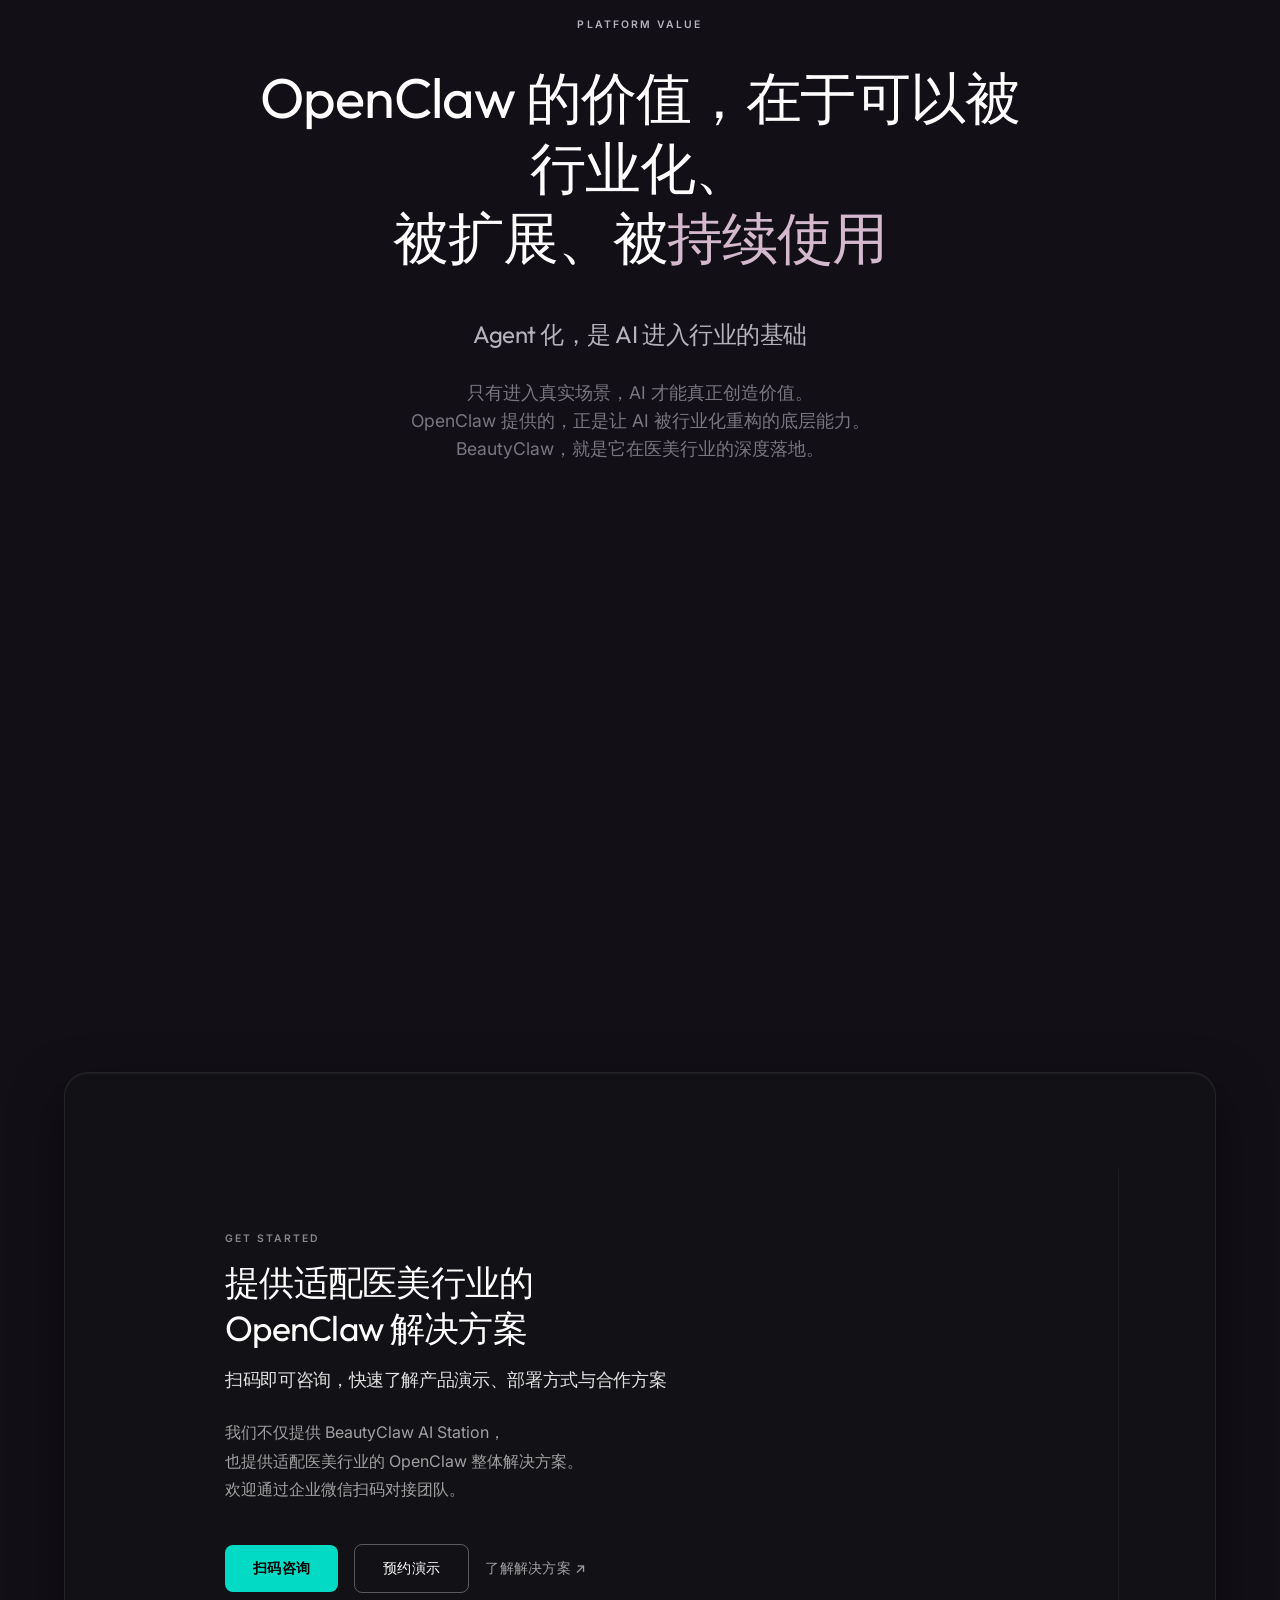
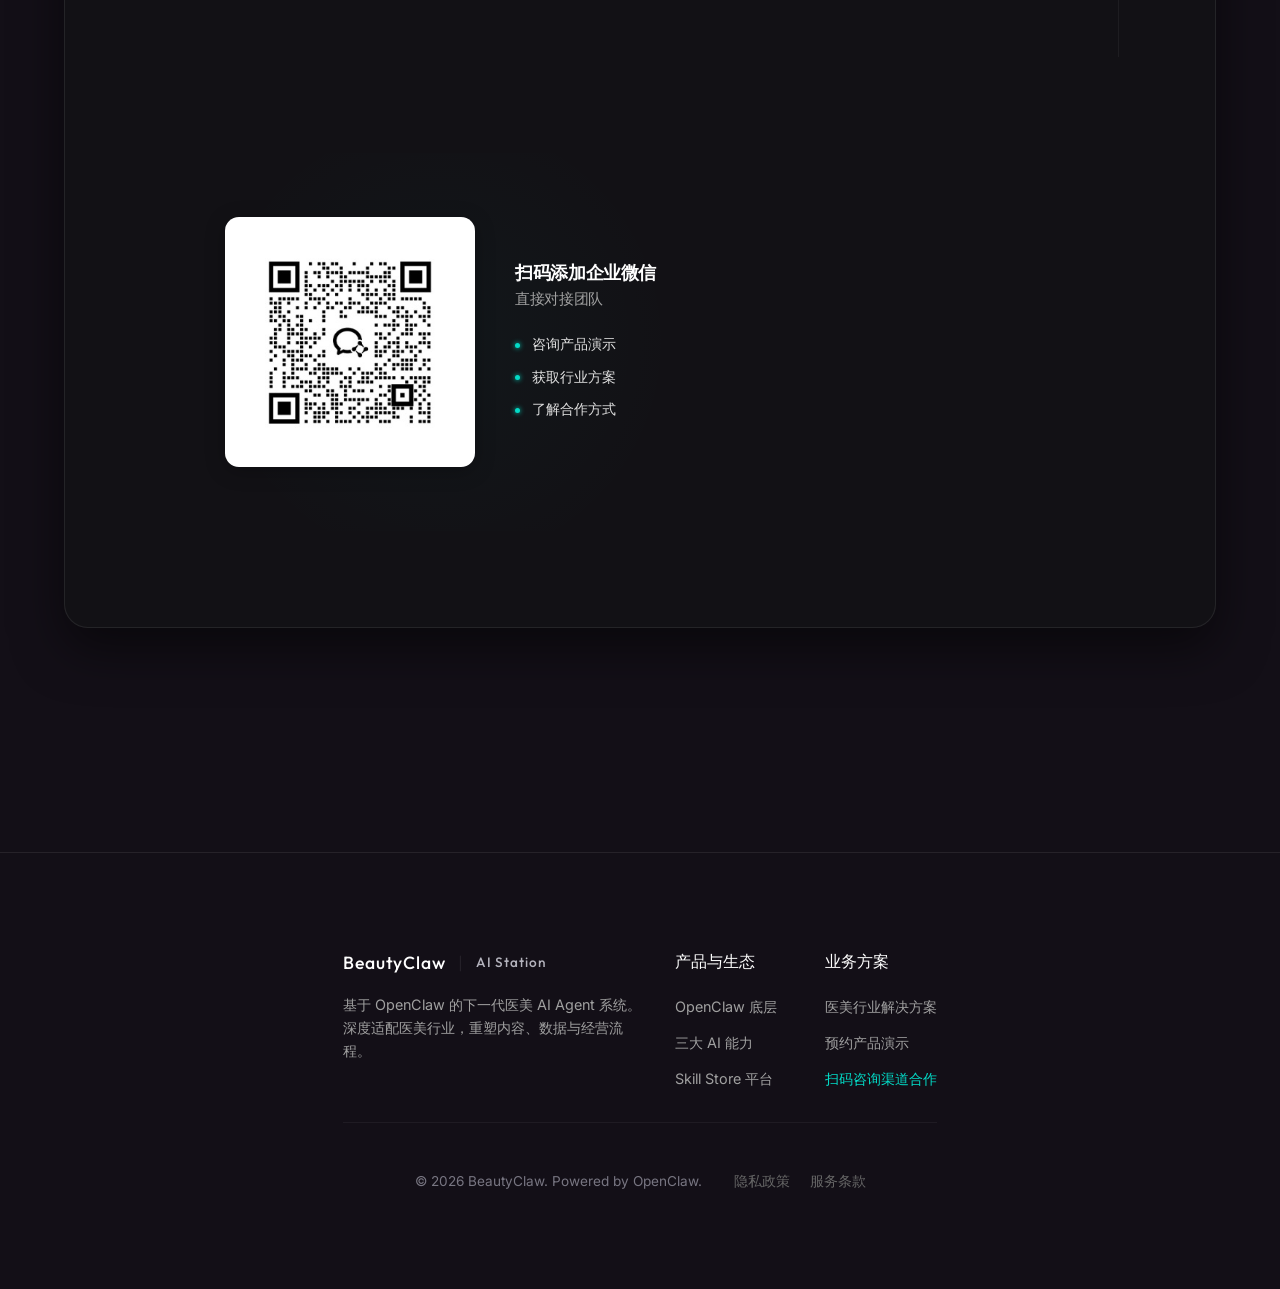
<file: openclaw.html>
<!DOCTYPE html>
<html lang="zh-CN">
<head>
    <meta charset="UTF-8">
    <meta name="viewport" content="width=device-width, initial-scale=1.0">
    <title>OpenClaw AI Agent Platform | 革命性的基础设施</title>
    <meta name="description" content="OpenClaw 不是聊天机器人，而是新一代 AI Agent 基础设施。">
    <link rel="stylesheet" href="css/style.css">
    <link rel="preconnect" href="https://fonts.googleapis.com">
    <link rel="preconnect" href="https://fonts.gstatic.com" crossorigin>
    <link href="https://fonts.googleapis.com/css2?family=Inter:wght@300;400;500;600&family=Outfit:wght@300;400;500;600;700&display=swap" rel="stylesheet">
</head>
<body>
    <div class="noise-overlay"></div>
    
        <!-- Navbar -->
    <nav class="navbar" id="navbar">
        <div class="container nav-container">
            <div class="brand">
                <span class="brand-name">BeautyClaw</span>
                <span class="brand-line">|</span>
                <span class="brand-suffix">AI Station</span>
            </div>
            <div class="nav-links desktop-only" style="margin-right: auto; margin-left: 2rem;">
                <a href="index.html" class="nav-link">首页</a>
                <a href="openclaw.html" class="nav-link active">OpenClaw</a>
                <a href="industry.html" class="nav-link">解决方案</a>
                <a href="capabilities.html" class="nav-link">产品能力</a>
                <a href="skillstore.html" class="nav-link">Skill Store</a>
                <a href="contact.html" class="nav-link">联系我们</a>
            </div>
            <div class="nav-actions">
                <a href="contact.html" class="btn btn-nav-glass btn-sm">扫码咨询</a>
                <button class="menu-toggle mobile-only" aria-label="Menu" style="background:none; border:none; color:#fff; font-size:1.5rem; cursor:pointer;" onclick="document.getElementById('mobileNav').classList.toggle('active')">☰</button>
            </div>
        </div>
        <!-- Mobile nav links -->
        <div id="mobileNav" class="mobile-nav-menu" style="display: none; flex-direction: column; background: rgba(10,10,15,0.95); padding: 1rem; position: absolute; top: 100%; left: 0; width: 100%; border-bottom: 1px solid rgba(255,255,255,0.1); backdrop-filter: blur(10px);">
            <a href="index.html" class="nav-link">首页</a>
            <a href="openclaw.html" class="nav-link active">OpenClaw</a>
            <a href="industry.html" class="nav-link">行业解决方案</a>
            <a href="capabilities.html" class="nav-link">产品能力</a>
            <a href="skillstore.html" class="nav-link">Skill Store</a>
            <a href="contact.html" class="nav-link">联系我们</a>
        </div>
    </nav>

    <main class="smooth-wrapper">
        <!-- 1. OpenClaw Hero -->
        <section class="hero slide-up-el">
            <div class="hero-bg-system">
                <div class="bg-glow center-glow"></div>
                <div class="bg-glow pink-glow"></div>
                <div class="bg-glow purple-glow"></div>
                <div class="bg-glow text-support-glow"></div>
                <div class="grid-layer"></div>
                <div class="system-scan-line"></div>
            </div>
            
            <div class="container hero-container">
                <div class="hero-layout">
                    <!-- Left: Text Clear Zone -->
                    <div class="hero-content-left">
                        <div class="hero-top">
                            <div class="hero-badge">Infrastructure</div>
                        </div>
                        <h1 class="hero-title" style="font-size: 5rem;">
                            OpenClaw<br>
                            <span class="text-dim" style="font-size: 2.75rem;">AI 从辅助回答<br>走向主动执行</span>
                        </h1>
                        <div class="hero-text-block">
                            <h2 class="hero-subtitle">新一代 AI Agent 平台</h2>
                            <div class="hero-desc-area">
                                <p class="hero-desc">
                                    过去的 AI 更像一个会回答问题的模型。<br class="desktop-only">
                                    而 OpenClaw 让 AI 开始理解任务、调用能力、执行流程，<br class="desktop-only">
                                    真正参与现实业务。
                                </p>
                                <div class="hero-actions">
                                    <a href="#contact" class="btn btn-primary">了解解决方案 ↗</a>
                                    <a href="#why" class="btn btn-text">探索核心价值</a>
                                </div>
                            </div>
                        </div>
                    </div>
                    
                    <!-- Right: Abstract Agent Logic Vector -->
                    <div class="hero-visual-right">
                        <div class="agent-logic-diagram">
                            <div class="logic-node logic-task">User Task</div>
                            <div class="logic-line l-1"></div>
                            <div class="logic-node logic-agent highlight">AGENT CORE</div>
                            <div class="logic-line l-2"></div>
                            <div class="logic-nodes-group">
                                <div class="logic-subnode">Skill</div>
                                <div class="logic-subnode">Data</div>
                                <div class="logic-subnode">Tool</div>
                            </div>
                            <div class="logic-line l-3"></div>
                            <div class="logic-node logic-result dark">System Execution</div>
                            
                            <!-- background radar rings for Agent core -->
                            <div class="oc-ring outer"></div>
                            <div class="oc-ring inner"></div>
                        </div>
                    </div>
                </div>
            </div>
        </section>

        <!-- 2. Why OpenClaw is Revolutionary -->
        <section id="why" class="section slide-up-el pt-large">
            <div class="container layout-header-side">
                <div class="side-title">
                    <h4 class="section-subtitle-mono">WHY REVOLUTIONARY</h4>
                    <h2 class="section-title">为什么 OpenClaw<br>是革命性的？</h2>
                    <h4 class="subsection-title">因为它改变了 AI 的角色</h4>
                </div>
                <div class="side-content">
                    <p class="section-desc text-left">
                        传统 AI 停留在“辅助回答”。<br>
                        OpenClaw 则推动 AI 进入“主动工作”的阶段。<br>
                        这不是功能上的增强，而是人机交互工作方式的根本性变化。
                    </p>
                </div>
            </div>
            
            <div class="container">
                <div class="compare-monolith-box">
                    <div class="compare-side pass-side">
                        <div class="compare-tag">Past : Assistant</div>
                        <div class="compare-graphic">
                            <div class="cg-line">User Prompt</div>
                            <div class="cg-dot"></div>
                            <div class="cg-line end">AI Output Text</div>
                        </div>
                    </div>
                    <div class="compare-divider"></div>
                    <div class="compare-side future-side active">
                        <div class="compare-tag highlight">Future : OpenClaw Agent</div>
                        <div class="compare-graphic complex">
                            <div class="cg-line active">User Objective</div>
                            <div class="cg-core-loop">
                                <span>Plan</span>
                                <span class="dot">·</span>
                                <span>Act</span>
                                <span class="dot">·</span>
                                <span>Observe</span>
                            </div>
                            <div class="cg-line end active">Continuous Execution</div>
                        </div>
                    </div>
                </div>
            </div>
        </section>

        <!-- 3. Difference from Traditional Software -->
        <section class="section slide-up-el mt-large block-heavy">
            <div class="container pb-0">
                <h4 class="section-subtitle-mono text-darker">PARADIGM SHIFT</h4>
            </div>
            <div class="container layout-massive-split">
                <div class="massive-text">
                    <h2 class="massive-title">
                        传统软件<br>等待操作，<br>
                        OpenClaw<br>
                        <span class="text-highlight">直接工作。</span>
                    </h2>
                </div>
                <div class="massive-desc">
                    <div class="desc-box">
                        <h3>从系统记录，到 Agent 执行</h3>
                        <p>
                            传统软件的逻辑是人操作系统进行业务记录。<br>
                            OpenClaw 的逻辑是人提出任务，AI 调用能力完成工作。<br>
                            它让 AI 真正成为业务流程的一部分。
                        </p>
                    </div>
                    
                    <!-- Abstract abstract workflow visual -->
                    <div class="abstract-workflow-relations">
                        <div class="relation-row">
                            <span class="rel-label dim">User Input Effort</span>
                            <div class="rel-track"><div class="rel-fill" style="width: 15%;"></div></div>
                        </div>
                        <div class="relation-row mt-1">
                            <span class="rel-label">Agent Autonomy</span>
                            <div class="rel-track"><div class="rel-fill active" style="width: 85%;"></div></div>
                        </div>
                        <div class="relation-row mt-1">
                            <span class="rel-label dim">Software Interface</span>
                            <div class="rel-track"><div class="rel-fill" style="width: 10%;"></div></div>
                        </div>
                    </div>
                </div>
            </div>
        </section>

        <!-- 4. Platform Value -->
        <section class="section slide-up-el pt-large">
            <div class="container center-wrapper">
                <h4 class="section-subtitle-mono">PLATFORM VALUE</h4>
                <h2 class="judgement-title">
                    OpenClaw 的价值，在于可以被行业化、<br>被扩展、被<span class="text-highlight">持续使用</span>
                </h2>
                <h3 class="judgement-subtitle">Agent 化，是 AI 进入行业的基础</h3>
                <p class="judgement-desc">
                    只有进入真实场景，AI 才能真正创造价值。<br>
                    OpenClaw 提供的，正是让 AI 被行业化重构的底层能力。<br>
                    BeautyClaw，就是它在医美行业的深度落地。
                </p>
            </div>
        </section>

        <!-- 5. CTA -->
                <!-- Unified Contact CTA Section -->
        <section id="contact" class="section contact-conversion slide-up-el pb-large mt-large" style="margin-bottom: 4rem;">
            <div class="container pt-large">
                <div class="premium-conversion-card" style="display: flex; background: rgba(18,18,22, 0.95); border: 1px solid rgba(255,255,255,0.08); border-radius: 24px; box-shadow: 0 20px 50px rgba(0,0,0,0.5), inset 0 1px 0 rgba(255,255,255,0.05); overflow: hidden; justify-content: space-between; flex-wrap: wrap;">
                    
                    <div class="conversion-left" style="padding: 4rem; flex: 1; min-width: 320px; display: flex; flex-direction: column; justify-content: center; border-right: 1px solid rgba(255,255,255,0.05);">
                        <h4 class="section-subtitle-mono" style="color: #888; margin-bottom: 1rem; letter-spacing: 2px;">GET STARTED</h4>
                        <h2 class="conversion-title" style="font-size: 2.2rem; margin-bottom: 1rem; color: #fff; line-height: 1.3;">提供适配医美行业的<br>OpenClaw 解决方案</h2>
                        <h4 class="conversion-subtitle" style="font-size: 1.1rem; color: #e0e0e0; margin-bottom: 1.5rem; font-weight: 500;">扫码即可咨询，快速了解产品演示、部署方式与合作方案</h4>
                        <p class="conversion-desc" style="color: #a0a0a0; line-height: 1.8; margin-bottom: 2.5rem; max-width: 400px; font-size: 1rem;">
                            我们不仅提供 BeautyClaw AI Station，<br>
                            也提供适配医美行业的 OpenClaw 整体解决方案。<br>
                            欢迎通过企业微信扫码对接团队。
                        </p>
                        <div class="conversion-actions" style="display: flex; gap: 1rem; align-items: center; flex-wrap: wrap;">
                            <a href="contact.html" class="btn btn-primary" style="padding: 12px 28px; border-radius: 8px;">扫码咨询</a>
                            <a href="contact.html" class="btn btn-outline" style="padding: 12px 28px; border-radius: 8px;">预约演示</a>
                            <a href="contact.html" class="btn btn-text" style="color: #03dac6;">了解解决方案 ↗</a>
                        </div>
                    </div>
                    
                    <div class="conversion-right" style="padding: 4rem; display: flex; align-items: center; justify-content: center; background: radial-gradient(circle at center, rgba(3, 218, 198, 0.03) 0%, transparent 70%); flex-wrap: wrap; gap: 2.5rem;">
                        <div class="qr-core-display" style="width: 250px; height: 250px; background: #fff; border-radius: 14px; padding: 16px; display: flex; align-items: center; justify-content: center; box-shadow: 0 4px 20px rgba(0,0,0,0.25); flex-shrink: 0; overflow: hidden;">
                            <img src="images/wecom_qr.png" alt="企业微信二维码 - 扫码添加 BeautyClaw" style="width: 100%; height: 100%; object-fit: contain; display: block;">
                        </div>
                        <div class="qr-side-text" style="text-align: left;">
                            <h3 class="qst-title" style="font-size: 1.15rem; font-weight: 600; color: #fff; margin-bottom: 0.5rem;">扫码添加企业微信</h3>
                            <h4 class="qst-subtitle" style="font-size: 0.95rem; color: #a0a0a0; font-weight: 400; margin-bottom: 1.5rem;">直接对接团队</h4>
                            <ul class="qst-list" style="list-style: none; padding: 0; margin: 0; display: flex; flex-direction: column; gap: 0.6rem; color: #e0e0e0; font-size: 0.9rem;">
                                <li><span class="sst-dot" style="display: inline-block; width: 5px; height: 5px; border-radius: 50%; background: #03dac6; margin-right: 8px; vertical-align: middle; box-shadow: 0 0 5px #03dac6;"></span> 咨询产品演示</li>
                                <li><span class="sst-dot" style="display: inline-block; width: 5px; height: 5px; border-radius: 50%; background: #03dac6; margin-right: 8px; vertical-align: middle; box-shadow: 0 0 5px #03dac6;"></span> 获取行业方案</li>
                                <li><span class="sst-dot" style="display: inline-block; width: 5px; height: 5px; border-radius: 50%; background: #03dac6; margin-right: 8px; vertical-align: middle; box-shadow: 0 0 5px #03dac6;"></span> 了解合作方式</li>
                            </ul>
                        </div>
                    </div>

                </div>
            </div>
        </section>
</main>

        <!-- Footer -->
    <footer class="footer">
        <div class="container footer-wrapper" style="display: flex; flex-direction: column; gap: 2rem;">
            <div class="footer-top" style="display: flex; justify-content: space-between; flex-wrap: wrap; gap: 2rem; border-bottom: 1px solid rgba(255,255,255,0.05); padding-bottom: 2rem;">
                <div class="brand-area" style="max-width: 300px;">
                    <div class="brand" style="margin-bottom: 1rem;">
                        <span class="brand-name">BeautyClaw</span>
                        <span class="brand-line">|</span>
                        <span class="brand-suffix">AI Station</span>
                    </div>
                    <p style="color: #a0a0a0; font-size: 0.9rem; line-height: 1.6;">基于 OpenClaw 的下一代医美 AI Agent 系统。深度适配医美行业，重塑内容、数据与经营流程。</p>
                </div>
                <div class="footer-links" style="display: flex; gap: 3rem; flex-wrap: wrap;">
                    <div class="link-group" style="display: flex; flex-direction: column; gap: 0.8rem;">
                        <span style="color: #fff; font-weight: 500; margin-bottom: 0.5rem;">产品与生态</span>
                        <a href="openclaw.html" style="color: #a0a0a0; text-decoration: none; font-size: 0.9rem;">OpenClaw 底层</a>
                        <a href="capabilities.html" style="color: #a0a0a0; text-decoration: none; font-size: 0.9rem;">三大 AI 能力</a>
                        <a href="skillstore.html" style="color: #a0a0a0; text-decoration: none; font-size: 0.9rem;">Skill Store 平台</a>
                    </div>
                    <div class="link-group" style="display: flex; flex-direction: column; gap: 0.8rem;">
                        <span style="color: #fff; font-weight: 500; margin-bottom: 0.5rem;">业务方案</span>
                        <a href="industry.html" style="color: #a0a0a0; text-decoration: none; font-size: 0.9rem;">医美行业解决方案</a>
                        <a href="contact.html" style="color: #a0a0a0; text-decoration: none; font-size: 0.9rem;">预约产品演示</a>
                        <a href="contact.html" style="color: #03dac6; text-decoration: none; font-size: 0.9rem;">扫码咨询渠道合作</a>
                    </div>
                </div>
            </div>
            <div class="footer-bottom" style="display: flex; justify-content: space-between; color: #666; font-size: 0.85rem; padding-top: 1rem;">
                <div class="copyright">&copy; 2026 BeautyClaw. Powered by OpenClaw.</div>
                <div class="legal">
                    <a href="#" style="color: #666; text-decoration: none; margin-left: 1rem;">隐私政策</a>
                    <a href="#" style="color: #666; text-decoration: none; margin-left: 1rem;">服务条款</a>
                </div>
            </div>
        </div>
    </footer>

    <script src="js/script.js"></script>

<script>
    function toggleMobileNav() {
        const menu = document.getElementById('mobileNav');
        if(menu) {
            menu.style.display = menu.style.display === 'none' || menu.style.display === '' ? 'flex' : 'none';
        }
    }
    const btn = document.querySelector('.menu-toggle');
    if (btn) btn.onclick = toggleMobileNav;
</script>
</body>
</html>
</file>
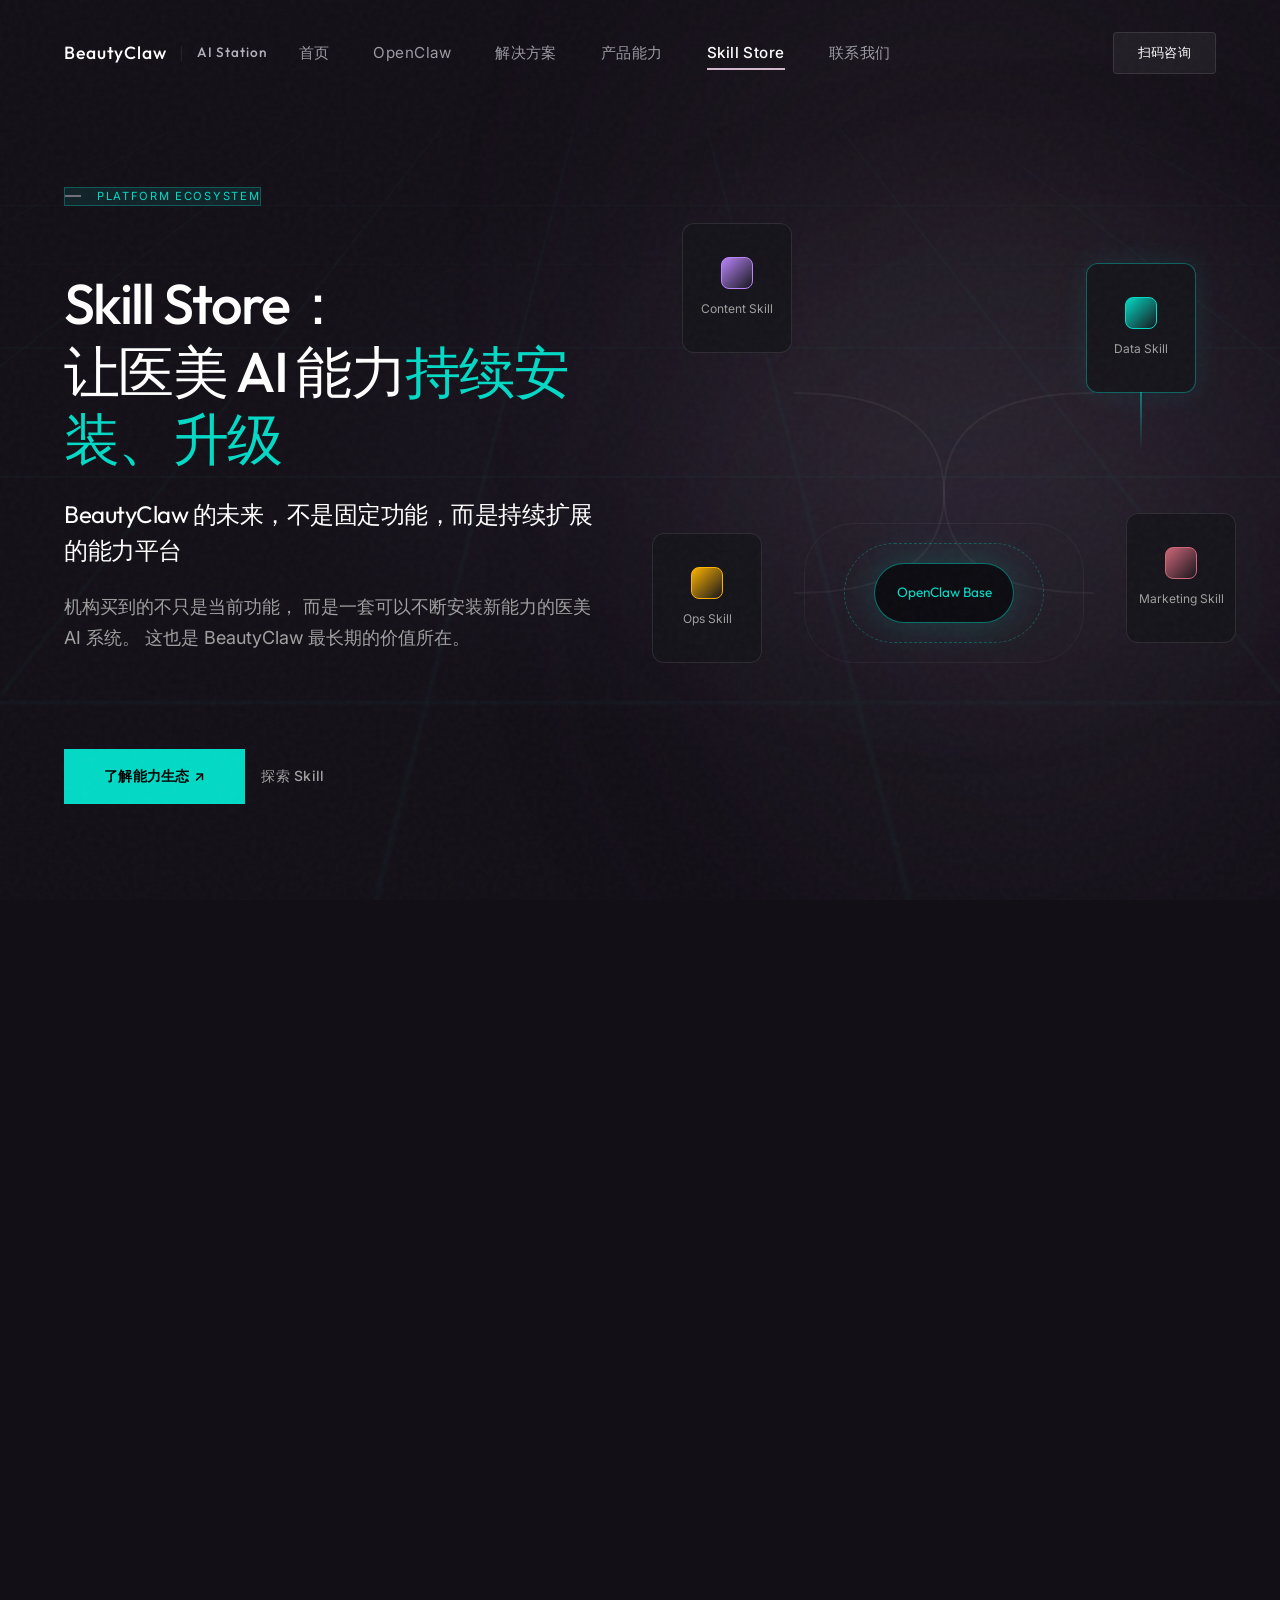
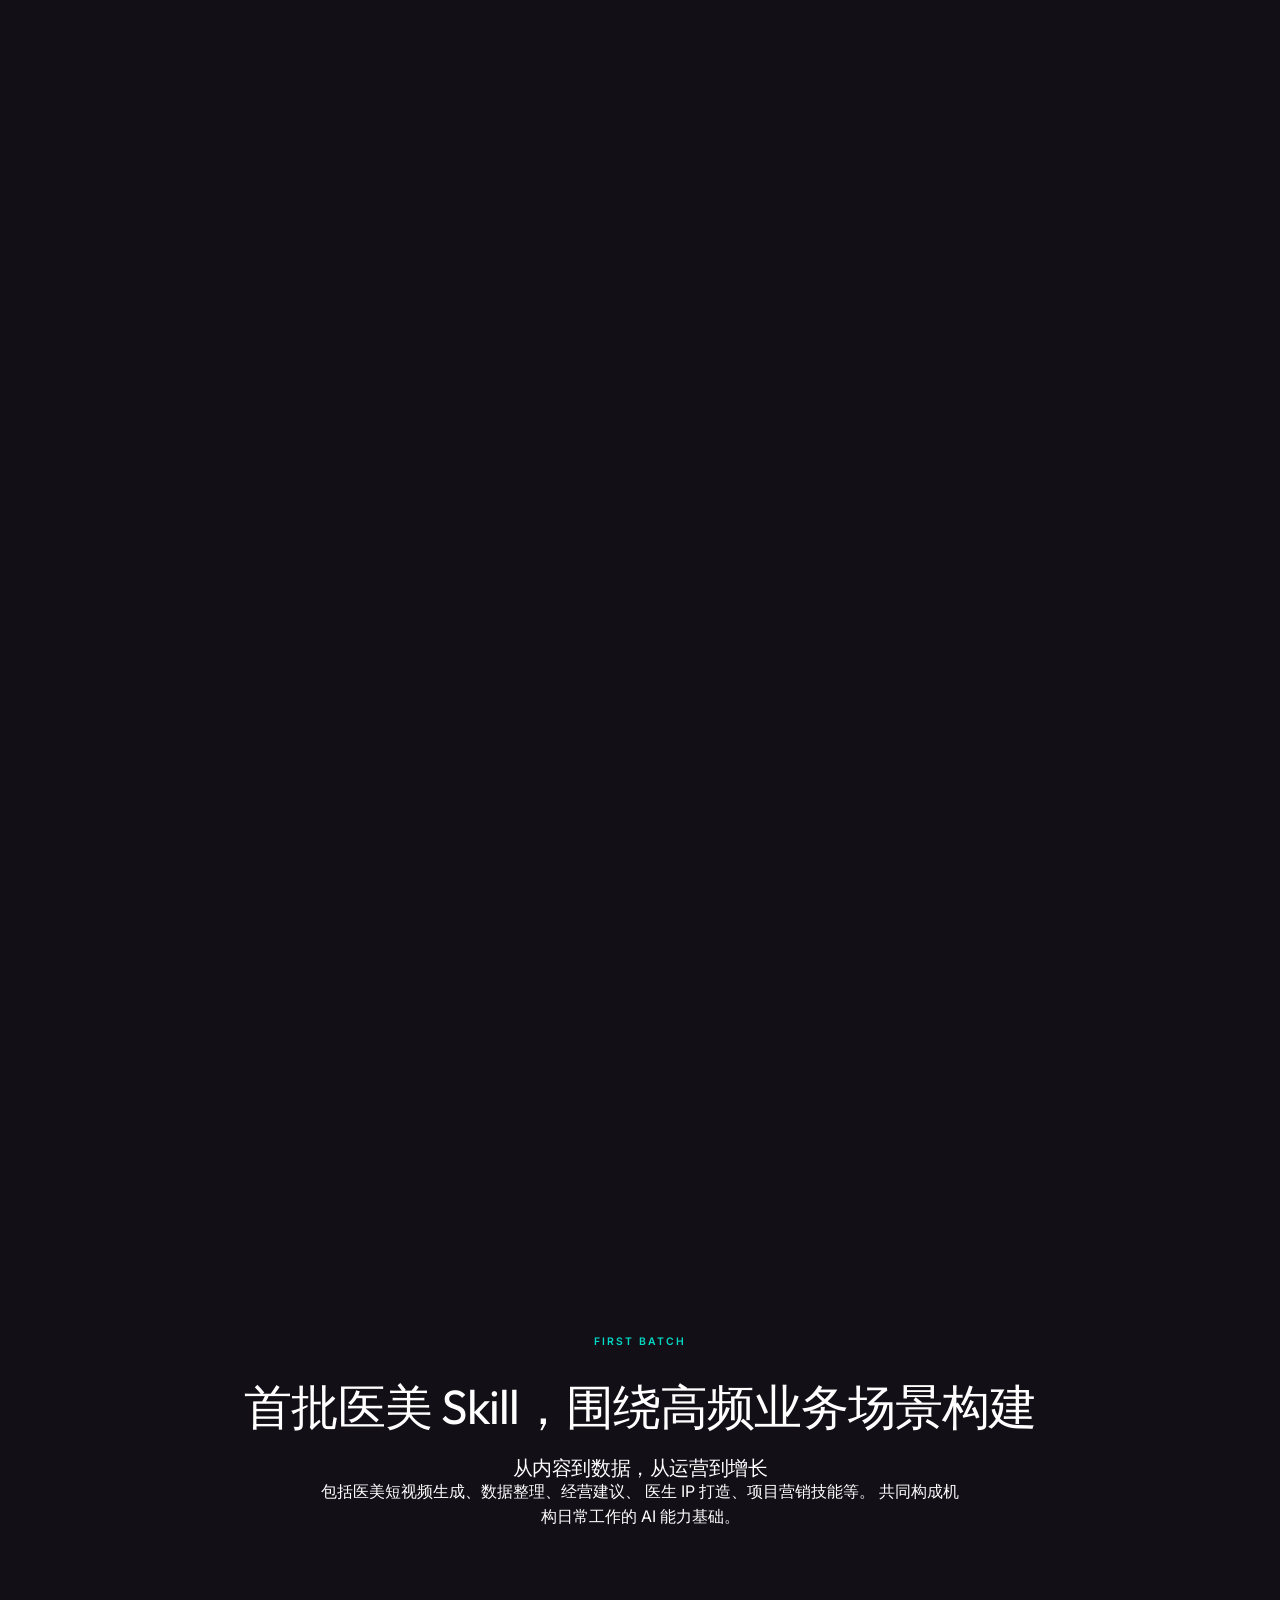
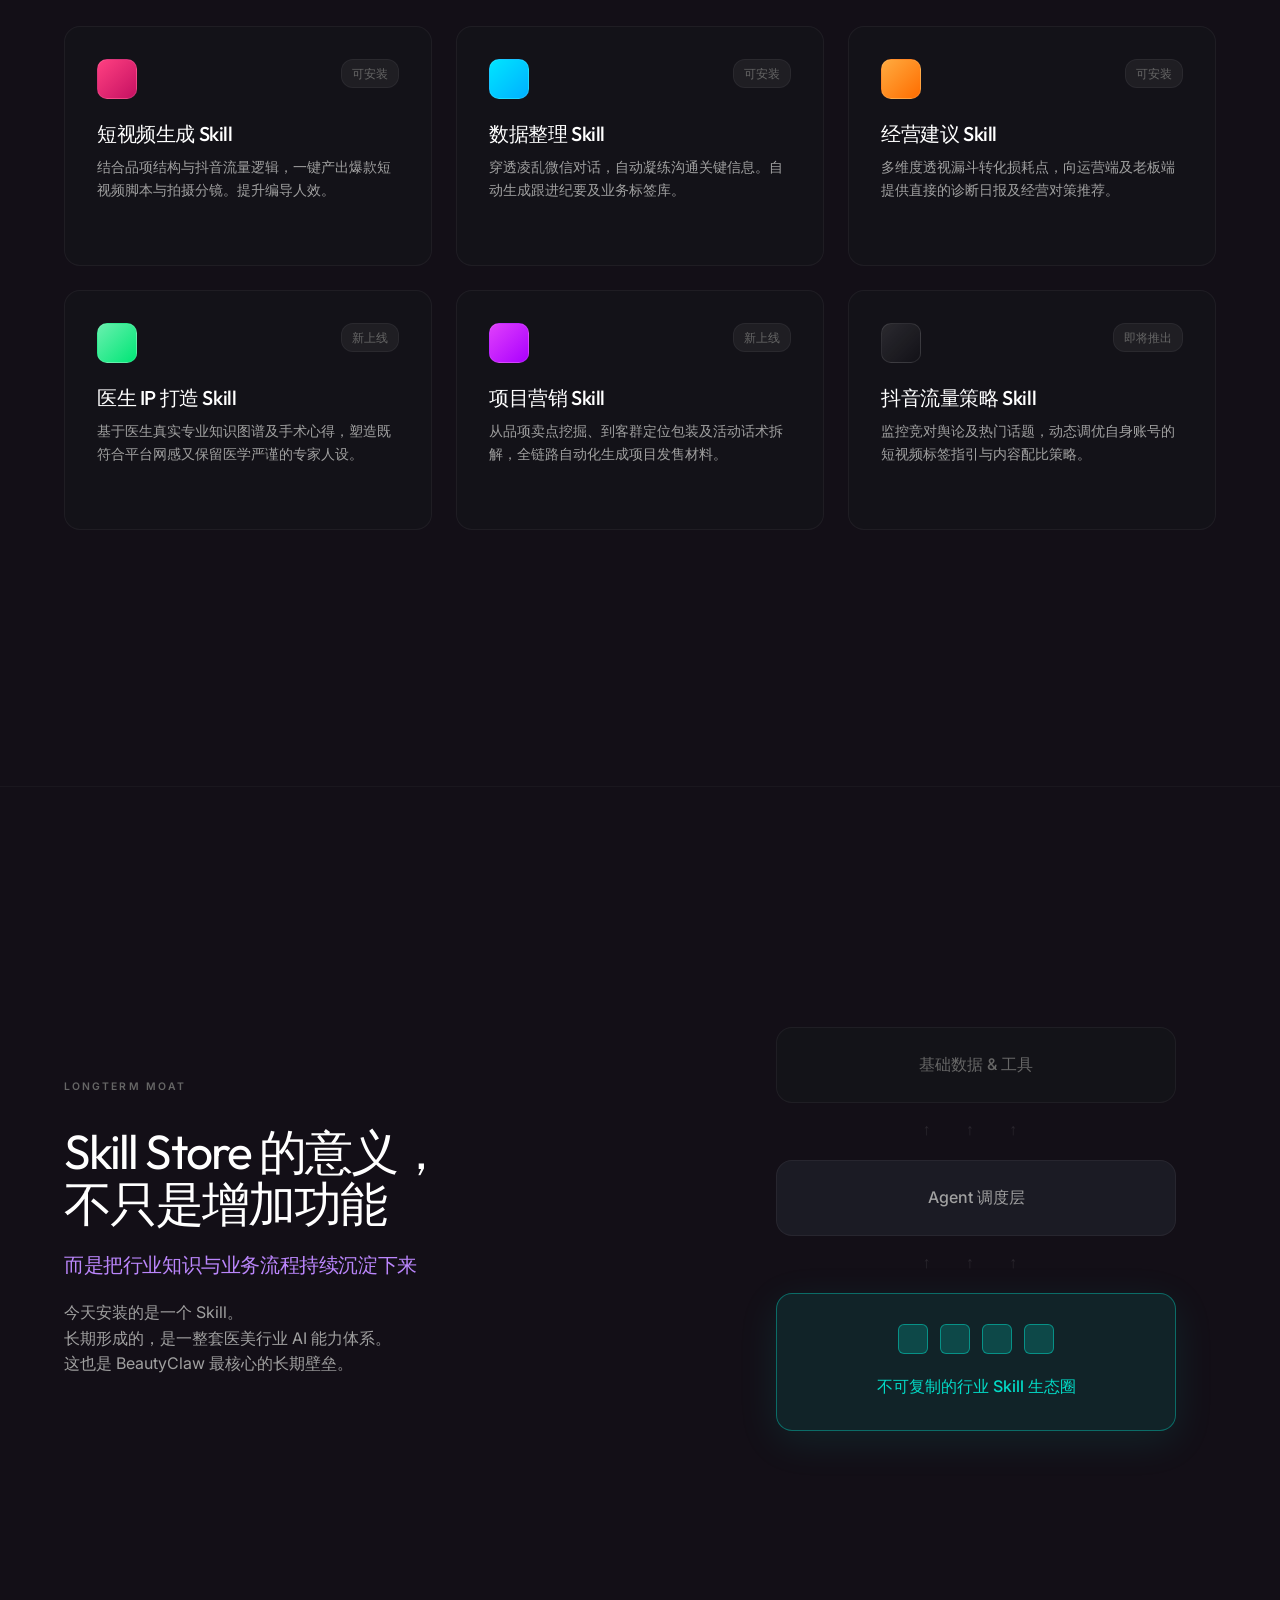
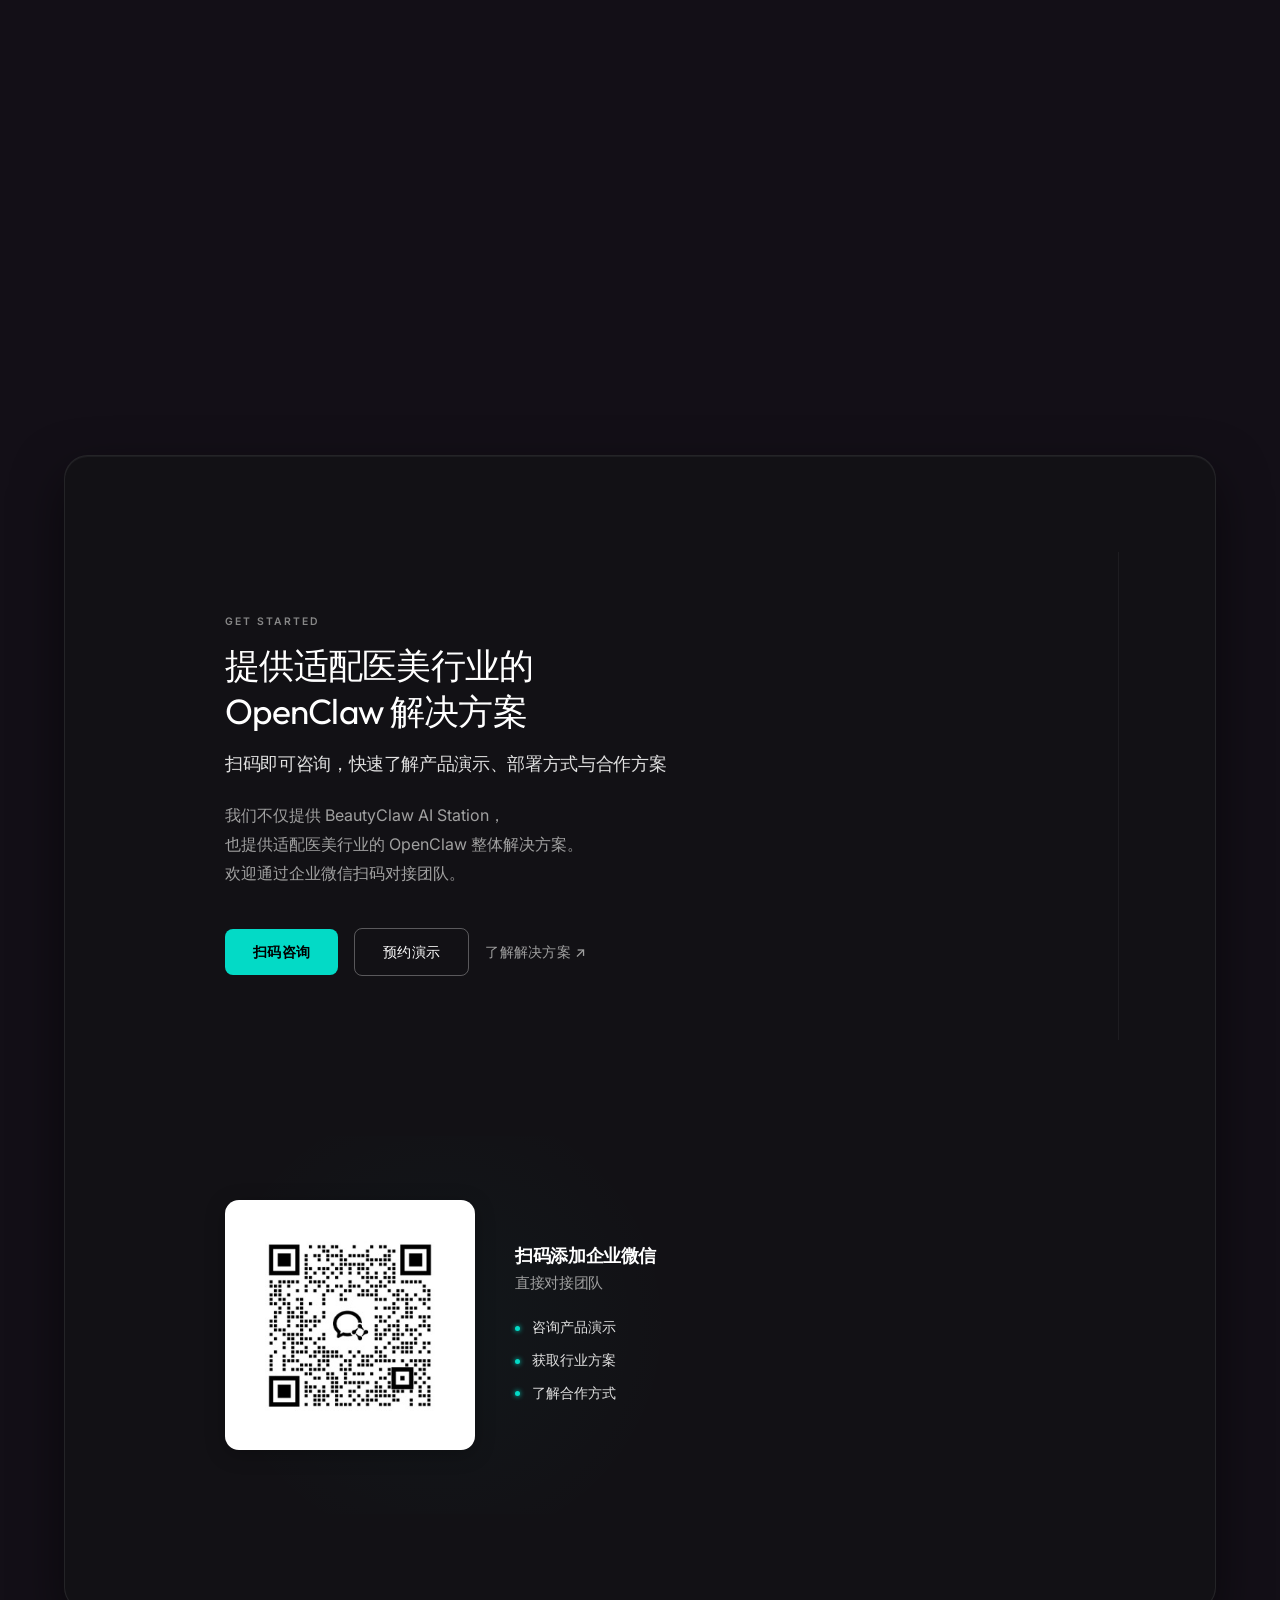
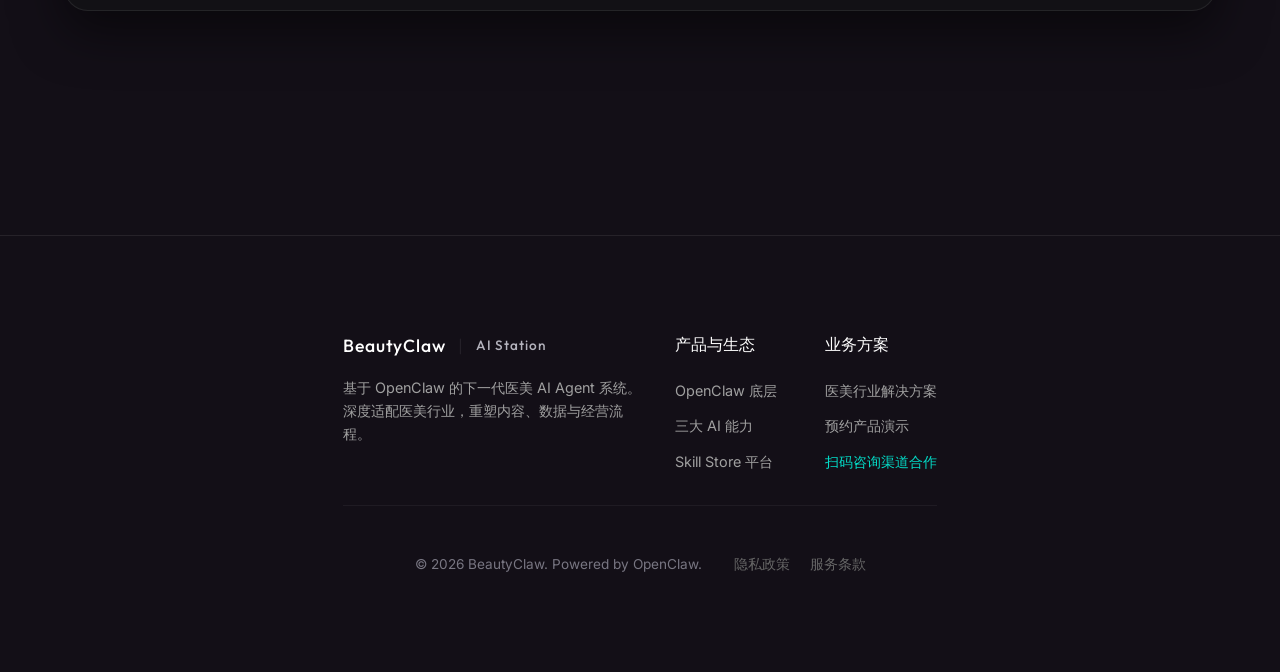
<file: skillstore.html>
<!DOCTYPE html>
<html lang="zh-CN">
<head>
    <meta charset="UTF-8">
    <meta name="viewport" content="width=device-width, initial-scale=1.0">
    <title>Skill Store | BeautyClaw AI Station</title>
    <meta name="description" content="Skill Store：让医美 AI 能力持续安装、持续升级。BeautyClaw 的未来，不是固定功能，而是持续扩展的能力平台。">
    <link rel="stylesheet" href="css/style.css">
    <link rel="stylesheet" href="css/skillstore.css">
    <link rel="preconnect" href="https://fonts.googleapis.com">
    <link rel="preconnect" href="https://fonts.gstatic.com" crossorigin>
    <link href="https://fonts.googleapis.com/css2?family=Inter:wght@300;400;500;600&family=Outfit:wght@300;400;500;600;700&display=swap" rel="stylesheet">
</head>
<body class="skillstore-page">
    <div class="noise-overlay"></div>
    
        <!-- Navbar -->
    <nav class="navbar" id="navbar">
        <div class="container nav-container">
            <div class="brand">
                <span class="brand-name">BeautyClaw</span>
                <span class="brand-line">|</span>
                <span class="brand-suffix">AI Station</span>
            </div>
            <div class="nav-links desktop-only" style="margin-right: auto; margin-left: 2rem;">
                <a href="index.html" class="nav-link">首页</a>
                <a href="openclaw.html" class="nav-link">OpenClaw</a>
                <a href="industry.html" class="nav-link">解决方案</a>
                <a href="capabilities.html" class="nav-link">产品能力</a>
                <a href="skillstore.html" class="nav-link active">Skill Store</a>
                <a href="contact.html" class="nav-link">联系我们</a>
            </div>
            <div class="nav-actions">
                <a href="contact.html" class="btn btn-nav-glass btn-sm">扫码咨询</a>
                <button class="menu-toggle mobile-only" aria-label="Menu" style="background:none; border:none; color:#fff; font-size:1.5rem; cursor:pointer;" onclick="document.getElementById('mobileNav').classList.toggle('active')">☰</button>
            </div>
        </div>
        <!-- Mobile nav links -->
        <div id="mobileNav" class="mobile-nav-menu" style="display: none; flex-direction: column; background: rgba(10,10,15,0.95); padding: 1rem; position: absolute; top: 100%; left: 0; width: 100%; border-bottom: 1px solid rgba(255,255,255,0.1); backdrop-filter: blur(10px);">
            <a href="index.html" class="nav-link">首页</a>
            <a href="openclaw.html" class="nav-link">OpenClaw</a>
            <a href="industry.html" class="nav-link">行业解决方案</a>
            <a href="capabilities.html" class="nav-link">产品能力</a>
            <a href="skillstore.html" class="nav-link active">Skill Store</a>
            <a href="contact.html" class="nav-link">联系我们</a>
        </div>
    </nav>

    <main class="smooth-wrapper">
        <!-- 1. 首屏 Hero Section -->
        <section class="hero slide-up-el store-hero">
            <div class="hero-bg-system">
                <div class="bg-glow center-glow"></div>
                <div class="bg-glow pink-glow" style="opacity: 0.1"></div>
                <div class="bg-glow purple-glow" style="opacity: 0.2"></div>
                <div class="bg-glow accent-glow"></div>
                <div class="store-grid-bg"></div>
            </div>
            <div class="container hero-container" style="min-height: 85vh; padding-top: 4rem;">
                <div class="hero-layout" style="align-items: center;">
                    <div class="hero-content-left" style="max-width: 650px;">
                        <div class="hero-top" style="margin-bottom: 2rem;">
                            <div class="hero-badge" style="background: rgba(3, 218, 198, 0.1); border: 1px solid rgba(3, 218, 198, 0.3); color: #03dac6;">Platform Ecosystem</div>
                        </div>
                        <h1 class="hero-title" style="font-size: 3.5rem; line-height: 1.2; margin-bottom: 1.5rem;">
                            Skill Store：<br>让医美 AI 能力<span class="text-highlight" style="color: #03dac6;">持续安装、升级</span>
                        </h1>
                        <h2 class="hero-subtitle" style="font-weight: 400; font-size: 1.5rem; color: #fff; margin-bottom: 1.5rem;">
                            BeautyClaw 的未来，不是固定功能，而是持续扩展的能力平台
                        </h2>
                        <p class="hero-desc" style="font-size: 1.125rem; color: #a0a0a0; line-height: 1.7; max-width: 550px;">
                            机构买到的不只是当前功能，
                            而是一套可以不断安装新能力的医美 AI 系统。
                            这也是 BeautyClaw 最长期的价值所在。
                        </p>
                        <div class="hero-actions" style="margin-top: 3rem;">
                            <a href="#contact" class="btn btn-primary" style="background: #03dac6; color: #000; font-weight: 600;">了解能力生态 ↗</a>
                            <a href="#definition" class="btn btn-text">探索 Skill</a>
                        </div>
                    </div>
                    
                    <div class="hero-visual-right" style="position: relative; height: 500px;">
                        <!-- Ecosystem / Installation Abstract Visual -->
                        <div class="store-platform-visual">
                            <!-- Platform base -->
                            <div class="sp-core">
                                <div class="sp-core-ring r1"></div>
                                <div class="sp-core-ring r2"></div>
                                <div class="sp-core-center">OpenClaw Base</div>
                            </div>
                            
                            <!-- Floating skills being pulled into the system -->
                            <div class="sp-skill s-1">
                                <div class="ss-icon bg-content"></div>
                                <span>Content Skill</span>
                            </div>
                            <div class="sp-skill s-2 installing">
                                <div class="ss-icon bg-data"></div>
                                <span>Data Skill</span>
                                <div class="install-beam"></div>
                            </div>
                            <div class="sp-skill s-3">
                                <div class="ss-icon bg-ops"></div>
                                <span>Ops Skill</span>
                            </div>
                            <div class="sp-skill s-4">
                                <div class="ss-icon bg-marketing"></div>
                                <span>Marketing Skill</span>
                            </div>

                            <!-- Abstract flow lines -->
                            <svg class="sp-lines" viewBox="0 0 500 500">
                                <path d="M 100 150 Q 250 150 250 250" class="flow-path"></path>
                                <path d="M 400 150 Q 250 150 250 250" class="flow-path"></path>
                                <path d="M 100 350 Q 250 350 250 250" class="flow-path"></path>
                                <path d="M 400 350 Q 250 350 250 250" class="flow-path"></path>
                            </svg>
                        </div>
                    </div>
                </div>
            </div>
        </section>

        <!-- 2. 什么是 Skill (Definition) -->
        <section id="definition" class="section slide-up-el pt-large">
            <div class="container layout-header-side">
                <div class="side-title">
                    <h4 class="section-subtitle-mono" style="color: #03dac6;">DEFINITION</h4>
                    <h2 class="section-title">什么是 Skill？</h2>
                    <h4 class="subsection-title" style="color: #fff;">面向业务任务的 AI 能力模块</h4>
                </div>
                <div class="side-content">
                    <p class="section-desc text-left mt-0">
                        每一个 Skill 都服务于明确场景，
                        例如内容生成、数据整理、项目营销或经营建议。
                        它不是简单插件，而是 OpenClaw 可调用的行业能力单元。
                    </p>
                </div>
            </div>
            
            <div class="container pb-large">
                <div class="skill-definition-cards">
                    <div class="def-card">
                        <div class="def-icon-box"><span class="icon-cube"></span></div>
                        <h3 class="def-title">原子化场景</h3>
                        <p class="def-desc">抛弃大而全的设计。每个 Skill 只为一个极其聚焦的高频场景服务，做深做透，达到行业专家级产出。</p>
                    </div>
                    <div class="def-card">
                        <div class="def-icon-box"><span class="icon-link"></span></div>
                        <h3 class="def-title">Agent 可直调</h3>
                        <p class="def-desc">并非游离于系统之外的插件。Skill 安装后，将被 OpenClaw 统一理解、自动编排并融入整个系统的认知中。</p>
                    </div>
                    <div class="def-card">
                        <div class="def-icon-box"><span class="icon-upgrade"></span></div>
                        <h3 class="def-title">随行业持续进化</h3>
                        <p class="def-desc">营销打法和平台机制在变，Skill 也会随着最新行业标准而独立升级，无需重构底层基础设施。</p>
                    </div>
                </div>
            </div>
        </section>

        <!-- 3. 为什么 Skill 是 OpenClaw 的核心 (Why Core) -->
        <section class="section slide-up-el block-heavy mb-large" style="background: rgba(18,18,18,0.7); padding: 5rem 0; border: 1px solid rgba(255,255,255,0.05); margin: 0 1rem; border-radius: 24px;">
            <div class="container center mb-large">
                <h4 class="section-subtitle-mono">EVOLUTION CORE</h4>
                <h2 class="massive-title" style="font-size: 2.8rem; margin-top: 1rem;">
                    Skill，是 OpenClaw 能力<br>持续增长的核心方式
                </h2>
                <h4 class="subsection-title" style="margin-top: 1.5rem; color: #fff;">从静态软件，到可进化平台</h4>
                <p class="section-desc center-desc" style="max-width: 650px; margin-top: 1.5rem;">
                    传统软件的功能是固定的。
                    而 BeautyClaw 的能力可以通过 Skill 持续扩展。
                    机构需求越具体，Skill 的价值就越明显。
                </p>
            </div>
            
            <div class="container pb-large">
                <!-- Paradigm Compare Visual -->
                <div class="paradigm-vs-box">
                    <div class="pvs-side static-side">
                        <div class="pvs-tag">传统软件型</div>
                        <div class="pvs-model">
                            <div class="monolith-block">
                                <div class="m-line"></div>
                                <div class="m-line"></div>
                                <div class="m-line"></div>
                                <div class="m-lock">功能边界固定</div>
                            </div>
                        </div>
                    </div>
                    <div class="pvs-divider">VS</div>
                    <div class="pvs-side evolve-side">
                        <div class="pvs-tag active">能力生态型</div>
                        <div class="pvs-model">
                            <div class="evolve-system">
                                <div class="e-core">Agent OS</div>
                                <div class="e-orbit-layer">
                                    <div class="e-skill s-a"></div>
                                    <div class="e-skill s-b"></div>
                                    <div class="e-skill s-c"></div>
                                    <div class="e-skill s-d new"><span class="plus">+</span></div>
                                </div>
                            </div>
                            <div class="e-label">可持续长出新能力边界</div>
                        </div>
                    </div>
                </div>
            </div>
        </section>

        <!-- 4. 首批医美 Skill 展示 (First Batch) -->
        <section class="section slide-up-el pt-large mb-large">
            <div class="container">
                <div class="center mb-large">
                    <h4 class="section-subtitle-mono" style="color: #03dac6;">FIRST BATCH</h4>
                    <h2 class="section-title">首批医美 Skill，围绕高频业务场景构建</h2>
                    <h4 class="subsection-title" style="color: #fff;">从内容到数据，从运营到增长</h4>
                    <p class="section-desc center-desc" style="max-width: 650px;">
                        包括医美短视频生成、数据整理、经营建议、
                        医生 IP 打造、项目营销技能等。
                        共同构成机构日常工作的 AI 能力基础。
                    </p>
                </div>
            </div>

            <div class="container">
                <div class="skill-showcase-grid">
                    <!-- Cards -->
                    <div class="skill-sc-card">
                        <div class="sc-icon text-wrap"></div>
                        <div class="sc-content">
                            <h3>短视频生成 Skill</h3>
                            <p>结合品项结构与抖音流量逻辑，一键产出爆款短视频脚本与拍摄分镜。提升编导人效。</p>
                        </div>
                        <div class="sc-status">可安装</div>
                    </div>
                    
                    <div class="skill-sc-card">
                        <div class="sc-icon data-wrap"></div>
                        <div class="sc-content">
                            <h3>数据整理 Skill</h3>
                            <p>穿透凌乱微信对话，自动凝练沟通关键信息。自动生成跟进纪要及业务标签库。</p>
                        </div>
                        <div class="sc-status">可安装</div>
                    </div>

                    <div class="skill-sc-card">
                        <div class="sc-icon ops-wrap"></div>
                        <div class="sc-content">
                            <h3>经营建议 Skill</h3>
                            <p>多维度透视漏斗转化损耗点，向运营端及老板端提供直接的诊断日报及经营对策推荐。</p>
                        </div>
                        <div class="sc-status">可安装</div>
                    </div>

                    <div class="skill-sc-card">
                        <div class="sc-icon doc-wrap"></div>
                        <div class="sc-content">
                            <h3>医生 IP 打造 Skill</h3>
                            <p>基于医生真实专业知识图谱及手术心得，塑造既符合平台网感又保留医学严谨的专家人设。</p>
                        </div>
                        <div class="sc-status">新上线</div>
                    </div>

                    <div class="skill-sc-card">
                        <div class="sc-icon project-wrap"></div>
                        <div class="sc-content">
                            <h3>项目营销 Skill</h3>
                            <p>从品项卖点挖掘、到客群定位包装及活动话术拆解，全链路自动化生成项目发售材料。</p>
                        </div>
                        <div class="sc-status">新上线</div>
                    </div>

                    <div class="skill-sc-card">
                        <div class="sc-icon traffic-wrap"></div>
                        <div class="sc-content">
                            <h3>抖音流量策略 Skill</h3>
                            <p>监控竞对舆论及热门话题，动态调优自身账号的短视频标签指引与内容配比策略。</p>
                        </div>
                        <div class="sc-status">即将推出</div>
                    </div>

                </div>
            </div>
        </section>

        <!-- 5. Skill Store 的长期意义 (Longterm Value/Moat) -->
        <section class="section slide-up-el long-term-section">
            <div class="container layout-massive-split">
                <div class="massive-text" style="align-self: center;">
                    <h4 class="section-subtitle-mono" style="color: #666;">LONGTERM MOAT</h4>
                    <h2 class="massive-title" style="font-size: 3rem;">
                        Skill Store 的意义，<br>不只是增加功能
                    </h2>
                    <h4 class="subsection-title" style="margin-top: 1.5rem; color: #bb86fc;">而是把行业知识与业务流程持续沉淀下来</h4>
                    <p class="section-desc text-left" style="max-width: 500px; margin-top: 1.5rem; color: #a0a0a0;">
                        今天安装的是一个 Skill。<br>
                        长期形成的，是一整套医美行业 AI 能力体系。<br>
                        这也是 BeautyClaw 最核心的长期壁垒。
                    </p>
                </div>
                
                <div class="hero-visual-right visual-box lt-moat-box">
                    <div class="moat-graphic">
                        <div class="mg-layer mg-bottom">
                            <span>基础数据 & 工具</span>
                        </div>
                        <div class="mg-arrows">↑ ↑ ↑</div>
                        <div class="mg-layer mg-mid">
                            <span>Agent 调度层</span>
                        </div>
                        <div class="mg-arrows">↑ ↑ ↑</div>
                        <div class="mg-layer mg-top highlight">
                            <div class="skills-row">
                                <div class="s-brick"></div><div class="s-brick"></div><div class="s-brick"></div><div class="s-brick"></div>
                            </div>
                            <span>不可复制的行业 Skill 生态圈</span>
                        </div>
                    </div>
                </div>
            </div>
        </section>

        <!-- 6. 收束 CTA 区 Contact CTA Section (Reuse generic format) -->
                <!-- Unified Contact CTA Section -->
        <section id="contact" class="section contact-conversion slide-up-el pb-large mt-large" style="margin-bottom: 4rem;">
            <div class="container pt-large">
                <div class="premium-conversion-card" style="display: flex; background: rgba(18,18,22, 0.95); border: 1px solid rgba(255,255,255,0.08); border-radius: 24px; box-shadow: 0 20px 50px rgba(0,0,0,0.5), inset 0 1px 0 rgba(255,255,255,0.05); overflow: hidden; justify-content: space-between; flex-wrap: wrap;">
                    
                    <div class="conversion-left" style="padding: 4rem; flex: 1; min-width: 320px; display: flex; flex-direction: column; justify-content: center; border-right: 1px solid rgba(255,255,255,0.05);">
                        <h4 class="section-subtitle-mono" style="color: #888; margin-bottom: 1rem; letter-spacing: 2px;">GET STARTED</h4>
                        <h2 class="conversion-title" style="font-size: 2.2rem; margin-bottom: 1rem; color: #fff; line-height: 1.3;">提供适配医美行业的<br>OpenClaw 解决方案</h2>
                        <h4 class="conversion-subtitle" style="font-size: 1.1rem; color: #e0e0e0; margin-bottom: 1.5rem; font-weight: 500;">扫码即可咨询，快速了解产品演示、部署方式与合作方案</h4>
                        <p class="conversion-desc" style="color: #a0a0a0; line-height: 1.8; margin-bottom: 2.5rem; max-width: 400px; font-size: 1rem;">
                            我们不仅提供 BeautyClaw AI Station，<br>
                            也提供适配医美行业的 OpenClaw 整体解决方案。<br>
                            欢迎通过企业微信扫码对接团队。
                        </p>
                        <div class="conversion-actions" style="display: flex; gap: 1rem; align-items: center; flex-wrap: wrap;">
                            <a href="contact.html" class="btn btn-primary" style="padding: 12px 28px; border-radius: 8px;">扫码咨询</a>
                            <a href="contact.html" class="btn btn-outline" style="padding: 12px 28px; border-radius: 8px;">预约演示</a>
                            <a href="contact.html" class="btn btn-text" style="color: #03dac6;">了解解决方案 ↗</a>
                        </div>
                    </div>
                    
                    <div class="conversion-right" style="padding: 4rem; display: flex; align-items: center; justify-content: center; background: radial-gradient(circle at center, rgba(3, 218, 198, 0.03) 0%, transparent 70%); flex-wrap: wrap; gap: 2.5rem;">
                        <div class="qr-core-display" style="width: 250px; height: 250px; background: #fff; border-radius: 14px; padding: 16px; display: flex; align-items: center; justify-content: center; box-shadow: 0 4px 20px rgba(0,0,0,0.25); flex-shrink: 0; overflow: hidden;">
                            <img src="images/wecom_qr.png" alt="企业微信二维码 - 扫码添加 BeautyClaw" style="width: 100%; height: 100%; object-fit: contain; display: block;">
                        </div>
                        <div class="qr-side-text" style="text-align: left;">
                            <h3 class="qst-title" style="font-size: 1.15rem; font-weight: 600; color: #fff; margin-bottom: 0.5rem;">扫码添加企业微信</h3>
                            <h4 class="qst-subtitle" style="font-size: 0.95rem; color: #a0a0a0; font-weight: 400; margin-bottom: 1.5rem;">直接对接团队</h4>
                            <ul class="qst-list" style="list-style: none; padding: 0; margin: 0; display: flex; flex-direction: column; gap: 0.6rem; color: #e0e0e0; font-size: 0.9rem;">
                                <li><span class="sst-dot" style="display: inline-block; width: 5px; height: 5px; border-radius: 50%; background: #03dac6; margin-right: 8px; vertical-align: middle; box-shadow: 0 0 5px #03dac6;"></span> 咨询产品演示</li>
                                <li><span class="sst-dot" style="display: inline-block; width: 5px; height: 5px; border-radius: 50%; background: #03dac6; margin-right: 8px; vertical-align: middle; box-shadow: 0 0 5px #03dac6;"></span> 获取行业方案</li>
                                <li><span class="sst-dot" style="display: inline-block; width: 5px; height: 5px; border-radius: 50%; background: #03dac6; margin-right: 8px; vertical-align: middle; box-shadow: 0 0 5px #03dac6;"></span> 了解合作方式</li>
                            </ul>
                        </div>
                    </div>

                </div>
            </div>
        </section>
</main>

        <!-- Footer -->
    <footer class="footer">
        <div class="container footer-wrapper" style="display: flex; flex-direction: column; gap: 2rem;">
            <div class="footer-top" style="display: flex; justify-content: space-between; flex-wrap: wrap; gap: 2rem; border-bottom: 1px solid rgba(255,255,255,0.05); padding-bottom: 2rem;">
                <div class="brand-area" style="max-width: 300px;">
                    <div class="brand" style="margin-bottom: 1rem;">
                        <span class="brand-name">BeautyClaw</span>
                        <span class="brand-line">|</span>
                        <span class="brand-suffix">AI Station</span>
                    </div>
                    <p style="color: #a0a0a0; font-size: 0.9rem; line-height: 1.6;">基于 OpenClaw 的下一代医美 AI Agent 系统。深度适配医美行业，重塑内容、数据与经营流程。</p>
                </div>
                <div class="footer-links" style="display: flex; gap: 3rem; flex-wrap: wrap;">
                    <div class="link-group" style="display: flex; flex-direction: column; gap: 0.8rem;">
                        <span style="color: #fff; font-weight: 500; margin-bottom: 0.5rem;">产品与生态</span>
                        <a href="openclaw.html" style="color: #a0a0a0; text-decoration: none; font-size: 0.9rem;">OpenClaw 底层</a>
                        <a href="capabilities.html" style="color: #a0a0a0; text-decoration: none; font-size: 0.9rem;">三大 AI 能力</a>
                        <a href="skillstore.html" style="color: #a0a0a0; text-decoration: none; font-size: 0.9rem;">Skill Store 平台</a>
                    </div>
                    <div class="link-group" style="display: flex; flex-direction: column; gap: 0.8rem;">
                        <span style="color: #fff; font-weight: 500; margin-bottom: 0.5rem;">业务方案</span>
                        <a href="industry.html" style="color: #a0a0a0; text-decoration: none; font-size: 0.9rem;">医美行业解决方案</a>
                        <a href="contact.html" style="color: #a0a0a0; text-decoration: none; font-size: 0.9rem;">预约产品演示</a>
                        <a href="contact.html" style="color: #03dac6; text-decoration: none; font-size: 0.9rem;">扫码咨询渠道合作</a>
                    </div>
                </div>
            </div>
            <div class="footer-bottom" style="display: flex; justify-content: space-between; color: #666; font-size: 0.85rem; padding-top: 1rem;">
                <div class="copyright">&copy; 2026 BeautyClaw. Powered by OpenClaw.</div>
                <div class="legal">
                    <a href="#" style="color: #666; text-decoration: none; margin-left: 1rem;">隐私政策</a>
                    <a href="#" style="color: #666; text-decoration: none; margin-left: 1rem;">服务条款</a>
                </div>
            </div>
        </div>
    </footer>

    <script src="js/script.js"></script>
    

<script>
    function toggleMobileNav() {
        const menu = document.getElementById('mobileNav');
        if(menu) {
            menu.style.display = menu.style.display === 'none' || menu.style.display === '' ? 'flex' : 'none';
        }
    }
    const btn = document.querySelector('.menu-toggle');
    if (btn) btn.onclick = toggleMobileNav;
</script>
</body>
</html>
</file>
<file: css/style.css>
/* CSS Variables & Global Styles (V2 Premium) */
:root {
    --bg-main: #130f17; /* Elevated spatial deep grey-purple so it's visibly not pure black */
    --bg-surface: #1a1520;
    --bg-elevated: #241d2c;
    --border-color: rgba(255, 255, 255, 0.08);
    --border-highlight: rgba(212, 185, 206, 0.15);
    
    --text-primary: #ffffff; /* Absolute pure white for highest contrast */
    --text-secondary: #b4b3bd; /* Lifted cool silver-grey for sharp legibility */
    --text-muted: #787682; /* Muted but legible grey */
    
    --accent-primary: #d4b9ce; /* Cold Rose */
    
    --font-sans: 'Inter', -apple-system, BlinkMacSystemFont, "PingFang SC", "Hiragino Sans GB", "Microsoft YaHei", "Noto Sans SC", sans-serif;
    --font-heading: 'Outfit', 'Inter', -apple-system, "PingFang SC", "Hiragino Sans GB", "Microsoft YaHei", sans-serif;
    
    --transition-slow: 0.8s cubic-bezier(0.16, 1, 0.3, 1);
    --transition-normal: 0.4s cubic-bezier(0.16, 1, 0.3, 1);
}

* {
    margin: 0;
    padding: 0;
    box-sizing: border-box;
}

html {
    scroll-behavior: smooth;
    font-size: 16px;
}

body {
    font-family: var(--font-sans);
    background-color: var(--bg-main);
    color: var(--text-primary);
    line-height: 1.6;
    overflow-x: hidden;
    -webkit-font-smoothing: antialiased;
    -moz-osx-font-smoothing: grayscale;
}

/* Subtle Noise Texture for Brand Depth */
.noise-overlay {
    position: fixed;
    top: 0;
    left: 0;
    width: 100vw;
    height: 100vh;
    pointer-events: none;
    z-index: 9999;
    opacity: 0.03;
    background-image: url("data:image/svg+xml,%3Csvg viewBox='0 0 200 200' xmlns='http://www.w3.org/2000/svg'%3E%3Cfilter id='noiseFilter'%3E%3CfeTurbulence type='fractalNoise' baseFrequency='0.8' numOctaves='3' stitchTiles='stitch'/%3E%3C/filter%3E%3Crect width='100%25' height='100%25' filter='url(%23noiseFilter)'/%3E%3C/svg%3E");
}

/* Typography Base */
h1, h2, h3, h4, h5 {
    font-family: var(--font-heading);
    font-weight: 400;
    line-height: 1.1;
    letter-spacing: -0.02em;
}

.text-dim { color: var(--text-secondary); }
.text-highlight { color: var(--accent-primary); font-weight: 500; }
.text-darker { color: var(--text-muted); }

.center { text-align: center; }

h4.section-subtitle-mono {
    font-family: var(--font-sans);
    font-size: 0.65rem;
    font-weight: 600;
    letter-spacing: 0.2em;
    text-transform: uppercase;
    color: var(--text-secondary);
    margin-bottom: 2rem;
}

/* Layout */
.container {
    width: 100%;
    max-width: 1400px;
    margin: 0 auto;
    padding: 0 4rem;
}

.center-wrapper {
    max-width: 900px;
    margin: 0 auto;
    text-align: center;
}

.section {
    padding: 10rem 0;
    position: relative;
}

.pt-large { padding-top: 12rem; }
.pb-0 { padding-bottom: 0; }
.mt-large { margin-top: 6rem; }

/* Navbar - Minimalist */
.navbar {
    position: fixed;
    top: 0;
    width: 100%;
    z-index: 100;
    background: transparent;
    padding: 2rem 0;
    transition: background 0.3s ease, backdrop-filter 0.3s ease;
}

.nav-container {
    display: flex;
    justify-content: space-between;
    align-items: center;
}

.brand {
    font-family: var(--font-heading);
    font-size: 1.1rem;
    font-weight: 500;
    display: flex;
    gap: 0.75rem;
    align-items: center;
    letter-spacing: 0.05em;
}

.brand-line {
    color: var(--border-color);
    font-weight: 300;
}

.brand-suffix {
    font-size: 0.85rem;
    color: var(--text-secondary);
}

/* Buttons Premium */
.btn {
    display: inline-flex;
    align-items: center;
    justify-content: center;
    padding: 1rem 2.5rem;
    font-size: 0.875rem;
    font-weight: 500;
    text-decoration: none;
    transition: var(--transition-normal);
    cursor: pointer;
    letter-spacing: 0.02em;
    border-radius: 0; /* Sharp, confident edges */
}

.btn-primary {
    background: var(--text-primary);
    color: var(--bg-main);
}

.btn-primary:hover {
    background: var(--accent-primary);
}

.btn-text {
    background: transparent;
    color: var(--text-secondary);
    padding: 1rem 1.5rem;
}

.btn-text:hover {
    color: var(--text-primary);
}

.btn-sm {
    padding: 0.6rem 1.5rem;
    font-size: 0.8rem;
}

.btn-nav-glass {
    background: rgba(255, 255, 255, 0.05);
    color: var(--text-primary);
    border: 1px solid rgba(255, 255, 255, 0.1);
    backdrop-filter: blur(12px);
    -webkit-backdrop-filter: blur(12px);
    border-radius: 4px; /* subtle soft edge for glass */
}
.btn-nav-glass:hover {
    background: rgba(255, 255, 255, 0.1);
    border-color: rgba(212, 185, 206, 0.3);
}

/* =========================================================================
   1. Hero Section (Tech System Layer added)
   ========================================================================= */
.hero {
    min-height: 100vh;
    display: flex;
    align-items: center;
    padding-top: 100px;
    position: relative;
    overflow: hidden; /* Contain background system */
}

/* Hero Background Tech Layer */
.hero-bg-system {
    position: absolute;
    top: 0; left: 0; width: 100%; height: 100%;
    z-index: -1;
    pointer-events: none;
    /* Base atmosphere layer to remove "dead pure black" and add depth */
    background: radial-gradient(ellipse at 70% 50%, rgba(30, 25, 36, 1) 0%, rgba(20, 16, 24, 1) 50%, var(--bg-main) 100%);
}

/* Atmospheric Glows (Airiness & Space) */
.bg-glow {
    position: absolute;
    border-radius: 50%;
    filter: blur(140px); /* Larger blur for softer light dispersion */
    transform: translateZ(0);
}

/* Center deep space aura pushed completely right to keep text area clear */
.center-glow {
    width: 1200px; height: 1200px;
    top: 0; left: 40%;
    background: radial-gradient(circle, rgba(126, 115, 137, 0.2) 0%, transparent 70%);
    opacity: 0.15;
}

/* Right-side system pink-purple aura */
.pink-glow {
    width: 900px; height: 900px;
    top: -20%; right: -10%;
    background: radial-gradient(circle, var(--accent-primary) 0%, transparent 60%);
    opacity: 0.2;
}

/* Right-side lower grey-purple aura */
.purple-glow {
    width: 800px; height: 800px;
    top: 20%; right: -10%;
    background: radial-gradient(circle, #7e7389 0%, transparent 60%);
    opacity: 0.2;
}

/* Bottom-left text area is intentionally kept clear of glows to ensure text contrast */
.text-support-glow {
    /* No glowing interference behind text */
    display: none;
}

/* Grid texture - masked out on the left side to create a pure clean void for text */
.grid-layer {
    position: absolute;
    top: 0; left: 0; right: 0; bottom: 0;
    background-image: 
        linear-gradient(to right, rgba(255,255,255,0.01) 1px, transparent 1px),
        linear-gradient(to bottom, rgba(255,255,255,0.01) 1px, transparent 1px);
    background-size: 80px 80px;
    mask-image: linear-gradient(to right, rgba(0,0,0,0) 0%, rgba(0,0,0,0) 45%, rgba(0,0,0,0.5) 100%);
    -webkit-mask-image: linear-gradient(to right, rgba(0,0,0,0) 0%, rgba(0,0,0,0) 45%, rgba(0,0,0,0.5) 100%);
}

.system-scan-line {
    position: absolute;
    top: 0; left: 0; right: 0; height: 1px;
    background: linear-gradient(to right, transparent, rgba(212,185,206,0.15), transparent);
    animation: scanSystem 10s ease-in-out infinite;
    opacity: 0.5;
    /* Restrict scan line to right side so it doesn't cross over text */
    mask-image: linear-gradient(to right, rgba(0,0,0,0) 0%, rgba(0,0,0,0) 45%, rgba(0,0,0,1) 100%);
    -webkit-mask-image: linear-gradient(to right, rgba(0,0,0,0) 0%, rgba(0,0,0,0) 45%, rgba(0,0,0,1) 100%);
}

@keyframes scanSystem {
    0% { transform: translateY(-100px); opacity: 0; }
    10% { opacity: 0.5; }
    90% { opacity: 0.5; }
    100% { transform: translateY(100vh); opacity: 0; }
}

.hero-container {
    position: relative;
    z-index: 2;
    width: 100%;
}

.hero-layout {
    display: grid;
    grid-template-columns: 1fr 1fr;
    gap: 4rem;
    align-items: center;
}

.hero-content-left {
    display: flex;
    flex-direction: column;
}

.hero-badge {
    font-size: 0.7rem;
    text-transform: uppercase;
    letter-spacing: 0.15em;
    color: var(--text-secondary);
    margin-bottom: 2rem;
    position: relative;
    padding-left: 2rem;
    display: inline-block;
}
.hero-badge::before {
    content: '';
    position: absolute;
    left: 0;
    top: 50%;
    transform: translateY(-50%);
    width: 1rem;
    height: 1px;
    background: var(--accent-primary);
}

.hero-title {
    font-size: 6.5rem;
    font-weight: 500; /* Increased to 500 for a sharper, dominant contrast */
    letter-spacing: -0.03em; /* Slightly looser tracking so thick letters don't bleed */
    margin-bottom: 4rem;
    line-height: 1;
}

.hero-text-block {
    border-top: 1px solid var(--border-color);
    padding-top: 3rem;
}

.hero-subtitle {
    font-size: 1.6rem; /* Boost size slightly for improved legibility */
    font-weight: 500; /* Boost weight to pop off background */
    color: var(--text-primary);
    line-height: 1.5;
    margin-bottom: 1.5rem;
}

.hero-desc {
    font-size: 1.15rem; /* Better legibility */
    color: var(--text-secondary);
    margin-bottom: 3rem;
    line-height: 1.8;
}

.hero-actions { display: flex; gap: 1rem; }

/* Right Area: Abstract System Core */
.hero-visual-right {
    position: relative;
    height: 500px;
    display: flex;
    justify-content: flex-end;
    align-items: center;
}

.system-core {
    position: relative;
    width: 450px;
    height: 450px;
}

.core-ring {
    position: absolute;
    top: 50%; left: 50%;
    transform: translate(-50%, -50%);
    border-radius: 50%;
    border: 1px solid rgba(255,255,255,0.03);
}

.core-ring.outer {
    width: 420px; height: 420px;
    border-top-color: rgba(212, 185, 206, 0.15); 
    border-left-color: rgba(212, 185, 206, 0.05);
    animation: rotateSlow 25s linear infinite;
}

.core-ring.middle {
    width: 280px; height: 280px;
    border-bottom-color: rgba(212, 185, 206, 0.1);
    border-right-color: rgba(255, 255, 255, 0.05);
    background: radial-gradient(circle, rgba(255,255,255,0.005) 0%, transparent 60%);
    backdrop-filter: blur(2px);
    -webkit-backdrop-filter: blur(2px);
    animation: rotateSlow 18s linear infinite reverse;
}

.core-ring.inner {
    width: 140px; height: 140px;
    border: 1px dashed rgba(255,255,255,0.08);
    animation: rotateSlow 35s linear infinite;
}

.core-center-node {
    position: absolute;
    top: 50%; left: 50%;
    transform: translate(-50%, -50%);
    width: 6px; height: 6px;
    background: var(--accent-primary);
    border-radius: 50%;
    box-shadow: 0 0 24px 6px rgba(212, 185, 206, 0.25);
}

@keyframes rotateSlow {
    from { transform: translate(-50%, -50%) rotate(0deg); }
    to { transform: translate(-50%, -50%) rotate(360deg); }
}

.connection-path {
    position: absolute;
    top: 50%; left: 50%;
    width: 1px; height: 160px;
    background: linear-gradient(to bottom, rgba(212,185,206,0.15), transparent);
    transform-origin: top center;
    opacity: 0.6;
}
.line-1 { transform: rotate(45deg); }
.line-2 { transform: rotate(165deg); height: 110px; }
.line-3 { transform: rotate(285deg); height: 130px; }

.floating-nodes {
    position: absolute;
    top: 0; left: 0; width: 100%; height: 100%;
    pointer-events: none;
}
.floating-nodes .node {
    position: absolute;
    font-size: 0.6rem;
    font-family: var(--font-sans);
    letter-spacing: 0.15em;
    color: rgba(255,255,255,0.25);
    text-transform: uppercase;
    display: flex;
    align-items: center;
    gap: 8px;
}
.floating-nodes .node::before {
    content: '';
    display: block;
    width: 3px; height: 3px;
    background: rgba(212, 185, 206, 0.4);
    border-radius: 50%;
}
.node-1 { top: 15%; right: 15%; }
.node-2 { bottom: 25%; left: 10%; }
.node-3 { bottom: 12%; right: 25%; }

.glass-panel {
    position: absolute;
    bottom: 0%; right: 0%;
    height: 44px;
    background: rgba(255,255,255,0.015);
    border: 1px solid rgba(255,255,255,0.04);
    backdrop-filter: blur(12px);
    -webkit-backdrop-filter: blur(12px);
    border-radius: 6px;
    display: flex;
    align-items: center;
    padding: 0 1.25rem;
    font-size: 0.65rem;
    color: rgba(255,255,255,0.4);
    letter-spacing: 0.08em;
    text-transform: uppercase;
}
.glass-panel::before {
     content: '';
     width: 6px; height: 6px;
     border-radius: 50%;
     background: var(--accent-primary);
     margin-right: 12px;
     animation: pulseActive 2s infinite;
}
@keyframes pulseActive {
    0% { opacity: 0.3; box-shadow: 0 0 0px var(--accent-primary); }
    50% { opacity: 0.8; box-shadow: 0 0 8px var(--accent-primary); }
    100% { opacity: 0.3; box-shadow: 0 0 0px var(--accent-primary); }
}

/* =========================================================================
   2. Core Judgement (Massive Typography)
   ========================================================================= */
.judgement {
    padding: 14rem 0;
    background: linear-gradient(180deg, var(--bg-main) 0%, var(--bg-surface) 100%);
}

.judgement-title {
    font-size: 3.5rem;
    margin-bottom: 3rem;
    line-height: 1.25;
}

.judgement-subtitle {
    font-size: 1.5rem;
    color: var(--text-secondary);
    margin-bottom: 2rem;
    font-weight: 400;
}

.judgement-desc {
    font-size: 1.1rem;
    color: var(--text-muted);
}

/* =========================================================================
   3. OpenClaw Revolution (Heavy Monolith)
   ========================================================================= */
.block-heavy {
    background: var(--bg-main);
    border-top: 1px solid var(--border-color);
    padding-bottom: 12rem;
}

.layout-massive-split {
    display: grid;
    grid-template-columns: 1.2fr 1fr;
    gap: 6rem;
    margin-top: 4rem;
}

.massive-title {
    font-size: 4.5rem;
    line-height: 1.1;
    letter-spacing: -0.04em;
}

.massive-desc {
    display: flex;
    flex-direction: column;
    gap: 5rem;
    padding-top: 1rem;
}

.desc-box h3 {
    font-size: 1.5rem;
    margin-bottom: 1.5rem;
}

.desc-box p {
    color: var(--text-secondary);
    font-size: 1.1rem;
    line-height: 1.8;
}

/* Abstract Monolith Graphic */
.abstract-monolith {
    position: relative;
    width: 100%;
    height: 300px;
    display: flex;
    flex-direction: column;
    justify-content: flex-end;
}

.monolith-layer {
    width: 100%;
    border-top: 1px solid var(--border-color);
    padding: 1.5rem 0;
    font-family: var(--font-sans);
    font-size: 0.75rem;
    letter-spacing: 0.1em;
    color: var(--text-muted);
    transition: var(--transition-slow);
}

.monolith-layer.core {
    border-top-color: var(--accent-primary);
    color: var(--accent-primary);
}

.monolith-layer.top {
    border-top-color: var(--text-primary);
    color: var(--text-primary);
}

/* =========================================================================
   4. Industry Adaptation (Horizontal Pipeline)
   ========================================================================= */
.adaptation {
    padding: 8rem 0;
}

.layout-header-side {
    display: grid;
    grid-template-columns: 1fr 1fr;
    gap: 4rem;
    margin-bottom: 8rem;
}

.section-title {
    font-size: 3rem;
    margin-bottom: 1.5rem;
}

.subsection-title {
    font-size: 1.25rem;
    color: var(--text-secondary);
    font-weight: 300;
}

.adaptation-pipeline {
    display: flex;
    justify-content: space-between;
    position: relative;
    padding-top: 2rem;
}

.pipeline-step {
    flex: 1;
    position: relative;
}

.step-num {
    font-family: var(--font-heading);
    font-size: 0.85rem;
    color: var(--text-muted);
    margin-bottom: 1rem;
}

.step-name {
    font-size: 1.25rem;
    font-weight: 500;
    margin-bottom: 1.5rem;
    color: var(--text-secondary);
}

.step-line {
    height: 1px;
    width: 100%;
    background: var(--border-color);
    position: relative;
}

.pipeline-step.highlight .step-name { color: var(--text-primary); }
.pipeline-step.highlight .step-num { color: var(--accent-primary); }
.pipeline-step.highlight .step-line { background: var(--accent-primary); }

/* =========================================================================
   5. Capabilities (List Rhythm)
   ========================================================================= */
.large-margin { margin-bottom: 1.5rem; }
.mb-large { margin-bottom: 6rem; }

.capability-list {
    max-width: 1000px;
    margin: 0 auto;
}

.cap-item {
    display: grid;
    grid-template-columns: 1fr 1.5fr;
    gap: 4rem;
    padding: 3rem 0;
    align-items: flex-start;
}

.cap-left {
    display: flex;
    align-items: center;
    gap: 1.5rem;
}

.cap-icon {
    font-size: 1.25rem;
    color: var(--text-muted);
}

.cap-left h3 {
    font-size: 1.75rem;
    font-weight: 400;
}

.cap-right p {
    font-size: 1.1rem;
    color: var(--text-secondary);
    line-height: 1.8;
}

.cap-separator {
    height: 1px;
    width: 100%;
    background: var(--border-color);
}

/* =========================================================================
   6. Skill Store (Ecosystem Mosaic)
   ========================================================================= */
.store-container {
    display: grid;
    grid-template-columns: 1fr 1.5fr;
    gap: 6rem;
    align-items: center;
}

.store-mosaic {
    position: relative;
}

.mosaic-track {
    display: flex;
    flex-wrap: wrap;
    gap: 1rem;
}

.mosaic-tile {
    padding: 2rem;
    background: var(--bg-surface);
    border: 1px solid var(--border-color);
    font-size: 1rem;
    color: var(--text-secondary);
    display: flex;
    align-items: center;
    justify-content: center;
}

.mosaic-tile.large { flex: 1 1 100%; padding: 4rem 2rem; font-size: 1.5rem; color: var(--text-primary); }
.mosaic-tile.thin { flex: 1 1 40%; }
.mosaic-tile.highlight { flex: 1 1 50%; border-color: var(--accent-primary); color: var(--accent-primary); }
.mosaic-tile.dark { flex: 1 1 100%; background: var(--bg-elevated); }
.mosaic-tile.outline { background: transparent; border-style: dashed; }

/* =========================================================================
   7. Contact Conversion (Premium Business Card)
   ========================================================================= */
.premium-conversion-card {
    background: var(--bg-elevated);
    border: 1px solid var(--border-color);
    padding: 6rem;
    display: grid;
    grid-template-columns: 1.2fr 1fr;
    gap: 6rem;
    align-items: center;
}

.conversion-title {
    font-size: 2.5rem;
    margin-bottom: 2rem;
}

.conversion-subtitle {
    font-size: 1.25rem;
    color: var(--text-secondary);
    margin-bottom: 3rem;
    font-weight: 400;
    line-height: 1.5;
}

.conversion-desc {
    color: var(--text-muted);
    margin-bottom: 4rem;
}

.trust-marks {
    display: flex;
    gap: 1rem;
    color: var(--text-secondary);
    font-size: 0.85rem;
    letter-spacing: 0.05em;
    font-weight: 500;
}

.trust-marks .dot { color: var(--border-color); }

.qr-business-frame {
    display: flex;
    flex-direction: column;
    align-items: center;
}

.qr-box {
    width: 240px;
    height: 240px;
    background: #ffffff;
    padding: 1rem;
    position: relative;
    display: flex;
    align-items: center;
    justify-content: center;
    margin-bottom: 2rem;
}

.qr-text {
    color: #000;
    font-weight: 600;
    font-size: 0.85rem;
}

.qr-corners {
    position: absolute;
    width: 1rem;
    height: 1rem;
    border: 2px solid #000;
}

.qr-corners.tl { top: 1rem; left: 1rem; border-right: none; border-bottom: none; }
.qr-corners.tr { top: 1rem; right: 1rem; border-left: none; border-bottom: none; }
.qr-corners.bl { bottom: 1rem; left: 1rem; border-right: none; border-top: none; }
.qr-corners.br { bottom: 1rem; right: 1rem; border-left: none; border-top: none; }

.qr-label {
    font-size: 0.85rem;
    color: var(--text-muted);
    text-align: center;
    max-width: 200px;
}

/* =========================================================================
   8. Footer CTA
   ========================================================================= */
.cta-container {
    padding: 8rem 0;
}

.cta-title {
    font-size: 3.5rem;
    margin-bottom: 1.5rem;
}

.cta-subtitle {
    font-size: 1.5rem;
    color: var(--accent-primary);
    margin-bottom: 2rem;
    font-weight: 400;
}

.cta-desc {
    font-size: 1.1rem;
    color: var(--text-secondary);
}

.footer {
    border-top: 1px solid var(--border-color);
    padding: 4rem 0;
}

.footer-wrapper {
    display: flex;
    justify-content: space-between;
    align-items: center;
}

.copyright {
    font-size: 0.85rem;
    color: var(--text-muted);
}

/* =========================================================================
   Animations Core
   ========================================================================= */
.slide-up-el {
    opacity: 0;
    transform: translateY(30px);
    transition: opacity 1s cubic-bezier(0.16, 1, 0.3, 1), transform 1s cubic-bezier(0.16, 1, 0.3, 1);
}

.slide-up-el.is-visible {
    opacity: 1;
    transform: translateY(0);
}

/* =========================================================================
   OpenClaw Page Specifics
   ========================================================================= */

/* Agent Logic Diagram (Hero Visual) */
.agent-logic-diagram {
    position: relative;
    width: 400px;
    height: 500px;
    display: flex;
    flex-direction: column;
    align-items: center;
    justify-content: center;
    gap: 2rem;
}

.logic-node {
    padding: 1rem 2rem;
    background: rgba(255, 255, 255, 0.02);
    border: 1px solid rgba(255, 255, 255, 0.05);
    backdrop-filter: blur(12px);
    -webkit-backdrop-filter: blur(12px);
    color: var(--text-secondary);
    font-size: 0.8rem;
    letter-spacing: 0.1em;
    text-transform: uppercase;
    border-radius: 4px;
    position: relative;
    z-index: 2;
}

.logic-node.highlight {
    border-color: rgba(212, 185, 206, 0.3);
    color: var(--text-primary);
    background: rgba(212, 185, 206, 0.05);
    box-shadow: 0 0 20px rgba(212, 185, 206, 0.1);
}

.logic-node.dark {
    background: transparent;
    border-style: dashed;
}

.logic-nodes-group {
    display: flex;
    gap: 1rem;
    z-index: 2;
}

.logic-subnode {
    padding: 0.5rem 1rem;
    background: var(--bg-surface);
    border: 1px solid var(--border-color);
    font-size: 0.65rem;
    color: var(--text-muted);
    border-radius: 4px;
}

.logic-line {
    width: 1px;
    height: 40px;
    background: linear-gradient(to bottom, rgba(255,255,255,0.1), rgba(255,255,255,0.02));
}

.logic-line.l-2 { background: linear-gradient(to bottom, rgba(212, 185, 206, 0.3), rgba(212, 185, 206, 0.05)); }

.oc-ring {
    position: absolute;
    top: 35%; left: 50%;
    transform: translate(-50%, -50%);
    border-radius: 50%;
    border: 1px dashed rgba(255,255,255,0.05);
    z-index: 1;
    pointer-events: none;
}
.oc-ring.outer {
    width: 380px; height: 380px;
    animation: rotateSlow 40s linear infinite;
}
.oc-ring.inner {
    width: 240px; height: 240px;
    border-color: rgba(212, 185, 206, 0.1);
    animation: rotateSlow 25s linear infinite reverse;
}

/* Compare Monolith Box */
.compare-monolith-box {
    display: grid;
    grid-template-columns: 1fr 1px 1fr;
    background: var(--bg-surface);
    border: 1px solid var(--border-color);
    margin-top: 4rem;
}

.compare-divider {
    background: var(--border-color);
    width: 100%; height: 100%;
}

.compare-side {
    padding: 6rem 4rem;
    display: flex;
    flex-direction: column;
    align-items: center;
    justify-content: center;
    text-align: center;
}

.compare-side.active {
    background: rgba(212, 185, 206, 0.02);
}

.compare-tag {
    font-size: 0.75rem;
    color: var(--text-muted);
    letter-spacing: 0.1em;
    text-transform: uppercase;
    margin-bottom: 4rem;
}

.compare-tag.highlight {
    color: var(--accent-primary);
}

.compare-graphic {
    display: flex;
    flex-direction: column;
    align-items: center;
    gap: 1rem;
    color: var(--text-secondary);
    font-size: 0.85rem;
}

.cg-line {
    padding: 1rem 2rem;
    border: 1px solid rgba(255,255,255,0.05);
    border-radius: 4px;
    width: 200px;
}

.cg-line.active {
    border-color: rgba(212, 185, 206, 0.2);
    color: var(--text-primary);
}

.cg-line.end { background: rgba(255,255,255,0.02); }
.cg-line.end.active { background: rgba(212, 185, 206, 0.05); }

.cg-dot {
    width: 1px; height: 30px;
    background: rgba(255,255,255,0.1);
}

.cg-core-loop {
    display: flex;
    align-items: center;
    gap: 1rem;
    padding: 1rem;
    color: var(--accent-primary);
    font-family: var(--font-heading);
    font-size: 0.8rem;
    letter-spacing: 0.05em;
    border: 1px dashed rgba(212, 185, 206, 0.2);
    border-radius: 4px;
    width: 260px;
    justify-content: center;
}

.cg-core-loop .dot { opacity: 0.3; }

/* Abstract Workflow Relations */
.abstract-workflow-relations {
    display: flex;
    flex-direction: column;
    gap: 2rem;
    width: 100%;
}

.relation-row {
    display: flex;
    flex-direction: column;
    gap: 0.5rem;
}

.rel-label {
    font-size: 0.75rem;
    letter-spacing: 0.05em;
    text-transform: uppercase;
    color: var(--accent-primary);
}

.rel-label.dim { color: var(--text-muted); }

.rel-track {
    width: 100%;
    height: 4px;
    background: rgba(255,255,255,0.03);
    border-radius: 2px;
    overflow: hidden;
}

.rel-fill {
    height: 100%;
    background: rgba(255,255,255,0.1);
}

.rel-fill.active {
    background: var(--accent-primary);
    box-shadow: 0 0 10px rgba(212, 185, 206, 0.4);
}
.mt-1 { margin-top: 1rem; }

/* =========================================================================
   Mobile Responsiveness
   ========================================================================= */
@media (max-width: 1024px) {
    .container { padding: 0 2rem; }
    .hero-title { font-size: 5rem; }
    .layout-massive-split, .store-container, .premium-conversion-card { grid-template-columns: 1fr; gap: 4rem; }
    .hero-layout, .layout-header-side { grid-template-columns: 1fr; gap: 3rem; }
    .hero-visual-right { height: 350px; justify-content: center; }
    .system-core { transform: scale(0.75); transform-origin: center; }
    .judgement-title { font-size: 2.5rem; }
    .massive-title { font-size: 3.5rem; }
    .premium-conversion-card { padding: 4rem 2rem; }
}

@media (max-width: 768px) {
    .desktop-only { display: none; }
    .hero-title { font-size: 3.5rem; }
    .hero-visual-right { display: none; }
    .section { padding: 6rem 0; }
    .cap-item { grid-template-columns: 1fr; gap: 1rem; }
    .cta-title { font-size: 2.5rem; }
    .judgement { padding: 8rem 0; }
    .store-container { gap: 3rem; }
}

/* =========================================================================
   Unified Navbar & Mobile Nav Enhancements
   ========================================================================= */
.mobile-nav-menu {
    display: none;
    flex-direction: column;
    background: rgba(10,10,15,0.98);
    position: absolute;
    top: 100%;
    left: 0;
    width: 100%;
    border-bottom: 1px solid rgba(255,255,255,0.1);
    backdrop-filter: blur(10px);
    z-index: 1000;
    box-shadow: 0 10px 30px rgba(0,0,0,0.5);
}
.mobile-nav-menu a {
    padding: 1.2rem 2rem;
    color: #a0a0a0;
    text-decoration: none;
    font-size: 1.1rem;
    border-bottom: 1px solid rgba(255,255,255,0.05);
}
.mobile-nav-menu a.active {
    color: var(--color-primary);
    background: rgba(3, 218, 198, 0.05);
}

@media (min-width: 993px) {
    .menu-toggle.mobile-only {
        display: none !important;
    }
}
@media (max-width: 992px) {
    .nav-links.desktop-only, .nav-actions.desktop-only {
        display: none !important;
    }
    .menu-toggle.mobile-only {
        display: block !important;
    }
    .nav-container {
        justify-content: space-between;
    }
}


/* =========================================================================
   Unified Global Footer
   ========================================================================= */
.footer-wrapper {
    display: flex;
    flex-direction: column;
    gap: 2rem;
    padding: 2rem 0;
}
.footer-top {
    display: flex;
    justify-content: space-between;
    flex-wrap: wrap;
    gap: 2rem;
    border-bottom: 1px solid rgba(255,255,255,0.05);
    padding-bottom: 2rem;
}
.brand-desc {
    color: #a0a0a0;
    font-size: 0.95rem;
    line-height: 1.6;
    margin-top: 1rem;
}
.footer-links {
    display: flex;
    gap: 4rem;
    flex-wrap: wrap;
}
.link-group {
    display: flex;
    flex-direction: column;
    gap: 1rem;
}
.link-group span {
    color: #fff;
    font-weight: 500;
    margin-bottom: 0.5rem;
    font-size: 1rem;
}
.link-group a {
    color: #a0a0a0;
    text-decoration: none;
    font-size: 0.9rem;
    transition: color 0.3s ease;
}
.link-group a:hover, .link-group a.highlight-link:hover {
    color: #fff;
}
.link-group a.highlight-link {
    color: var(--color-primary);
}
.footer-bottom {
    display: flex;
    justify-content: space-between;
    align-items: center;
    color: #666;
    font-size: 0.85rem;
    flex-wrap: wrap;
    gap: 1rem;
}
.legal a {
    color: #666;
    text-decoration: none;
    margin-left: 1.5rem;
    transition: color 0.3s ease;
}
.legal a:hover {
    color: #a0a0a0;
}

/* =========================================================================
   Unified Button Overrides (Global)
   ========================================================================= */
.btn-primary {
    background: var(--color-primary, #03dac6) !important;
    color: #000 !important;
    border: none !important;
    font-weight: 600 !important;
}
.btn-primary:hover {
    box-shadow: 0 0 20px rgba(3, 218, 198, 0.4) !important;
    transform: translateY(-2px);
}
.btn-outline {
    background: transparent !important;
    border: 1px solid rgba(255,255,255,0.3) !important;
    color: #fff !important;
}
.btn-outline:hover {
    border-color: #fff !important;
    background: rgba(255,255,255,0.05) !important;
    transform: translateY(-2px);
}
.btn-text {
    background: transparent !important;
    border: none !important;
    color: #a0a0a0 !important;
    padding: 0 !important;
}
.btn-text:hover {
    color: #fff !important;
    transform: translateY(-2px);
}

/* =========================================================================
   High-End Apple-esque Navbar Navigation (Overriding defaults)
   ========================================================================= */
.nav-links a.nav-link {
    color: var(--text-secondary); /* A refined light grey base */
    text-decoration: none;        /* Absolute no default underline */
    font-size: 0.95rem;           /* Subtle size */
    font-weight: 400;             /* Standard weight, not overly bold */
    margin-right: 2.5rem;
    padding-bottom: 6px;          /* Padding to accommodate the refined active indicator line */
    border-bottom: 2px solid transparent; /* Ghost line */
    transition: color 0.3s ease, border-color 0.3s ease;
    letter-spacing: 0.03em;
    opacity: 0.85;                /* Keep it calm and not screaming */
}

/* Remove right margin from last item if needed */
.nav-links a.nav-link:last-child {
    margin-right: 0;
}

/* Hover: Delicate brightening */
.nav-links a.nav-link:hover {
    color: rgba(255, 255, 255, 0.95);
    opacity: 1;
}

/* Active State: Pure white with a sophisticated cold-rose underline */
.nav-links a.nav-link.active {
    color: #ffffff;
    font-weight: 500;
    opacity: 1;
    border-bottom: 2px solid var(--accent-primary, #d4b9ce); /* The cold-rose touch */
}
</file>
<file: css/industry.css>
/* =========================================================================
   BeautyClaw AI Station - Industry Solutions Page Styles
   ========================================================================= */

/* Hero Section Adjustments */
.industry-hero {
    position: relative;
    overflow: hidden;
}

.fluid-curves-bg {
    position: absolute;
    top: 50%;
    left: 50%;
    width: 150vw;
    height: 150vw;
    background: radial-gradient(ellipse at center, rgba(187, 134, 252, 0.08) 0%, rgba(3, 218, 198, 0.05) 50%, transparent 70%);
    transform: translate(-50%, -50%);
    filter: blur(80px);
    z-index: 0;
    pointer-events: none;
    animation: slowRotate 40s linear infinite;
}

@keyframes slowRotate {
    0% { transform: translate(-50%, -50%) rotate(0deg); }
    100% { transform: translate(-50%, -50%) rotate(360deg); }
}

.industry-abstract-visual {
    width: 100%;
    height: 500px;
    position: relative;
    display: flex;
    align-items: center;
    justify-content: center;
}

.abstract-card {
    position: absolute;
    background: rgba(30,30,40, 0.6);
    border: 1px solid rgba(255,255,255,0.08);
    border-radius: 16px;
    padding: 1.5rem;
    display: flex;
    flex-direction: column;
    gap: 1rem;
    backdrop-filter: blur(12px);
    -webkit-backdrop-filter: blur(12px);
    z-index: 2;
    transition: transform 0.3s ease;
}

.abstract-card:hover {
    transform: translateY(-5px);
    border-color: rgba(255,255,255,0.2);
}

.ac-1 { top: 10%; left: 10%; width: 140px; }
.ac-2 { top: 40%; right: 5%; width: 160px; }
.ac-3 { bottom: 15%; left: 20%; width: 180px; }

.ac-icon {
    width: 32px;
    height: 32px;
    border-radius: 8px;
    background: linear-gradient(135deg, rgba(255,255,255,0.1), rgba(255,255,255,0.02));
    border: 1px solid rgba(255,255,255,0.1);
}

.ac-lines { display: flex; flex-direction: column; gap: 8px; }
.ac-l { height: 4px; background: rgba(255,255,255,0.1); border-radius: 2px; width: 100%; }
.ac-l.short { width: 60%; }

.glass-orb {
    position: absolute;
    width: 120px;
    height: 120px;
    border-radius: 50%;
    background: radial-gradient(circle at 30% 30%, rgba(255,255,255,0.2), rgba(255,255,255,0.02));
    box-shadow: 0 0 40px rgba(187, 134, 252, 0.3), inset 0 0 20px rgba(255,255,255,0.1);
    backdrop-filter: blur(8px);
    -webkit-backdrop-filter: blur(8px);
    border: 1px solid rgba(255,255,255,0.2);
    z-index: 1;
}

.connection-cables {
    position: absolute;
    top: 0; left: 0; width: 100%; height: 100%;
    z-index: 0;
}

.animated-path {
    stroke-dashoffset: 1000;
    animation: drawPath 3s linear infinite;
}
.animated-path.delay-1 { animation-delay: 1.5s; }

@keyframes drawPath {
    0% { stroke-dashoffset: 100; }
    100% { stroke-dashoffset: 0; }
}


/* Pain Points Grid */
.pain-points-grid {
    display: grid;
    grid-template-columns: repeat(3, 1fr);
    gap: 2rem;
    margin-top: 3rem;
}

@media (max-width: 992px) {
    .pain-points-grid { grid-template-columns: 1fr; }
}

.pain-module {
    background: rgba(20,20,25, 0.8);
    border: 1px solid rgba(255,255,255,0.05);
    border-radius: 20px;
    padding: 2.5rem;
    position: relative;
    overflow: hidden;
    transition: all 0.4s ease;
}

.pain-module:hover {
    background: rgba(30,30,40, 0.9);
    border-color: rgba(255,255,255,0.15);
    transform: translateY(-8px);
}

.pm-bg-glow {
    position: absolute;
    top: -50px; right: -50px;
    width: 150px; height: 150px;
    background: radial-gradient(circle, rgba(187, 134, 252, 0.1) 0%, transparent 70%);
    border-radius: 50%;
    pointer-events: none;
}

.pain-module:nth-child(2) .pm-bg-glow { background: radial-gradient(circle, rgba(3, 218, 198, 0.1) 0%, transparent 70%); }
.pain-module:nth-child(3) .pm-bg-glow { background: radial-gradient(circle, rgba(207, 102, 121, 0.1) 0%, transparent 70%); }

.pm-header {
    display: flex;
    align-items: center;
    gap: 1rem;
    margin-bottom: 1.5rem;
}

.pm-number {
    font-family: 'Outfit', monospace;
    font-size: 1.5rem;
    font-weight: 300;
    color: rgba(255,255,255,0.2);
    letter-spacing: -1px;
}

.pain-module:hover .pm-number { color: var(--color-primary); }

.pm-title {
    font-size: 1.5rem;
    font-weight: 500;
    margin: 0;
}

.pm-desc {
    color: #a0a0a0;
    line-height: 1.6;
    margin-bottom: 2rem;
    font-size: 1rem;
}

.pm-visual {
    height: 120px;
    background: rgba(0,0,0,0.3);
    border-radius: 12px;
    border: 1px solid rgba(255,255,255,0.03);
    display: flex;
    flex-direction: column;
    justify-content: center;
    padding: 1.5rem;
    gap: 0.8rem;
    position: relative;
    overflow: hidden;
}

.v-line { height: 6px; background: rgba(255,255,255,0.1); border-radius: 3px; }
.v-line.w-80 { width: 80%; }
.v-line.w-60 { width: 60%; }
.v-line.w-90 { width: 90%; opacity: 0.5;}

.database-visual { align-items: center; gap: 4px; }
.db-layer { width: 60%; height: 20px; border: 1px solid rgba(255,255,255,0.1); border-radius: 50% / 30%; background: rgba(255,255,255,0.02); }

.chart-visual { flex-direction: row; align-items: flex-end; gap: 12px; }
.bar { width: 16px; background: rgba(255,255,255,0.1); border-radius: 4px 4px 0 0; }
.bar.h-40 { height: 40%; }
.bar.h-70 { height: 70%; }
.bar.h-50 { height: 50%; }
.bar.h-90 { height: 90%; }
.bar.highlight { background: rgba(187, 134, 252, 0.4); }


/* Deep Integration Diagram */
.deep-integration-diagram {
    position: relative;
    width: 100%;
    max-width: 900px;
    height: 600px;
    margin: 0 auto;
    background: url('data:image/svg+xml;utf8,<svg width="100%" height="100%" xmlns="http://www.w3.org/2000/svg"><defs><pattern id="grid" width="40" height="40" patternUnits="userSpaceOnUse"><path d="M 40 0 L 0 0 0 40" fill="none" stroke="rgba(255,255,255,0.02)" stroke-width="1"/></pattern></defs><rect width="100%" height="100%" fill="url(%23grid)" /></svg>');
    border: 1px solid rgba(255,255,255,0.05);
    border-radius: 24px;
    display: flex;
    align-items: center;
    justify-content: center;
    overflow: hidden;
}

@media (max-width: 768px) {
    .deep-integration-diagram { height: auto; padding: 4rem 1rem; flex-direction: column; gap: 2rem; background: none; border: none; }
}

.diagram-core {
    position: absolute;
    width: 160px;
    height: 160px;
    display: flex;
    align-items: center;
    justify-content: center;
    z-index: 10;
}

@media (max-width: 768px) {
    .diagram-core { position: relative; margin: 2rem 0; }
}

.core-pulse-rings {
    position: absolute;
    width: 100%; height: 100%;
}

.core-pulse-rings .ring {
    position: absolute;
    top: 0; left: 0; right: 0; bottom: 0;
    border: 1px dashed rgba(187, 134, 252, 0.4);
    border-radius: 50%;
    animation: pulseCore 4s infinite linear;
}
.core-pulse-rings .r-2 { animation-delay: -2s; animation-direction: reverse; width: 140%; height: 140%; top: -20%; left: -20%; border: 1px solid rgba(255,255,255,0.05); }

@keyframes pulseCore {
    0% { transform: rotate(0deg); }
    100% { transform: rotate(360deg); }
}

.core-label {
    background: rgba(10,10,15, 0.9);
    border: 1px solid rgba(187, 134, 252, 0.5);
    padding: 1rem 1.5rem;
    border-radius: 16px;
    text-align: center;
    font-weight: 600;
    font-family: 'Outfit', monospace;
    box-shadow: 0 0 30px rgba(187, 134, 252, 0.2);
    z-index: 2;
    font-size: 1.1rem;
}
.core-label span { display: block; font-size: 0.8rem; color: #bb86fc; font-weight: 400; margin-top: 4px; }

.adapter-node {
    position: absolute;
    width: 240px;
    background: rgba(20,20,25, 0.8);
    border: 1px solid rgba(255,255,255,0.1);
    border-radius: 12px;
    padding: 1.25rem;
    backdrop-filter: blur(10px);
    -webkit-backdrop-filter: blur(10px);
    z-index: 5;
    transition: transform 0.3s ease, border-color 0.3s ease;
}

@media (max-width: 768px) {
    .adapter-node { position: relative; width: 100%; top: auto !important; left: auto !important; right: auto !important; bottom: auto !important; margin-bottom: 1rem; }
    .connect-beam { display: none; }
}

.adapter-node:hover { transform: translateY(-5px); border-color: rgba(255,255,255,0.3); }

.node-tl { top: 10%; left: 8%; }
.node-tr { top: 10%; right: 8%; }
.node-bl { bottom: 10%; left: 8%; }
.node-br { bottom: 10%; right: 8%; }

.ad-icon { width: 24px; height: 24px; border-radius: 6px; background: rgba(255,255,255,0.1); margin-bottom: 12px; }
.context-icon { background: linear-gradient(135deg, #bb86fc, #7b1fa2); }
.data-icon { background: linear-gradient(135deg, #03dac6, #00897b); }
.identity-icon { background: linear-gradient(135deg, #cf6679, #c2185b); }
.ops-icon { background: linear-gradient(135deg, #ffb300, #f57c00); }

.ad-title { font-size: 1.1rem; font-weight: 500; margin-bottom: 6px; color: #fff; }
.ad-paths { font-size: 0.85rem; color: #888; line-height: 1.4; }

.connect-beam {
    position: absolute;
    background: linear-gradient(90deg, rgba(255,255,255,0.2), transparent);
    height: 1px;
    width: 150px;
    top: 50%;
    left: 100%;
    transform-origin: left center;
}
.node-tl .connect-beam { transform: rotate(20deg); width: 160px; }
.node-tr .connect-beam { right: 100%; left: auto; background: linear-gradient(-90deg, rgba(255,255,255,0.2), transparent); transform-origin: right center; transform: rotate(-20deg); width: 160px; }
.node-bl .connect-beam { transform: rotate(-20deg); width: 160px; }
.node-br .connect-beam { right: 100%; left: auto; background: linear-gradient(-90deg, rgba(255,255,255,0.2), transparent); transform-origin: right center; transform: rotate(20deg); width: 160px; }


/* Scenario Cards Layout */
.scenario-cards-layout {
    display: flex;
    flex-direction: column;
    gap: 2rem;
}

.scenario-card {
    display: flex;
    background: rgba(20,20,25, 0.6);
    border: 1px solid rgba(255,255,255,0.08);
    border-radius: 24px;
    overflow: hidden;
    position: relative;
}

@media (max-width: 992px) {
    .scenario-card { flex-direction: column; }
}

.sc-content {
    flex: 1;
    padding: 4rem 3rem;
    display: flex;
    flex-direction: column;
    justify-content: center;
}

@media (max-width: 992px) {
    .sc-content { padding: 2.5rem; }
}

.sc-tag {
    display: inline-block;
    padding: 4px 12px;
    border-radius: 20px;
    background: rgba(255,255,255,0.05);
    border: 1px solid rgba(255,255,255,0.1);
    color: #a0a0a0;
    font-size: 0.85rem;
    margin-bottom: 1.5rem;
    width: fit-content;
}

.sc-title { font-size: 2rem; margin-bottom: 1.5rem; line-height: 1.3; }
.sc-desc { font-size: 1.125rem; color: #a0a0a0; line-height: 1.7; max-width: 500px; }

.sc-visual {
    flex: 1;
    min-height: 350px;
    background: rgba(0,0,0,0.4);
    border-left: 1px solid rgba(255,255,255,0.05);
    display: flex;
    align-items: center;
    justify-content: center;
    padding: 2rem;
    overflow: hidden;
    position: relative;
}

@media (max-width: 992px) {
    .sc-visual { border-left: none; border-top: 1px solid rgba(255,255,255,0.05); }
}

/* Visual Micro-components */
.ui-mockup-mini {
    width: 280px;
    background: #1e1e24;
    border-radius: 12px;
    border: 1px solid rgba(255,255,255,0.1);
    box-shadow: 0 20px 40px rgba(0,0,0,0.5);
    overflow: hidden;
}
.mock-header { height: 30px; background: rgba(255,255,255,0.05); border-bottom: 1px solid rgba(255,255,255,0.05); }
.mock-body { padding: 16px; display: flex; flex-direction: column; gap: 12px; }
.mock-post { height: 80px; background: rgba(255,255,255,0.03); border-radius: 8px; }
.mock-post.split { display: flex; gap: 12px; background: transparent; }
.mock-post.split::before, .mock-post.split::after { content: ''; flex: 1; background: rgba(255,255,255,0.03); border-radius: 8px; }

.tag-cloud {
    display: flex;
    flex-wrap: wrap;
    gap: 12px;
    justify-content: center;
    max-width: 300px;
}
.tag-cloud span {
    padding: 8px 16px;
    background: rgba(255,255,255,0.05);
    border: 1px solid rgba(255,255,255,0.1);
    border-radius: 20px;
    font-size: 0.9rem;
    color: #bbb;
}
.tag-cloud span.highlight {
    background: rgba(3, 218, 198, 0.1);
    border-color: rgba(3, 218, 198, 0.3);
    color: #03dac6;
}

.mini-chart-dashboard {
    width: 240px; height: 160px;
    background: rgba(255,255,255,0.02);
    border: 1px solid rgba(255,255,255,0.1);
    border-radius: 16px;
    padding: 20px;
    display: flex;
    align-items: center;
    gap: 20px;
}
.dash-circle {
    width: 60px; height: 60px;
    border-radius: 50%;
    border: 6px solid rgba(187, 134, 252, 0.4);
    border-top-color: rgba(187, 134, 252, 1);
    transform: rotate(45deg);
}
.dash-lines { flex: 1; display: flex; flex-direction: column; gap: 12px; }
.dl { height: 6px; background: rgba(255,255,255,0.1); border-radius: 3px; }
.dl.short { width: 60%; }

/* Typography Alignment Fixes */
.center-desc {
    margin-left: auto;
    margin-right: auto;
    text-align: center;
}
</file>
<file: css/capabilities.css>
/* =========================================================================
   BeautyClaw AI Station - Product Capabilities Page Styles
   ========================================================================= */

/* Hero Section */
.network-grid-bg {
    position: absolute;
    top: 0; left: 0; right: 0; bottom: 0;
    background-image: 
        radial-gradient(circle at 50% 50%, rgba(255,255,255,0.02) 1px, transparent 1px),
        linear-gradient(rgba(255,255,255,0.02) 1px, transparent 1px),
        linear-gradient(90deg, rgba(255,255,255,0.02) 1px, transparent 1px);
    background-size: 50px 50px, 100px 100px, 100px 100px;
    background-position: center;
    opacity: 0.3;
    pointer-events: none;
    z-index: 1;
}

.hero-orchestration-visual {
    margin-top: 4rem;
    position: relative;
    height: 300px;
    display: flex;
    justify-content: center;
    align-items: center;
}

.orch-center {
    background: rgba(10,10,15, 0.9);
    border: 1px solid rgba(187, 134, 252, 0.5);
    border-radius: 50%;
    width: 100px; height: 100px;
    display: flex;
    align-items: center;
    justify-content: center;
    font-weight: 600;
    box-shadow: 0 0 40px rgba(187, 134, 252, 0.2);
    z-index: 5;
    font-size: 0.85rem;
    color: #bb86fc;
}

.orch-orbit {
    position: absolute;
    width: 280px; height: 280px;
    border-radius: 50%;
    z-index: 2;
    animation: slowOrbit 20s linear infinite;
}

.orbit-runner {
    transform-origin: center;
    animation: dashRing 4s linear infinite;
}

@keyframes dashRing {
    0% { transform: rotate(0deg); }
    100% { transform: rotate(360deg); }
}

@keyframes slowOrbit {
    0% { transform: rotate(0deg); }
    100% { transform: rotate(360deg); }
}

.orch-node {
    position: absolute;
    width: 60px; height: 60px;
    background: rgba(20,20,25, 0.8);
    border: 1px solid rgba(255,255,255,0.2);
    border-radius: 50%;
    display: flex;
    align-items: center;
    justify-content: center;
    font-size: 0.8rem;
    font-weight: 500;
    backdrop-filter: blur(10px);
    -webkit-backdrop-filter: blur(10px);
    box-shadow: 0 0 20px rgba(0,0,0,0.5);
}

.orch-node.orch-content { top: -30px; left: 110px; border-color: rgba(187, 134, 252, 0.5); color: #fff; animation: counterRotate 20s linear infinite; }
.orch-node.orch-data { bottom: 20px; right: -10px; border-color: rgba(3, 218, 198, 0.5); color: #fff; animation: counterRotate 20s linear infinite; }
.orch-node.orch-ops { bottom: 20px; left: -10px; border-color: rgba(255, 179, 0, 0.5); color: #fff; animation: counterRotate 20s linear infinite; }

@keyframes counterRotate {
    0% { transform: rotate(0deg); }
    100% { transform: rotate(-360deg); }
}

/* Assistant Overview Grid */
.assistants-grid {
    display: grid;
    grid-template-columns: repeat(3, 1fr);
    gap: 2rem;
}

@media (max-width: 900px) {
    .assistants-grid { grid-template-columns: 1fr; }
}

.assistant-overview-card {
    background: linear-gradient(180deg, rgba(20,20,25,0.8) 0%, rgba(10,10,15,0.8) 100%);
    border: 1px solid rgba(255,255,255,0.08);
    border-radius: 20px;
    padding: 3rem 2rem;
    transition: all 0.3s ease;
    text-align: center;
}

.assistant-overview-card:hover {
    border-color: rgba(255,255,255,0.2);
    transform: translateY(-5px);
}

.aoc-icon {
    width: 64px; height: 64px;
    border-radius: 16px;
    margin: 0 auto 1.5rem;
    background: rgba(255,255,255,0.05);
    border: 1px solid rgba(255,255,255,0.08);
    position: relative;
}

.aoc-icon.ai-content::after { content: ''; position: absolute; inset: 0; border-radius: inherit; background: linear-gradient(135deg, rgba(187, 134, 252, 0.3), transparent); }
.aoc-icon.ai-data::after { content: ''; position: absolute; inset: 0; border-radius: inherit; background: linear-gradient(135deg, rgba(3, 218, 198, 0.3), transparent); }
.aoc-icon.ai-ops::after { content: ''; position: absolute; inset: 0; border-radius: inherit; background: linear-gradient(135deg, rgba(255, 179, 0, 0.3), transparent); }

.aoc-title {
    font-size: 1.4rem;
    margin-bottom: 1rem;
}

.aoc-desc {
    color: #a0a0a0;
    font-size: 0.95rem;
    line-height: 1.6;
}

/* Assistant Detail Sections */
.assistant-detail-section {
    padding: 6rem 0;
    border-top: 1px solid rgba(255,255,255,0.03);
}

.assistant-detail-section.alt-bg {
    background: rgba(15,15,20, 0.4);
}

.ad-badge {
    display: inline-flex;
    align-items: center;
    justify-content: center;
    width: 48px; height: 48px;
    border-radius: 50%;
    background: rgba(255,255,255,0.05);
    font-family: 'Outfit', monospace;
    font-size: 1.25rem;
    margin-bottom: 1.5rem;
}
.ai-content-badge { color: #bb86fc; border: 1px solid rgba(187, 134, 252, 0.2); }
.ai-data-badge { color: #03dac6; border: 1px solid rgba(3, 218, 198, 0.2); }
.ai-ops-badge { color: #ffb300; border: 1px solid rgba(255, 179, 0, 0.2); }

.visual-box {
    background: url('data:image/svg+xml;utf8,<svg width="100%" height="100%" xmlns="http://www.w3.org/2000/svg"><defs><pattern id="dots" width="20" height="20" patternUnits="userSpaceOnUse"><circle cx="2" cy="2" r="1.5" fill="rgba(255,255,255,0.03)"/></pattern></defs><rect width="100%" height="100%" fill="url(%23dots)" /></svg>');
    border: 1px solid rgba(255,255,255,0.08);
    border-radius: 20px;
    height: 400px;
    display: flex;
    flex-direction: column;
    position: relative;
    overflow: hidden;
}

.ipo-graphic {
    flex: 1;
    display: flex;
    align-items: center;
    justify-content: center;
    gap: 1.5rem;
    padding: 0 2rem;
}

@media (max-width: 600px) {
    .ipo-graphic { flex-direction: column; gap: 1rem; padding: 2rem 0; }
    .ipo-flow-arrow { transform: rotate(90deg); margin: 10px 0; }
}

.ipo-label-bottom {
    padding: 1rem;
    text-align: center;
    background: rgba(0,0,0,0.4);
    border-top: 1px solid rgba(255,255,255,0.05);
    font-size: 0.85rem;
    font-family: 'Outfit', monospace;
    color: #888;
    letter-spacing: 1px;
}

/* Common IPO Elements */
.ipo-flow-arrow {
    display: flex;
    align-items: center;
    width: 60px;
}
.flow-line { height: 2px; flex: 1; background: linear-gradient(90deg, rgba(255,255,255,0.05), rgba(255,255,255,0.3)); }
.flow-dot { width: 6px; height: 6px; border-radius: 50%; background: #fff; box-shadow: 0 0 10px #fff; }
.ipo-flow-arrow.right .flow-line { background: linear-gradient(90deg, rgba(255,255,255,0.3), rgba(255,255,255,0.05)); }
.ipo-flow-arrow.right .flow-dot { order: -1; } /* dot on left of line */

.ipo-agent-core {
    width: 80px; height: 80px;
    border-radius: 16px;
    background: rgba(10,10,15,0.9);
    border: 1px solid rgba(255,255,255,0.2);
    display: flex;
    align-items: center;
    justify-content: center;
    position: relative;
    font-weight: 600;
    box-shadow: 0 0 30px rgba(0,0,0,0.5);
}

.agent-pulse {
    position: absolute;
    inset: -4px;
    border-radius: inherit;
    border: 1px solid #bb86fc;
    animation: ping 2s cubic-bezier(0, 0, 0.2, 1) infinite;
}
.d-pulse { border-color: #03dac6; }
.o-pulse { border-color: #ffb300; }

@keyframes ping {
    75%, 100% { transform: scale(1.4); opacity: 0; }
}

/* Details: Content Pipeline */
.ipo-input-group { display: flex; flex-direction: column; gap: 8px; }
.ip-item { padding: 8px 16px; background: rgba(255,255,255,0.05); border: 1px solid rgba(255,255,255,0.1); border-radius: 8px; font-size: 0.8rem; white-space: nowrap; color: #a0a0a0;}

.ipo-output-group { display: flex; }
.op-doc { width: 90px; height: 120px; background: rgba(187, 134, 252, 0.1); border: 1px solid rgba(187, 134, 252, 0.3); border-radius: 8px; padding: 12px; display: flex; flex-direction: column; gap: 8px; transform: rotate(5deg); box-shadow: 0 10px 20px rgba(0,0,0,0.3); transition: transform 0.3s;}
.op-doc:hover { transform: scale(1.05) rotate(0deg); }
.op-line { height: 4px; background: rgba(255,255,255,0.2); border-radius: 2px; }
.op-line.title { height: 8px; background: rgba(187, 134, 252, 0.5); margin-bottom: 8px; }
.op-line.short { width: 60%; }

/* Details: Data Pipeline */
.ipo-input-messy { position: relative; width: 100px; height: 100px; }
.messy-dot { position: absolute; width: 12px; height: 12px; border-radius: 50%; background: rgba(255,255,255,0.1); border: 1px solid rgba(255,255,255,0.2); }
.messy-box { position: absolute; width: 24px; height: 16px; border-radius: 4px; background: rgba(255,255,255,0.05); border: 1px solid rgba(255,255,255,0.2); }
.id-1 { top: 10px; left: 20px; } .id-2 { bottom: 20px; right: 10px; }
.ib-1 { top: 40px; right: 20px; transform: rotate(15deg); } .ib-2 { bottom: 10px; left: 10px; transform: rotate(-10deg); }

.ipo-output-structured { display: flex; flex-direction: column; gap: 10px; width: 120px; }
.struct-row { display: flex; gap: 8px; padding: 6px; background: rgba(3, 218, 198, 0.05); border: 1px solid rgba(3, 218, 198, 0.2); border-radius: 4px; }
.sr-key { width: 30%; height: 6px; background: rgba(3, 218, 198, 0.4); border-radius: 2px; }
.sr-val { flex: 1; height: 6px; background: rgba(255,255,255,0.1); border-radius: 2px; }

/* Details: Ops Pipeline */
.ops-trend { width: 100px; height: 80px; display: flex; align-items: center; border: 1px dashed rgba(255,255,255,0.1); border-radius: 8px; padding: 10px; }
.chart-path { stroke: rgba(255, 179, 0, 0.4); stroke-width: 3; stroke-linecap: round; }

.ops-decisions { display: flex; flex-direction: column; gap: 12px; width: 120px; }
.d-branch { padding: 8px; background: rgba(255, 179, 0, 0.1); border: 1px solid rgba(255, 179, 0, 0.3); border-radius: 8px; font-size: 0.8rem; display: flex; align-items: center; gap: 8px; color: #fff;}
.d-icon { color: #ffb300; font-weight: bold; }


/* Orchestration Mechanism Section */
.orchestration-diagram-box {
    margin-top: 4rem;
    background: rgba(10,10,15, 0.8);
    border: 1px solid rgba(255,255,255,0.08);
    border-radius: 24px;
    padding: 3rem;
    overflow: hidden;
    position: relative;
    box-shadow: inset 0 0 100px rgba(0,0,0,0.5);
}

@media (max-width: 768px) {
    .orchestration-diagram-box { padding: 2rem 1rem; }
}

.orch-diagram {
    display: flex;
    flex-direction: column;
    align-items: center;
    position: relative;
}

.od-input {
    background: rgba(255,255,255,0.05);
    border: 1px solid rgba(255,255,255,0.1);
    padding: 10px 24px;
    border-radius: 20px;
    font-size: 0.9rem;
    color: #a0a0a0;
    margin-bottom: 2rem;
    z-index: 2;
}

.od-central-hub {
    position: relative;
    width: 200px; height: 120px;
    display: flex; align-items: center; justify-content: center;
    z-index: 5;
    margin-bottom: 3rem;
}

.hub-rings .h-ring {
    position: absolute;
    inset: -20px;
    border: 1px dashed rgba(187, 134, 252, 0.3);
    border-radius: 50%;
    animation: rotateHub 15s linear infinite;
}
.hub-rings .inner { inset: 0; border: 1px solid rgba(255,255,255,0.05); animation-direction: reverse; animation-duration: 10s; }

@keyframes rotateHub { 0% { transform: rotate(0deg); } 100% { transform: rotate(360deg); } }

.hub-core {
    background: linear-gradient(135deg, rgba(30,30,40, 1), rgba(15,15,20, 1));
    border: 1px solid rgba(187, 134, 252, 0.5);
    border-radius: 24px;
    padding: 1rem 2rem;
    text-align: center;
    box-shadow: 0 0 40px rgba(187, 134, 252, 0.2);
    display: flex; flex-direction: column;
    z-index: 2;
}

.hub-core span { font-size: 0.8rem; color: #bb86fc; font-family: 'Outfit', monospace; text-transform: uppercase; letter-spacing: 1px; margin-bottom: 4px; }
.hub-core strong { font-size: 1.25rem; font-weight: 600; }

.od-paths {
    position: absolute;
    top: 150px; left: 0; right: 0; height: 150px;
    z-index: 1;
}

.od-path-svg { width: 100%; height: 100%; }
.od-link { stroke: rgba(255,255,255,0.05); stroke-width: 2; stroke-dasharray: 4 4; }

.od-modules-row {
    display: flex;
    justify-content: space-around;
    width: 100%;
    max-width: 700px;
    margin-bottom: 3rem;
    z-index: 2;
}

@media (max-width: 600px) {
    .od-modules-row { flex-direction: column; gap: 2rem; align-items: center; }
}

.od-module {
    display: flex; flex-direction: column; align-items: center; gap: 12px;
}

.od-m-icon {
    width: 64px; height: 64px;
    border-radius: 16px;
    background: rgba(255,255,255,0.05);
    border: 1px solid rgba(255,255,255,0.1);
    backdrop-filter: blur(10px);
}
.ai-content-bg { background: linear-gradient(135deg, rgba(187, 134, 252, 0.1), transparent); border-color: rgba(187, 134, 252, 0.3); }
.ai-data-bg { background: linear-gradient(135deg, rgba(3, 218, 198, 0.1), transparent); border-color: rgba(3, 218, 198, 0.3); }
.ai-ops-bg { background: linear-gradient(135deg, rgba(255, 179, 0, 0.1), transparent); border-color: rgba(255, 179, 0, 0.3); }

.od-m-text { font-size: 0.95rem; color: #cccccc; font-weight: 500; }

.od-output-bar {
    width: 100%; max-width: 400px;
    background: rgba(255,255,255,0.03);
    border: 1px solid rgba(255,255,255,0.08);
    border-radius: 12px;
    padding: 16px;
    text-align: center;
    color: #fff;
    font-size: 1rem;
    font-weight: 500;
}


/* Daily Workflow Section */
.workflow-timeline {
    max-width: 800px;
    margin: 0 auto;
    position: relative;
    display: flex;
    flex-direction: column;
    gap: 0;
}

.timeline-step {
    display: flex;
    align-items: flex-start;
    gap: 3rem;
    position: relative;
    z-index: 2;
}

@media (max-width: 768px) {
    .timeline-step { flex-direction: column; gap: 1rem; }
}

.ts-time {
    display: flex;
    flex-direction: column;
    align-items: center;
    gap: 12px;
    width: 80px;
    flex-shrink: 0;
}

@media (max-width: 768px) {
    .ts-time { flex-direction: row; width: auto; }
}

.ts-icon {
    width: 48px; height: 48px;
    border-radius: 50%;
    background: rgba(20,20,25, 1);
    border: 2px solid rgba(255,255,255,0.1);
    display: flex; align-items: center; justify-content: center;
    position: relative;
    z-index: 2;
}

.morning-icon { border-color: rgba(187, 134, 252, 0.5); box-shadow: 0 0 15px rgba(187, 134, 252, 0.2); }
.noon-icon { border-color: rgba(3, 218, 198, 0.5); box-shadow: 0 0 15px rgba(3, 218, 198, 0.2); }
.night-icon { border-color: rgba(255, 179, 0, 0.5); box-shadow: 0 0 15px rgba(255, 179, 0, 0.2); }

.ts-text {
    font-size: 1.1rem;
    font-weight: 600;
    color: #fff;
}

.ts-card {
    flex: 1;
    background: rgba(20,20,25, 0.6);
    border: 1px solid rgba(255,255,255,0.05);
    border-radius: 16px;
    padding: 2.5rem;
    position: relative;
    overflow: hidden;
    transition: transform 0.3s ease, border-color 0.3s ease;
}

.ts-card:hover {
    transform: translateX(10px);
    border-color: rgba(255,255,255,0.15);
}

@media (max-width: 768px) {
    .ts-card:hover { transform: translateY(-5px); translateX: 0; }
}

.ts-card::before {
    content: '';
    position: absolute;
    top: 0; left: 0; width: 4px; height: 100%;
    background: #bb86fc;
}
.ts-card.card-data::before { background: #03dac6; }
.ts-card.card-ops::before { background: #ffb300; }

.ts-title {
    font-size: 1.5rem;
    margin-bottom: 1rem;
}

.ts-desc {
    color: #a0a0a0;
    line-height: 1.6;
    font-size: 1rem;
}

.ts-connector {
    width: 2px;
    height: 60px;
    background: linear-gradient(180deg, rgba(255,255,255,0.1), rgba(255,255,255,0.05));
    margin-left: 39px; /* align with ts-icon center */
    margin-top: -10px;
    margin-bottom: -10px;
    position: relative;
    z-index: 1;
}

@media (max-width: 768px) {
    .ts-connector { display: none; }
}
</file>
<file: css/contact.css>
/* =========================================================================
   BeautyClaw AI Station - Contact Page Styles
   ========================================================================= */

body.contact-page {
    background-color: #0b0b0e; /* slightly different dark shade to feel steady/business */
}

/* Typography Global Override */
.center-desc {
    margin-left: auto;
    margin-right: auto;
    text-align: center;
}

/* Light Tech Hero Background */
.light-tech-bg {
    position: absolute;
    top: 50%; left: 50%;
    transform: translate(-50%, -50%);
    width: 100%; height: 600px;
    background: radial-gradient(circle at center, rgba(255,255,255,0.03) 0%, transparent 60%);
    pointer-events: none;
    z-index: 0;
}
.light-tech-bg::after {
    content: '';
    position: absolute; top: 0; left: 0; width: 100%; height: 100%;
    background-image: linear-gradient(rgba(255,255,255,0.02) 1px, transparent 1px);
    background-size: 100% 40px;
    mask-image: radial-gradient(ellipse at center, black 0%, transparent 80%);
    -webkit-mask-image: radial-gradient(ellipse at center, black 0%, transparent 80%);
}

/* Giant Business Card for QR Module */
.giant-business-card {
    display: flex;
    background: rgba(18,18,22, 0.95);
    border: 1px solid rgba(255,255,255,0.1);
    border-radius: 24px;
    box-shadow: 0 40px 80px rgba(0,0,0,0.6), inset 0 1px 0 rgba(255,255,255,0.1);
    position: relative;
    overflow: hidden;
    margin-top: 1rem;
}

@media (max-width: 992px) {
    .giant-business-card { flex-direction: column; }
}

.giant-business-card::before {
    content: '';
    position: absolute;
    top: 0; left: 0; right: 0; height: 1px;
    background: linear-gradient(90deg, transparent, rgba(255,255,255,0.3), transparent);
}

.side-padding {
    padding: 5rem 4rem;
    flex: 1;
}

@media (max-width: 768px) {
    .side-padding { padding: 3rem 2rem; }
}

.gbc-info {
    border-right: 1px solid rgba(255,255,255,0.05);
    display: flex;
    flex-direction: column;
    justify-content: center;
}

@media (max-width: 992px) {
    .gbc-info { border-right: none; border-bottom: 1px solid rgba(255,255,255,0.05); }
}

.gbc-badge {
    align-self: flex-start;
    padding: 6px 14px;
    background: rgba(255,255,255,0.05);
    border: 1px solid rgba(255,255,255,0.1);
    border-radius: 20px;
    font-size: 0.85rem;
    color: #a0a0a0;
    margin-bottom: 1.5rem;
}

.gbc-title {
    font-size: 2.2rem;
    line-height: 1.3;
    margin-bottom: 1rem;
}

.gbc-subtitle {
    font-size: 1.1rem;
    color: #fff;
    font-weight: 500;
    margin-bottom: 2rem;
}

.gbc-desc {
    color: #a0a0a0;
    font-size: 1.05rem;
    line-height: 1.8;
    margin-bottom: 3rem;
    max-width: 450px;
}

.gbc-actions {
    display: flex;
    align-items: center;
    gap: 1.5rem;
    flex-wrap: wrap;
}

/* Right Side: QR Display */
.gbc-qr {
    display: flex;
    align-items: center;
    justify-content: center;
}

.qr-terminal-box {
    display: flex;
    flex-direction: column;
    align-items: center;
    gap: 2rem;
}

/* Clean QR container — no decorative overlays, filters, or scan effects */
.qr-core-display {
    width: 250px;
    height: 250px;
    background: #fff;
    border-radius: 14px;
    padding: 16px;
    display: flex;
    align-items: center;
    justify-content: center;
    box-shadow: 0 4px 20px rgba(0,0,0,0.25);
    flex-shrink: 0;
    overflow: hidden;
}

/* No ::before pseudo-element, no corners, no scan-line overlays */
.qr-core-display::before { display: none; }
.qr-corners { display: none; }
.qr-scan-line { display: none; }

/* QR image: must display completely, never cropped */
.qr-core-display img {
    width: 100%;
    height: 100%;
    object-fit: contain;
    display: block;
    border-radius: 6px;
    /* No filters, no opacity, no blur */
}

/* Mobile: QR still clear and scannable */
@media (max-width: 768px) {
    .qr-core-display {
        width: 200px;
        height: 200px;
        padding: 14px;
    }
}

.qr-text-placeholder {
    color: #999;
    font-size: 1rem;
    font-weight: 500;
    text-align: center;
}

.qr-side-text {
    text-align: center;
}

.qst-title {
    font-size: 1.25rem;
    margin-bottom: 0.5rem;
    font-weight: 600;
}

.qst-subtitle {
    font-size: 1rem;
    color: #a0a0a0;
    margin-bottom: 1.5rem;
    font-weight: 400;
}

.qst-list {
    list-style: none;
    padding: 0; margin: 0;
    display: flex;
    justify-content: center;
    gap: 1.5rem;
    color: #fff;
    font-size: 0.95rem;
}

.sst-dot {
    display: inline-block;
    width: 6px; height: 6px;
    border-radius: 50%;
    background: #03dac6;
    margin-right: 4px;
    vertical-align: middle;
}
</file>
<file: css/skillstore.css>
/* =========================================================================
   BeautyClaw AI Station - Skill Store Page Styles
   ========================================================================= */

/* Typography Global Override */
.center-desc {
    margin-left: auto;
    margin-right: auto;
    text-align: center;
}

/* Hero Section */
.store-grid-bg {
    position: absolute;
    top: 0; left: 0; right: 0; bottom: 0;
    background-image: 
        linear-gradient(rgba(3, 218, 198, 0.03) 1px, transparent 1px),
        linear-gradient(90deg, rgba(3, 218, 198, 0.03) 1px, transparent 1px);
    background-size: 100px 100px;
    background-position: center;
    transform: perspective(1000px) rotateX(60deg) translateY(-100px) scale(3);
    pointer-events: none;
    z-index: 1;
}

.store-platform-visual {
    width: 100%;
    height: 100%;
    position: relative;
    display: flex;
    align-items: center;
    justify-content: center;
}

.sp-core {
    position: absolute;
    width: 200px; height: 100px;
    display: flex; align-items: center; justify-content: center;
    transform: translateY(100px);
    z-index: 5;
}

.sp-core-center {
    width: 140px; height: 60px;
    background: rgba(10,10,15,0.9);
    border: 1px solid rgba(3, 218, 198, 0.5);
    border-radius: 30px;
    display: flex; align-items: center; justify-content: center;
    font-family: 'Outfit', monospace;
    font-size: 0.85rem;
    color: #03dac6;
    box-shadow: 0 0 40px rgba(3, 218, 198, 0.2);
    z-index: 2;
}

.sp-core-ring {
    position: absolute;
    width: 100%; height: 100%;
    border: 1px dashed rgba(3, 218, 198, 0.3);
    border-radius: 50px;
    animation: rotateHub 10s linear infinite;
}
.sp-core-ring.r2 { width: 140%; height: 140%; border-style: solid; border-color: rgba(255,255,255,0.05); animation-direction: reverse; animation-duration: 20s; }

.sp-skill {
    position: absolute;
    width: 110px; height: 130px;
    background: rgba(20,20,25,0.8);
    border: 1px solid rgba(255,255,255,0.1);
    border-radius: 12px;
    display: flex; flex-direction: column; align-items: center; justify-content: center; gap: 10px;
    backdrop-filter: blur(10px);
    -webkit-backdrop-filter: blur(10px);
    z-index: 10;
    transition: transform 0.5s ease;
}

.sp-skill:hover { transform: translateY(-10px); border-color: rgba(255,255,255,0.3); }

.sp-skill span { font-size: 0.75rem; color: #a0a0a0; }

.ss-icon { width: 32px; height: 32px; border-radius: 8px; border: 1px solid rgba(255,255,255,0.1); }
.bg-content { background: linear-gradient(135deg, #bb86fc, transparent); border-color: #bb86fc; }
.bg-data { background: linear-gradient(135deg, #03dac6, transparent); border-color: #03dac6; }
.bg-ops { background: linear-gradient(135deg, #ffb300, transparent); border-color: #ffb300; }
.bg-marketing { background: linear-gradient(135deg, #cf6679, transparent); border-color: #cf6679; }

.s-1 { top: -20px; left: 10px; animation: floatCore 6s ease-in-out infinite; }
.s-2 { top: 20px; right: 20px; animation: floatCore 8s ease-in-out infinite reverse; border-color: rgba(3, 218, 198, 0.4); box-shadow: 0 0 30px rgba(3, 218, 198, 0.1); }
.s-3 { bottom: 80px; left: -20px; animation: floatCore 7s ease-in-out infinite 1s; }
.s-4 { bottom: 100px; right: -20px; animation: floatCore 5s ease-in-out infinite 2s; }

@keyframes floatCore { 0%, 100% { transform: translateY(0); } 50% { transform: translateY(-20px); } }

.install-beam {
    position: absolute;
    bottom: -60px; left: 50%; width: 2px; height: 60px;
    background: linear-gradient(180deg, rgba(3, 218, 198, 0.5), transparent);
    transform: translateX(-50%);
    animation: dropBeam 2s infinite;
}
@keyframes dropBeam { 0% { opacity: 0; transform: translate(-50%, -20px); } 50% { opacity: 1; } 100% { opacity: 0; transform: translate(-50%, 20px); } }

.sp-lines {
    position: absolute;
    top: 0; left: 0; width: 100%; height: 100%;
    z-index: 1;
}
.flow-path { stroke: rgba(255,255,255,0.05); stroke-width: 2; fill: none; }


/* Definition Cards */
.skill-definition-cards {
    display: grid;
    grid-template-columns: repeat(3, 1fr);
    gap: 2rem;
}

@media (max-width: 900px) {
    .skill-definition-cards { grid-template-columns: 1fr; }
}

.def-card {
    background: rgba(20,20,25,0.6);
    border: 1px solid rgba(255,255,255,0.05);
    border-radius: 20px;
    padding: 3rem;
    position: relative;
    overflow: hidden;
    transition: all 0.3s ease;
}

.def-card:hover {
    background: rgba(30,30,40,0.8);
    border-color: rgba(255,255,255,0.2);
    transform: translateY(-5px);
}

.def-icon-box {
    width: 48px; height: 48px;
    border-radius: 12px;
    background: rgba(3, 218, 198, 0.1);
    border: 1px solid rgba(3, 218, 198, 0.2);
    margin-bottom: 2rem;
    display: flex; align-items: center; justify-content: center;
}

.def-title { font-size: 1.5rem; margin-bottom: 1rem; color: #fff; }
.def-desc { color: #a0a0a0; line-height: 1.7; font-size: 1rem; }


/* Paradigm Comparison */
.paradigm-vs-box {
    display: flex;
    align-items: center;
    gap: 4rem;
    background: rgba(10,10,15,0.8);
    border: 1px solid rgba(255,255,255,0.05);
    border-radius: 24px;
    padding: 4rem;
    box-shadow: inset 0 0 50px rgba(0,0,0,0.5);
}

@media (max-width: 900px) {
    .paradigm-vs-box { flex-direction: column; padding: 2rem; gap: 2rem; }
}

.pvs-side {
    flex: 1;
    display: flex; flex-direction: column; align-items: center; gap: 2rem;
}

.pvs-tag {
    padding: 6px 16px; border-radius: 20px;
    background: rgba(255,255,255,0.05); border: 1px solid rgba(255,255,255,0.1);
    color: #a0a0a0; font-size: 0.9rem;
}
.pvs-tag.active { background: rgba(3, 218, 198, 0.1); border-color: rgba(3, 218, 198, 0.3); color: #03dac6; }

.pvs-model { width: 100%; height: 200px; display: flex; flex-direction: column; align-items: center; justify-content: center; }

.monolith-block {
    width: 140px; height: 140px;
    background: rgba(255,255,255,0.03); border: 2px solid rgba(255,255,255,0.1); border-radius: 16px;
    display: flex; flex-direction: column; align-items: center; justify-content: center; gap: 10px;
}
.m-line { width: 80%; height: 8px; background: rgba(255,255,255,0.05); border-radius: 4px; }
.m-lock { margin-top: 10px; font-size: 0.8rem; color: #666; }

.evolve-system {
    position: relative; width: 160px; height: 160px;
    display: flex; align-items: center; justify-content: center;
}
.e-core { width: 60px; height: 60px; background: rgba(3, 218, 198, 0.2); border: 2px solid #03dac6; border-radius: 50%; display: flex; align-items: center; justify-content: center; font-size: 0.7rem; color: #03dac6; font-family: 'Outfit', monospace; text-align: center; }
.e-orbit-layer { position: absolute; width: 100%; height: 100%; border: 1px dashed rgba(255,255,255,0.2); border-radius: 50%; animation: rotateHub 10s linear infinite; }
.e-skill { position: absolute; width: 24px; height: 24px; background: rgba(255,255,255,0.1); border: 1px solid rgba(255,255,255,0.2); border-radius: 6px; }
.e-skill.s-a { top: -12px; left: 50%; transform: translateX(-50%); }
.e-skill.s-b { bottom: 20px; left: -5px; }
.e-skill.s-c { bottom: 20px; right: -5px; }
.e-skill.new { top: 50%; right: -12px; transform: translateY(-50%); background: rgba(3, 218, 198, 0.1); border-color: #03dac6; color: #03dac6; display: flex; align-items: center; justify-content: center; animation: pulseCore 2s infinite; }
.e-label { margin-top: 2rem; font-size: 0.85rem; color: #03dac6; }

.pvs-divider { font-family: 'Outfit', monospace; font-size: 1.5rem; font-weight: 300; color: rgba(255,255,255,0.2); }


/* First Batch Showcase */
.skill-showcase-grid {
    display: grid;
    grid-template-columns: repeat(3, 1fr);
    gap: 24px;
}

@media (max-width: 992px) {
    .skill-showcase-grid { grid-template-columns: repeat(2, 1fr); }
}
@media (max-width: 600px) {
    .skill-showcase-grid { grid-template-columns: 1fr; }
}

.skill-sc-card {
    background: rgba(20,20,25,0.6);
    border: 1px solid rgba(255,255,255,0.05);
    border-radius: 16px;
    padding: 2rem;
    position: relative;
    overflow: hidden;
    transition: all 0.3s ease;
    display: flex;
    flex-direction: column;
}

.skill-sc-card:hover {
    background: rgba(30,30,40,0.8);
    border-color: rgba(3, 218, 198, 0.3);
    transform: translateY(-5px);
    box-shadow: 0 10px 30px rgba(0,0,0,0.3);
}

.sc-icon { width: 40px; height: 40px; border-radius: 10px; margin-bottom: 1.5rem; border: 1px solid rgba(255,255,255,0.1); }
.text-wrap { background: linear-gradient(135deg, #ff4081, #c51162); }
.data-wrap { background: linear-gradient(135deg, #00e5ff, #00b0ff); }
.ops-wrap { background: linear-gradient(135deg, #ffab40, #ff6d00); }
.doc-wrap { background: linear-gradient(135deg, #69f0ae, #00e676); }
.project-wrap { background: linear-gradient(135deg, #e040fb, #aa00ff); }
.traffic-wrap { background: linear-gradient(135deg, rgba(255,255,255,0.1), transparent); }

.sc-content { flex: 1; }
.sc-content h3 { font-size: 1.25rem; font-weight: 500; margin-bottom: 10px; color: #fff; }
.sc-content p { color: #a0a0a0; font-size: 0.9rem; line-height: 1.6; margin-bottom: 2rem; }

.sc-status {
    position: absolute;
    top: 2rem; right: 2rem;
    padding: 4px 10px;
    border-radius: 12px;
    font-size: 0.75rem;
    background: rgba(255,255,255,0.05);
    color: #666;
    border: 1px solid rgba(255,255,255,0.05);
}
.skill-sc-card:hover .sc-status { background: rgba(3, 218, 198, 0.1); color: #03dac6; border-color: rgba(3, 218, 198, 0.3); }


/* Long term moat visual */
.long-term-section {
    padding: 8rem 0;
    border-top: 1px solid rgba(255,255,255,0.03);
    position: relative;
    overflow: hidden;
}

.lt-moat-box {
    background: transparent;
    border: none;
    align-items: center;
    justify-content: center;
}

.moat-graphic {
    width: 100%;
    max-width: 400px;
    display: flex;
    flex-direction: column;
    align-items: center;
    gap: 1rem;
}

.mg-layer {
    width: 100%;
    padding: 24px;
    border-radius: 16px;
    text-align: center;
    border: 1px solid rgba(255,255,255,0.05);
    font-weight: 500;
}

.mg-bottom { background: rgba(20,20,25,0.8); color: #666; }
.mg-mid { background: rgba(30,30,40,0.8); color: #a0a0a0; }
.mg-top.highlight { background: rgba(3, 218, 198, 0.1); border-color: rgba(3, 218, 198, 0.4); color: #03dac6; box-shadow: 0 10px 40px rgba(3, 218, 198, 0.1); padding-top: 30px; padding-bottom: 30px;}

.mg-arrows { font-family: monospace; color: rgba(255,255,255,0.1); letter-spacing: 12px; }

.skills-row { display: flex; justify-content: center; gap: 12px; margin-bottom: 20px; }
.s-brick { width: 30px; height: 30px; background: rgba(3, 218, 198, 0.2); border-radius: 6px; border: 1px solid rgba(3, 218, 198, 0.5); }
</file>
